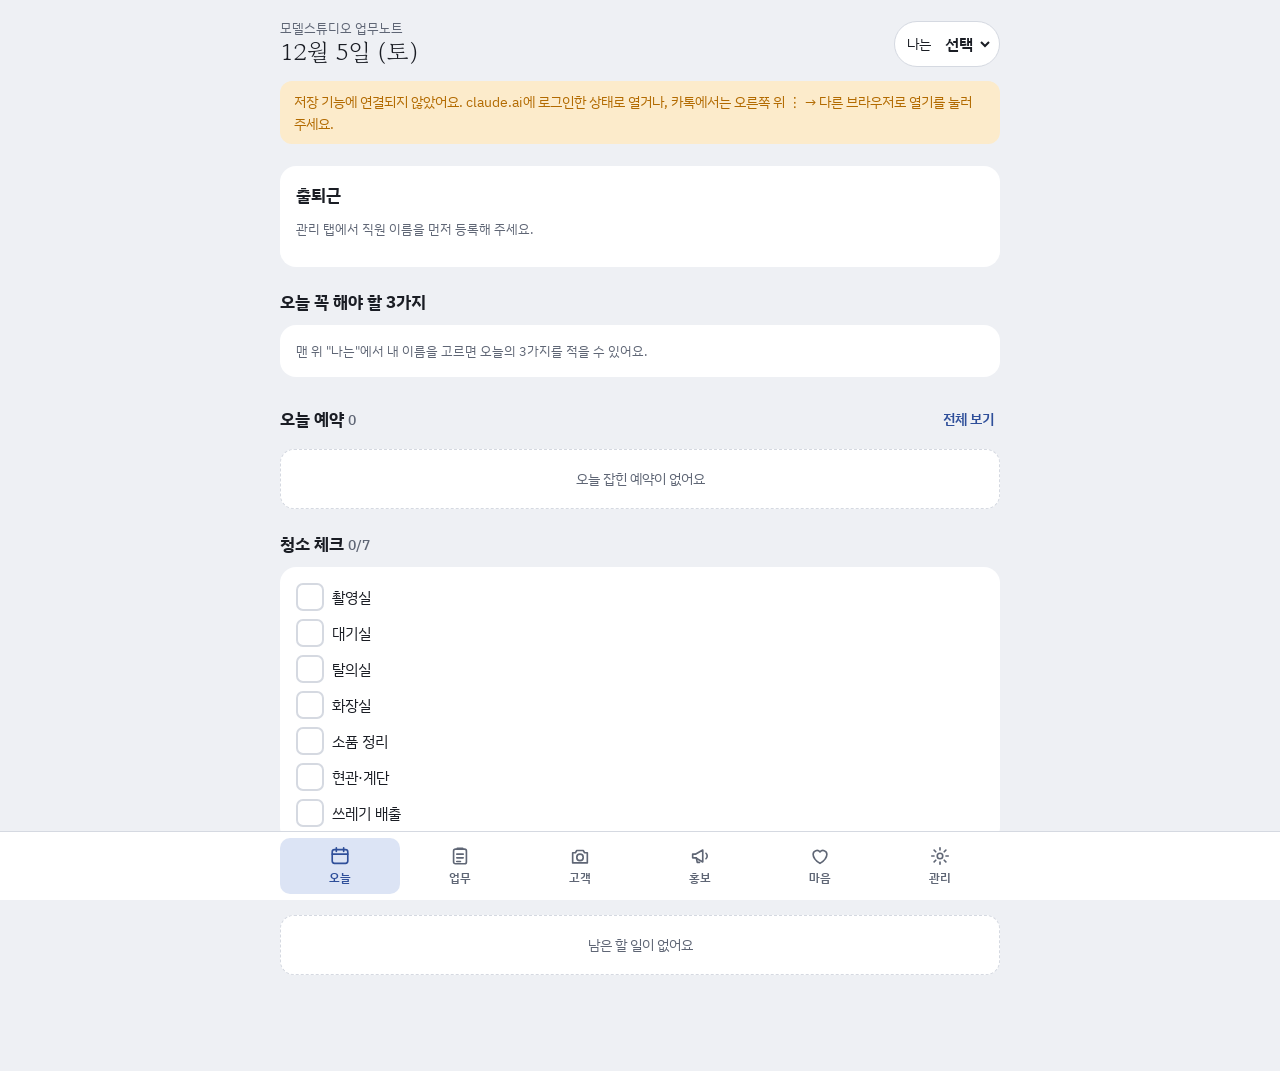
<file: designer/photo-editor.html>
<!doctype html><html><head><meta charset=utf8><meta name=viewport content="width=device-width,initial-scale=1,viewport-fit=cover"><style>:root{color-scheme:light;box-sizing:border-box;padding-top:env(safe-area-inset-top,0px);padding-bottom:env(safe-area-inset-bottom,0px)}html{scroll-padding-top:env(safe-area-inset-top,0px)}body{margin:0;padding:0;font:14px -apple-system,BlinkMacSystemFont,sans-serif;background:#fff;color:#000}img{max-width:100%}[hidden]:not([hidden=until-found i]){display:none!important}</style></head><body>
<title>모델스튜디오 업무노트</title>
<meta name="claude:viewport-fit-sides" content="cover">
<link rel="stylesheet" href="https://fonts.googleapis.com/css2?family=IBM+Plex+Sans+KR:wght@400;500;600;700&family=Gowun+Batang:wght@700&display=swap">
<style>
/* 레이아웃: 휴대폰 한 손 조작 — 상단 날짜·이름, 본문 카드 목록, 하단 고정 탭 5개 */
:root{
  --bg:#EEF0F4; --surface:#FFFFFF; --sunk:#E3E6EC; --ink:#1A1D24; --soft:#5F6675; --line:#D5D9E1;
  --accent:#2F4F9A; --accent-soft:#DCE4F5; --onaccent:#FFFFFF; --mark:#F3D46B;
  --ok:#2E7D57; --ok-soft:#DAEFE3; --warn:#B26A00; --warn-soft:#FCEBCB; --bad:#B4372F; --bad-soft:#F8DEDB;
  --f-body:"IBM Plex Sans KR",system-ui,-apple-system,sans-serif; --f-disp:"Gowun Batang",serif;
}
@media (prefers-color-scheme: dark){:root:not([data-theme="light"]){
  --bg:#13161C; --surface:#1D2129; --sunk:#262B35; --ink:#E9ECF2; --soft:#9AA2B2; --line:#2F3542;
  --accent:#8FAAE8; --accent-soft:#273556; --onaccent:#0F1420; --mark:#C9A73A;
  --ok:#6CC596; --ok-soft:#1E3A2B; --warn:#E5A84A; --warn-soft:#3D2E14; --bad:#EE8A80; --bad-soft:#43231F; color-scheme:dark}}
:root[data-theme="dark"]{
  --bg:#13161C; --surface:#1D2129; --sunk:#262B35; --ink:#E9ECF2; --soft:#9AA2B2; --line:#2F3542;
  --accent:#8FAAE8; --accent-soft:#273556; --onaccent:#0F1420; --mark:#C9A73A;
  --ok:#6CC596; --ok-soft:#1E3A2B; --warn:#E5A84A; --warn-soft:#3D2E14; --bad:#EE8A80; --bad-soft:#43231F; color-scheme:dark}
*{box-sizing:border-box}
body{background:var(--bg);color:var(--ink);font-family:var(--f-body);font-size:15px;line-height:1.55;font-variant-numeric:tabular-nums;
  padding-left:max(16px,env(safe-area-inset-left,0px));padding-right:max(16px,env(safe-area-inset-right,0px));padding-block:0 96px}
.page{max-width:720px;margin:0 auto}
button,input,select,textarea{font:inherit;color:inherit}
button{cursor:pointer}
:focus-visible{outline:2px solid var(--accent);outline-offset:2px}
h1,h2,h3{margin:0;text-wrap:balance}
p{margin:0}

/* 상단 */
.top{display:flex;justify-content:space-between;align-items:flex-end;gap:12px;padding:18px 0 14px;flex-wrap:wrap}
.top .date{font-family:var(--f-disp);font-size:24px;line-height:1.2}
.top .studio{color:var(--soft);font-size:13px}
.me{display:flex;align-items:center;gap:6px;background:var(--surface);border:1px solid var(--line);border-radius:999px;padding:4px 6px 4px 12px;font-size:14px}
.me select{border:0;background:transparent;font-weight:600;padding:4px}
.banner{background:var(--warn-soft);color:var(--warn);border-radius:12px;padding:10px 14px;font-size:14px;margin-bottom:12px}

/* 공통 */
.sec{margin-top:22px}
.sec-h{display:flex;justify-content:space-between;align-items:center;gap:8px;margin-bottom:10px}
.sec-h h2{font-size:17px;font-weight:700}
.sec-h .count{color:var(--soft);font-weight:500;font-size:14px;margin-left:4px}
.link{background:none;border:0;color:var(--accent);font-weight:600;font-size:14px;padding:4px}
.box{background:var(--surface);border-radius:16px;padding:16px}
.list{display:grid;gap:8px}
.item{background:var(--surface);border-radius:14px;padding:13px 14px;display:grid;gap:6px;min-width:0}
.item.done{opacity:.55}
.row{display:flex;align-items:center;gap:8px;flex-wrap:wrap;min-width:0}
.grow{flex:1;min-width:0}
.title{font-weight:600;overflow-wrap:anywhere}
.muted{color:var(--soft);font-size:13px}
.body{white-space:pre-wrap;overflow-wrap:anywhere;font-size:14px}
.chip{display:inline-flex;align-items:center;gap:4px;border-radius:999px;padding:2px 9px;font-size:12px;font-weight:600;background:var(--sunk);color:var(--soft);white-space:nowrap}
.chip.blue{background:var(--accent-soft);color:var(--accent)}
.chip.ok{background:var(--ok-soft);color:var(--ok)}
.chip.warn{background:var(--warn-soft);color:var(--warn)}
.chip.bad{background:var(--bad-soft);color:var(--bad)}
button.chip{border:0}
.edit{background:none;border:0;color:var(--soft);font-size:13px;padding:4px 2px}
.empty{color:var(--soft);font-size:14px;padding:18px 14px;text-align:center;background:var(--surface);border-radius:14px;border:1px dashed var(--line)}
.check{width:24px;height:24px;flex:none;border-radius:7px;border:2px solid var(--line);background:var(--surface);display:grid;place-items:center;padding:0}
.check.on{background:var(--accent);border-color:var(--accent)}
.check.on::after{content:"";width:10px;height:6px;border:2.5px solid var(--onaccent);border-top:0;border-right:0;transform:rotate(-45deg) translate(1px,-1px)}
.add{width:100%;border:1.5px dashed var(--line);background:transparent;border-radius:14px;padding:12px;color:var(--accent);font-weight:600}
.seg{display:flex;background:var(--sunk);border-radius:12px;padding:3px;gap:3px;overflow-x:auto}
.seg button{flex:1;border:0;background:transparent;border-radius:9px;padding:8px 10px;font-weight:600;color:var(--soft);white-space:nowrap}
.seg button.on{background:var(--surface);color:var(--ink);box-shadow:0 1px 3px rgba(0,0,0,.08)}

/* 출퇴근 */
.clock{display:grid;grid-template-columns:1fr 1fr;gap:10px}
.clock button{border:0;border-radius:14px;padding:16px 10px;font-weight:700;font-size:17px;display:grid;gap:2px}
.clock .in{background:var(--accent);color:var(--onaccent)}
.clock .out{background:var(--ink);color:var(--bg)}
.clock button small{font-weight:500;font-size:13px;opacity:.8}
.clock button[disabled]{background:var(--sunk);color:var(--soft);cursor:default}
/* 꼭 해야 할 3가지 */
.must{display:grid;gap:8px}
.must .slot{display:flex;align-items:center;gap:10px}
.must .num{width:24px;height:24px;flex:none;border-radius:50%;background:var(--mark);color:#1A1D24;display:grid;place-items:center;font-weight:700;font-size:13px}
.must input.mustin{flex:1;min-width:0;border:0;border-bottom:1px solid var(--line);background:transparent;padding:8px 2px}
.must .slot.on input.mustin,.must .slot.on .t{text-decoration:line-through;color:var(--soft)}
.others{display:grid;grid-template-columns:repeat(auto-fit,minmax(200px,1fr));gap:8px;margin-top:10px}
.others .item .t{font-size:14px}
.staffline{display:flex;flex-wrap:wrap;gap:6px;margin-top:12px}

/* 진행 단계 */
.steps{display:flex;gap:3px}
.steps i{flex:1;height:6px;border-radius:3px;background:var(--sunk)}
.steps i.on{background:var(--accent)}
.steps i.now{background:var(--mark)}
.spec{display:grid;grid-template-columns:repeat(auto-fit,minmax(88px,1fr));gap:6px}
.spec div{background:var(--sunk);border-radius:10px;padding:7px 10px}
.spec dt{font-size:11px;color:var(--soft)}
.spec dd{margin:0;font-weight:700;font-size:14px}
.next{border:0;background:var(--accent-soft);color:var(--accent);border-radius:10px;padding:6px 12px;font-weight:600;font-size:13px}
.sum{display:grid;grid-template-columns:repeat(3,1fr);gap:8px}
.sum div{background:var(--surface);border-radius:14px;padding:12px}
.sum b{display:block;font-size:19px}
.sum span{font-size:12px;color:var(--soft)}
.dategroup{font-size:13px;font-weight:700;color:var(--soft);margin:12px 2px 2px}
details>summary{cursor:pointer;color:var(--soft);font-size:14px;padding:8px 2px}

/* 출퇴근 기록표 */
.tablewrap{overflow-x:auto;background:var(--surface);border-radius:14px}
table{border-collapse:collapse;width:100%;font-size:13px}
th,td{padding:8px 10px;border-bottom:1px solid var(--line);text-align:left;white-space:nowrap}
th{color:var(--soft);font-weight:600;background:var(--sunk)}

/* 하단 탭 */
.nav{position:fixed;left:0;right:0;bottom:0;z-index:20;background:var(--surface);border-top:1px solid var(--line);
  padding:6px max(10px,env(safe-area-inset-right,0px)) calc(6px + env(safe-area-inset-bottom,0px)) max(10px,env(safe-area-inset-left,0px))}
.nav div{max-width:720px;margin:0 auto;display:grid;grid-template-columns:repeat(6,1fr)}
.nav button{border:0;background:none;padding:9px 0;font-weight:600;font-size:14px;color:var(--soft);border-radius:10px}
.nav button.on{color:var(--accent);background:var(--accent-soft)}

/* 입력 시트 */
.sheet-bg{position:fixed;inset:0;z-index:30;background:rgba(10,12,18,.45);display:flex;align-items:flex-end;justify-content:center}
.sheet{background:var(--bg);width:100%;max-width:640px;max-height:88%;overflow-y:auto;border-radius:20px 20px 0 0;
  padding:18px max(16px,env(safe-area-inset-right,0px)) calc(18px + env(safe-area-inset-bottom,0px)) max(16px,env(safe-area-inset-left,0px))}
.sheet h3{font-size:18px;margin-bottom:12px}
.fld{display:grid;gap:4px;margin-bottom:12px}
.fld label,.fld .lab{font-size:13px;font-weight:600;color:var(--soft)}
.fld input,.fld select,.fld textarea{width:100%;border:1px solid var(--line);background:var(--surface);border-radius:10px;padding:10px 12px}
.fld textarea{resize:vertical}
.two{display:grid;grid-template-columns:1fr 1fr;gap:10px}
.radios{display:flex;gap:6px;flex-wrap:wrap}
.radios label{display:block}
.radios input{position:absolute;width:1px;height:1px;padding:0;opacity:0;pointer-events:none}
.radios span{display:block;border:1px solid var(--line);background:var(--surface);border-radius:999px;padding:7px 14px;font-weight:600;font-size:14px;color:var(--soft)}
.radios input:checked+span{background:var(--accent);border-color:var(--accent);color:var(--onaccent)}
.radios input:focus-visible+span{outline:2px solid var(--accent);outline-offset:2px}
.acts{display:flex;gap:8px;margin-top:6px}
.btn{border:0;border-radius:12px;padding:12px 16px;font-weight:700}
.btn.pri{background:var(--accent);color:var(--onaccent);flex:1}
.btn.ghost{background:var(--sunk);color:var(--ink)}
.btn.del{background:var(--bad-soft);color:var(--bad)}
.ybstat{display:grid;grid-template-columns:repeat(auto-fit,minmax(92px,1fr));gap:8px}
.ybstat button{border:0;background:var(--surface);border-radius:14px;padding:10px 12px;text-align:left;display:grid;gap:2px;min-height:64px}
.ybstat b{font-size:20px}.ybstat span{font-size:12px;color:var(--soft)}
.ybstat button.on{box-shadow:inset 0 0 0 2px var(--accent)}
.ybstat button.alarm{background:var(--bad-soft)}.ybstat button.alarm b,.ybstat button.alarm span{color:var(--bad)}
.ybtools{display:grid;grid-template-columns:repeat(auto-fit,minmax(130px,1fr));gap:8px}
.ybtools input,.ybtools select{min-width:0;width:100%;border:1px solid var(--line);background:var(--surface);border-radius:10px;padding:10px 12px;min-height:44px}
.ybtools input{grid-column:1/-1}
.ybbar{height:8px;border-radius:4px;background:var(--sunk);overflow:hidden;min-width:60px}
.ybbar i{display:block;height:100%;background:var(--accent);border-radius:4px}
.ybwrap{overflow-x:auto;background:var(--surface);border-radius:14px}
.ybt{border-collapse:collapse;width:100%;min-width:960px;font-size:14px}
.ybt th{text-align:left;font-size:12px;font-weight:600;color:var(--soft);padding:10px;border-bottom:1px solid var(--line);white-space:nowrap}
.ybt td{padding:10px;border-bottom:1px solid var(--line);vertical-align:middle}
.ybt tbody tr{cursor:pointer}.ybt tbody tr:last-child td{border-bottom:0}
.yblink{border:0;background:none;padding:0;font-weight:700;text-align:left;color:var(--accent);min-height:32px}
.ybpgt{min-width:120px;border:1px solid transparent;background:var(--sunk);border-radius:8px;padding:7px 10px}
.ybno{white-space:nowrap}
.ybpg,.ybpg .ybros{grid-template-columns:minmax(0,1fr)}.ybver{grid-template-columns:minmax(0,1fr)}
.ybpg select{border:1px solid var(--line);background:var(--surface);border-radius:10px;padding:8px 10px;min-height:40px;max-width:100%;min-width:0}
.ybthumb{border:0;padding:0;background:none;width:44px;height:44px;border-radius:8px;overflow:hidden;flex:none}
.ybthumb img{width:100%;height:100%;object-fit:cover;display:block}
.ybthumb.big{width:100%;height:auto;aspect-ratio:4/5}
.ybcmp{display:grid;grid-template-columns:1fr 1fr;gap:8px}.ybcmp figure{margin:0;display:grid;gap:4px}.ybcmp figcaption{font-size:12px;color:var(--soft);text-align:center}
.ybver{display:grid;gap:4px;padding-bottom:8px;border-bottom:1px solid var(--line);min-width:0}
.ybpath{font-size:13px;background:var(--sunk);border-radius:8px;padding:6px 8px;overflow-wrap:anywhere;user-select:all}
.ybwarn{background:var(--warn-soft);color:var(--warn);border-radius:10px;padding:10px 12px;font-size:14px;font-weight:600}
.ybstat.ybm4{grid-template-columns:repeat(auto-fit,minmax(150px,1fr))}.ybm4>div{min-width:0}.ybm4 b{overflow-wrap:anywhere}.ybm4 span{font-size:12px;color:var(--soft)}.ybm4>div{background:var(--surface);border-radius:14px;padding:12px;display:grid;gap:2px}.ybm4>div.alarm{background:var(--bad-soft)}.ybm4 b{font-size:18px}
.ybm{padding:6px 0;border-bottom:1px solid var(--line)}.ybm:last-of-type{border-bottom:0}
.ybbulk .btn{min-height:44px}.ybtools.ybbulk input{grid-column:auto}
.ybtg{border:1px solid var(--line);background:var(--surface);border-radius:999px;padding:8px 13px;font-weight:600;font-size:14px;min-height:40px}
.ybtg.on{background:var(--accent-soft);color:var(--accent);border-color:transparent}
.ybros{display:grid;gap:8px;margin-top:6px;padding-top:8px;border-top:1px solid var(--line)}
.ybstu{display:grid;grid-template-columns:auto 1fr auto auto;gap:4px 8px;align-items:center}
.ybstu input{grid-column:1/-1;grid-row:2;min-width:0;width:100%;border:1px solid var(--line);background:var(--bg);border-radius:8px;padding:7px 10px;font-size:14px}
.ybckt{min-width:0;border:0;background:transparent;padding:6px 4px}
.ybres{display:grid;gap:8px;margin-top:12px;justify-items:start}
.ybres .fold{background:var(--sunk);width:100%;padding:0 12px}.ybchk summary{min-height:44px;padding:8px 0}.ybchk ul{margin:0;padding:0 0 10px 18px;font-size:14px}
@media (min-width:900px){.page.wide{max-width:1180px}}
@media (max-width:480px){.ybstat:not(.ybm4){grid-template-columns:repeat(4,1fr);gap:6px}.ybstat.ybm4{grid-template-columns:repeat(2,minmax(0,1fr))}.ybstat button{padding:8px;min-height:54px;align-content:start}.ybstat b{font-size:17px}.ybstat span{font-size:11px;line-height:1.3}}
.inline{display:flex;gap:8px}
.inline input{flex:1;min-width:0;border:1px solid var(--line);background:var(--surface);border-radius:10px;padding:10px 12px}
.toast{position:fixed;left:50%;bottom:calc(80px + env(safe-area-inset-bottom,0px));transform:translateX(-50%);z-index:40;background:var(--ink);color:var(--bg);padding:10px 16px;border-radius:12px;font-size:14px;max-width:calc(100% - 32px)}
/* 첨부 파일 */
.files{display:flex;flex-wrap:wrap;gap:6px}
.thumb{width:64px;height:64px;padding:0;border:1px solid var(--line);border-radius:10px;overflow:hidden;background:var(--sunk);display:grid;place-items:center;font-size:11px;color:var(--soft)}
.thumb img{width:100%;height:100%;object-fit:cover;display:block}
.fchip{display:inline-flex;align-items:center;gap:6px;max-width:100%;background:var(--sunk);color:var(--ink);text-decoration:none;border-radius:10px;padding:6px 10px;font-size:13px}
.fchip span{overflow:hidden;text-overflow:ellipsis;white-space:nowrap;max-width:200px}
.fchip b,.frow .pdf{font-size:10px;font-weight:700;background:var(--bad-soft);color:var(--bad);border-radius:5px;padding:1px 5px;flex:none}
.flist{display:grid;gap:6px;margin-bottom:8px}
.frow{display:flex;align-items:center;gap:10px;background:var(--surface);border-radius:10px;padding:8px 10px;font-size:14px;overflow-wrap:anywhere}
.frow img{width:44px;height:44px;object-fit:cover;border-radius:8px;flex:none}
.drop{display:block;position:relative;text-align:center;border:1.5px dashed var(--accent);color:var(--accent);background:var(--accent-soft);border-radius:12px;padding:14px;font-weight:600;cursor:pointer}
.fld .drop input{position:absolute;opacity:0;width:1px;height:1px;padding:0;border:0}
.drop:focus-within{outline:2px solid var(--accent);outline-offset:2px}
.lb{position:fixed;inset:0;z-index:50;background:rgba(0,0,0,.85);display:flex;flex-direction:column;align-items:center;justify-content:center;gap:12px;padding:16px}
.lb img{max-width:100%;max-height:80vh;object-fit:contain;border-radius:8px}
.lb a,.lb button{color:#fff;background:rgba(255,255,255,.15);border:0;border-radius:10px;padding:8px 14px;font-weight:600;text-decoration:none}
/* 촬영 컨셉 추천 */
.ccs{display:grid;gap:6px}
.cc{background:var(--sunk);border-radius:12px;padding:0 12px}
.cc>summary{padding:11px 0;color:var(--ink);font-size:15px;list-style-position:inside}
.cc[open]{padding-bottom:12px}
.ccd{display:grid;grid-template-columns:auto 1fr;gap:4px 10px;margin:0 0 10px;font-size:14px}
.ccd dt{color:var(--soft);font-weight:600}
.ccd dd{margin:0;overflow-wrap:anywhere}
.picked{background:var(--accent-soft);border-radius:12px;padding:10px 12px}
/* 홍보: 블로그 글·인스타 릴스 */
.acts2{display:flex;flex-wrap:wrap;gap:8px}
.acts2 .btn{flex:1 1 150px;padding:11px 12px;font-size:14px;min-height:46px}
/* 접었다 펴는 칸: 제목 줄 전체를 눌러 펼치기 */
details.smile>summary{display:flex;align-items:center;gap:8px;list-style:none;cursor:pointer}details.smile>summary::-webkit-details-marker{display:none}details.smile[open] summary .muted{visibility:hidden}details.smile .body{margin-top:8px;font-weight:700;color:var(--accent)}
.fold{background:var(--surface);border-radius:16px;padding:0 16px}
.fold>summary{display:flex;align-items:center;justify-content:space-between;gap:8px;padding:14px 0;min-height:52px;list-style:none;color:var(--ink)}
.fold>summary::-webkit-details-marker{display:none}
.fold>summary h2{font-size:17px;font-weight:700}
.fold>summary::after{content:"";width:9px;height:9px;flex:none;border-right:2px solid var(--soft);border-bottom:2px solid var(--soft);transform:rotate(45deg) translate(-2px,-2px);transition:transform .2s}
.fold[open]>summary::after{transform:rotate(-135deg) translate(-2px,-2px)}
.fold[open]>summary .muted{display:none}
.fold[open]{padding-bottom:14px}
.fold .count{margin-left:6px;color:var(--soft);font-weight:500;font-size:14px}
.fold .list .item{background:var(--sunk)}
.fold .igref{background:var(--surface)}
.refs{display:grid;grid-template-columns:1fr 1fr;gap:8px}
.igref{display:flex;align-items:center;gap:6px;min-width:0;min-height:44px;padding:8px 10px;border-radius:10px;background:var(--sunk);color:var(--accent);font-weight:600;text-decoration:none;overflow:hidden}
.igref .muted{overflow:hidden;text-overflow:ellipsis;white-space:nowrap;flex:1;min-width:0}
@media (max-width:380px){.refs{grid-template-columns:1fr}}
.thumb.cv{width:150px;height:200px}
.gen{background:var(--sunk);border-radius:12px;padding:12px;display:grid;gap:6px}
.copyrow{display:flex;gap:6px;flex-wrap:wrap}
.reel{display:grid;gap:10px;justify-items:center;background:var(--sunk);border-radius:12px;padding:12px}
.reel video{width:min(240px,100%);aspect-ratio:9/16;border-radius:10px;background:#000}
.bar{height:6px;border-radius:3px;background:var(--line);overflow:hidden}
.bar i{display:block;height:100%;background:var(--accent);transition:width .4s}
.box .drop input{position:absolute;opacity:0;width:1px;height:1px;padding:0;border:0}
/* 사진 편집실: 사진 색을 정확히 보도록 두 테마 모두 어두운 작업 화면 */
.ed{position:fixed;inset:0;z-index:60;background:#111317;color:#e8eaee;display:flex;flex-direction:column;padding:env(safe-area-inset-top,0px) env(safe-area-inset-right,0px) env(safe-area-inset-bottom,0px) env(safe-area-inset-left,0px)}
.ed button{color:inherit;font:inherit}
.ed button[disabled]{opacity:.4}
.ed-top{display:flex;align-items:center;gap:6px;padding:8px 12px}
.ed-top b{font-size:16px}
.ed-top button{background:#262a31;border:0;border-radius:10px;padding:9px 12px;font-weight:600;min-height:40px;user-select:none;-webkit-user-select:none}
.ed-stage{flex:1;min-height:0;position:relative;display:grid;place-items:center;padding:8px;touch-action:none;overflow:hidden}
.ed-stage canvas{position:absolute;inset:8px;margin:auto;max-width:calc(100% - 16px);max-height:calc(100% - 16px);display:block}
.ed-stage.heal canvas{cursor:crosshair}
.ed-crop{position:absolute;border:2px solid #fff;box-shadow:0 0 0 9999px rgba(0,0,0,.55);cursor:move;touch-action:none}
.ed-crop::before{content:"";position:absolute;inset:33.33% 0;border-block:1px solid rgba(255,255,255,.4);pointer-events:none}
.ed-crop::after{content:"";position:absolute;inset:0 33.33%;border-inline:1px solid rgba(255,255,255,.4);pointer-events:none}
.ed-crop i{position:absolute;width:30px;height:30px;border:4px solid #fff;touch-action:none;z-index:1}
.ed-crop i[data-h=nw]{left:-6px;top:-6px;border-right:0;border-bottom:0;cursor:nwse-resize}
.ed-crop i[data-h=ne]{right:-6px;top:-6px;border-left:0;border-bottom:0;cursor:nesw-resize}
.ed-crop i[data-h=sw]{left:-6px;bottom:-6px;border-right:0;border-top:0;cursor:nesw-resize}
.ed-crop i[data-h=se]{right:-6px;bottom:-6px;border-left:0;border-top:0;cursor:nwse-resize}
.ed-tabs{display:flex;gap:4px;padding:6px 10px;overflow-x:auto;scrollbar-width:none;border-top:1px solid #262a31}
.ed-tabs::-webkit-scrollbar{display:none}
.ed-tabs button{flex:1;border:0;background:transparent;border-radius:10px;padding:10px 8px;font-weight:700;white-space:nowrap;color:#9aa0ab;min-height:42px}
.ed-tabs button.on{background:#2f4f9a;color:#fff}
.ed-panel{max-height:38vh;overflow-y:auto;padding:6px max(16px,env(safe-area-inset-right,0px)) 14px max(16px,env(safe-area-inset-left,0px));display:grid;gap:10px;overscroll-behavior:contain;align-content:start}
.ed-sl{display:grid;gap:2px;font-size:13px}
.ed-sl span{display:flex;justify-content:space-between;color:#b8bdc7}
.ed-sl input{width:100%;accent-color:#8faae8;min-height:28px}
.ed-g{font-size:12px;font-weight:700;color:#8faae8;margin-top:4px;letter-spacing:.06em}
.ed-row{display:flex;flex-wrap:wrap;gap:6px;align-items:center}
.ed-row button,.ed-btn{background:#262a31;border:0;border-radius:999px;padding:9px 14px;font-weight:600;font-size:14px;min-height:40px}
.ed-row button.on{background:#2f4f9a;color:#fff}
.ed-btn{border-radius:12px;width:100%}
.ed-btn.pri{background:#2f4f9a;color:#fff}
.ed-note{font-size:13px;color:#9aa0ab;margin:0}
.zprev{display:grid;grid-template-columns:1fr 1fr;gap:8px}.zprev figure{margin:0;display:grid;gap:4px}.zprev canvas{width:100%;height:auto;border-radius:8px;background:#000}.zprev figcaption{font-size:12px;color:#9aa0ab;text-align:center}
.ed-busy{text-align:center;padding:20px 0;color:#b8bdc7}
.ed input[type=text]{background:#262a31;border:0;border-radius:10px;padding:10px 12px;color:#e8eaee;width:100%}
.bt-grid{flex:1;min-height:0;overflow-y:auto;display:grid;grid-template-columns:repeat(auto-fill,minmax(150px,1fr));gap:8px;padding:8px 12px;align-content:start}
.bt-grid figure{margin:0;display:grid;gap:4px}
.bt-grid canvas{width:100%;height:auto;border-radius:8px;background:#000}
.bt-grid figcaption{font-size:12px;color:#9aa0ab;overflow:hidden;text-overflow:ellipsis;white-space:nowrap}
@media (min-width:900px){#bt .bt-grid{grid-row:2/4}}
@media (min-width:900px){.ed{display:grid;grid-template-columns:1fr 360px;grid-template-rows:auto auto 1fr}.ed-top{grid-column:1/3}.ed-stage{grid-row:2/4}.ed-tabs{border-top:0}.ed-panel{max-height:none}}
.lb textarea{width:100%;max-width:560px;height:60vh;border:0;border-radius:10px;padding:12px;background:var(--surface);color:var(--ink)}
/* 휴대폰: 손가락으로 누르기 쉽게(40px 이상), 입력할 때 화면이 확대되지 않게(16px) */
html{-webkit-text-size-adjust:100%}
button,a,label,select,summary{touch-action:manipulation;-webkit-tap-highlight-color:transparent}
input,select,textarea{font-size:16px}
.me select{font-size:16px;padding:6px 4px}
.check{width:28px;height:28px;position:relative}
.check::before{content:"";position:absolute;inset:-8px}
.edit{padding:10px 8px;margin:-8px -6px -8px 0;font-size:14px}
.link{padding:8px 6px;min-height:40px}
.link[data-act=month]{min-width:40px;font-size:22px;line-height:1}
button.chip{padding:7px 12px;font-size:13px}
.item.lunchv{display:block;width:100%;text-align:left;font:inherit;color:inherit;cursor:pointer}.item.lunchv:disabled{cursor:default}.item.lunchv.on{outline:2px solid var(--accent);outline-offset:-2px}
.next{padding:9px 14px;font-size:14px}
.seg{scrollbar-width:none}.seg::-webkit-scrollbar{display:none}
.seg button{min-height:40px}
.clock button{min-height:76px;align-content:center}
.tel{color:var(--accent);font-weight:600;text-decoration:none;display:inline-block;padding:9px 0;margin:-9px 0}
.pick{display:flex;flex-wrap:wrap;gap:8px;margin-top:10px}
.pick button{border:1px solid var(--line);background:var(--surface);border-radius:999px;padding:10px 16px;font-weight:600}
.nav button{display:grid;justify-items:center;gap:2px;padding:7px 0 6px;font-size:12px}
.nav svg{width:22px;height:22px;fill:none;stroke:currentColor;stroke-width:1.8;stroke-linecap:round;stroke-linejoin:round}
.sheet{max-height:92dvh;overscroll-behavior:contain}
.sheet .acts{position:sticky;bottom:calc(-18px - env(safe-area-inset-bottom,0px));background:var(--bg);margin:6px -4px calc(-18px - env(safe-area-inset-bottom,0px));padding:10px 4px calc(12px + env(safe-area-inset-bottom,0px))}
.sheet .btn{min-height:48px}
.hr{font-size:16px}
.staffrow .grow{flex-basis:100%}
@media (min-width:480px){.staffrow .grow{flex-basis:auto}}
/* 다른 지점 글 가져오기: 화면 전체를 덮는 편집기 (페이지 테마 그대로) */
.imp{position:fixed;inset:0;z-index:55;background:var(--bg);color:var(--ink);overflow-y:auto;overscroll-behavior:contain;padding:0 max(16px,env(safe-area-inset-right,0px)) calc(28px + env(safe-area-inset-bottom,0px)) max(16px,env(safe-area-inset-left,0px))}
.imp-top{position:sticky;top:0;z-index:2;display:flex;align-items:center;gap:10px;max-width:720px;margin:0 auto;padding:calc(10px + env(safe-area-inset-top,0px)) 0 10px;background:var(--bg)}
.imp-top b{flex:1;font-size:17px}
.imp-top .btn{padding:9px 14px;min-height:42px}
.imp-in{max-width:720px;margin:0 auto}
.imp-steps{margin:0;padding-left:22px;display:grid;gap:18px}
.imp-steps li::marker{font-weight:700;color:var(--accent)}
.imp-steps label:not(.drop),.imp-steps .lab{display:block;font-size:14px;font-weight:700;margin-bottom:6px}
.imp-steps select,.imp-steps textarea{width:100%;border:1px solid var(--line);background:var(--surface);border-radius:10px;padding:10px 12px}
.imp-steps .inline .btn{display:flex;align-items:center;text-decoration:none}
.imp-steps .muted{margin-top:4px}
.imp-steps .drop input{position:absolute;opacity:0;width:1px;height:1px;padding:0;border:0}
.imp-grid{display:grid;grid-template-columns:repeat(auto-fill,minmax(132px,1fr));gap:8px;margin:10px 0}
.imp-tile{margin:0;position:relative;border-radius:12px;overflow:hidden;background:var(--sunk);display:grid}
.imp-tile img{width:100%;max-width:100%;aspect-ratio:4/5;object-fit:cover;display:block}
.imp-tile select{width:100%;border:0;border-top:1px solid var(--line);background:var(--surface);padding:8px}
.imp-num{position:absolute;left:8px;top:8px;min-width:26px;height:26px;padding:0 7px;border-radius:999px;background:var(--mark);color:#1A1D24;display:grid;place-items:center;font-weight:700;font-size:13px}
.imp-x{position:absolute;right:6px;top:6px;width:32px;height:32px;border-radius:50%;border:0;background:rgba(0,0,0,.55);color:#fff;font-size:18px;line-height:1}
.imp-busy{display:flex;align-items:center;gap:10px;margin-top:16px;background:var(--accent-soft);color:var(--accent);border-radius:12px;padding:10px 12px;font-weight:600}
.imp-spin{width:18px;height:18px;flex:none;border-radius:50%;border:2.5px solid currentColor;border-right-color:transparent}
@media (prefers-reduced-motion:no-preference){.imp-spin{animation:impsp .8s linear infinite}@keyframes impsp{to{transform:rotate(360deg)}}}
.imp-err{margin-top:10px;color:var(--bad);background:var(--bad-soft);border-radius:10px;padding:10px 12px;font-size:14px}
.imp-post{display:grid;gap:10px}
.imp-post input,.imp-post textarea{width:100%;border:1px solid transparent;background:var(--sunk);border-radius:10px;padding:10px 12px;line-height:1.6}
.imp-post input:focus,.imp-post textarea:focus{border-color:var(--accent);background:var(--surface)}
.imp-post .imp-title{font-family:var(--f-disp);font-size:20px;font-weight:700}
.imp-post .imp-head{font-weight:700}
.imp-sec{display:grid;gap:6px;padding-top:8px;border-top:1px solid var(--line)}
.imp-chg{margin:0;padding-left:18px;display:grid;gap:4px;font-size:14px}
.imp-chg li.warn{color:var(--warn);font-weight:600}
.imp-out{width:100%;border:1px solid var(--line);background:var(--surface);border-radius:12px;padding:12px;line-height:1.6}
@media (max-width:380px){.two{grid-template-columns:1fr}.sum{grid-template-columns:1fr 1fr}}
@media (prefers-reduced-motion:no-preference){.sheet{animation:up .2s ease-out}@keyframes up{from{transform:translateY(24px);opacity:.6}}}
</style>

<div class="page">
  <header class="top">
    <div><div class="studio">모델스튜디오 업무노트</div><div class="date" id="today"></div></div>
    <label class="me">나는 <select id="meSel" aria-label="내 이름"></select></label>
  </header>
  <div id="banner"></div>
  <main id="view"><div class="empty">불러오는 중…</div></main>
</div>

<nav class="nav" aria-label="메뉴"><div>
  <button data-act="tab" data-v="today"><svg viewBox="0 0 24 24" aria-hidden="true"><rect x="3.5" y="5" width="17" height="15" rx="2.5"/><path d="M3.5 10h17M8 3v4M16 3v4"/></svg>오늘</button>
  <button data-act="tab" data-v="work"><svg viewBox="0 0 24 24" aria-hidden="true"><rect x="5" y="4.5" width="14" height="16" rx="2"/><path d="M9 4.5V3.5h6v1M8.5 10h7M8.5 14h7M8.5 18h4"/></svg>업무</button>
  <button data-act="tab" data-v="cust"><svg viewBox="0 0 24 24" aria-hidden="true"><path d="M4 8.5h3l1.5-2.5h7L17 8.5h3v11H4z"/><circle cx="12" cy="13.5" r="3.5"/></svg>고객</button>
  <button data-act="tab" data-v="promo"><svg viewBox="0 0 24 24" aria-hidden="true"><path d="M4 10v4h3l8 4.5v-13L7 10H4z"/><path d="M18.5 9a4 4 0 0 1 0 6M8 14l1 5h2.5"/></svg>홍보</button>
  <button data-act="tab" data-v="heart"><svg viewBox="0 0 24 24" aria-hidden="true"><path d="M12 20s-7.5-4.6-7.5-10A4.2 4.2 0 0 1 12 7.6 4.2 4.2 0 0 1 19.5 10c0 5.4-7.5 10-7.5 10z"/></svg>마음</button>
  <button data-act="tab" data-v="set"><svg viewBox="0 0 24 24" aria-hidden="true"><circle cx="12" cy="12" r="3"/><path d="M12 3v2.5M12 18.5V21M3 12h2.5M18.5 12H21M5.6 5.6l1.8 1.8M16.6 16.6l1.8 1.8M5.6 18.4l1.8-1.8M16.6 7.4l1.8-1.8"/></svg>관리</button>
</div></nav>
<div id="sheet"></div>
<div id="toast"></div>
<div id="lb"></div>

<script>
const $=s=>document.querySelector(s);
const esc=s=>String(s??'').replace(/[&<>"']/g,c=>({'&':'&amp;','<':'&lt;','>':'&gt;','"':'&quot;',"'":'&#39;'}[c]));
const pad=n=>String(n).padStart(2,'0');
const ymd=d=>d.getFullYear()+'-'+pad(d.getMonth()+1)+'-'+pad(d.getDate());
const today=()=>ymd(new Date());
const nowHM=()=>{const d=new Date();return pad(d.getHours())+':'+pad(d.getMinutes())};
const WD='일월화수목금토';
const fmtD=s=>{if(!s)return'';const d=new Date(s+'T00:00');return isNaN(d)?s:(d.getMonth()+1)+'/'+d.getDate()+' ('+WD[d.getDay()]+')'};
const dday=s=>{if(!s)return null;return Math.round((new Date(s+'T00:00')-new Date(today()+'T00:00'))/864e5)};
const ddTxt=n=>n==null?'':n===0?'D-day':n>0?'D-'+n:'D+'+(-n);
const won=n=>(Number(n)||0).toLocaleString('ko-KR')+'원';
const ls=k=>{try{return localStorage.getItem(k)}catch(e){return null}};
const lss=(k,v)=>{try{localStorage.setItem(k,v)}catch(e){}};
const hm2m=t=>{if(!t)return null;const[a,b]=t.split(':').map(Number);return a*60+b};
const hrs=(i,o)=>{const a=hm2m(i),b=hm2m(o);if(a==null||b==null||b<a)return null;return (b-a)/60};

const DEFAULT_AREAS=['촬영실','대기실','탈의실','화장실','소품 정리','현관·계단','쓰레기 배출'];
const KINDS=['아기·성장','만삭','돌','가족','프로필','증명','웨딩','반려동물','상품','기타'];
const GRADES=['신규','단골','VIP'];
const DEFAULT_HOURS={'박진희':{start:'09:00',end:'17:30'},'강효심':{start:'09:00',end:'16:30'},'류미옥':{start:'16:00',end:'19:00'},'김진영':{start:'09:00',end:'18:00'}};
const DEFAULT_CONFIG={staff:['방상은','박진희','류미옥','강효심','김진영'],roles:{'방상은':'대표','박진희':'부장','류미옥':'매니저','강효심':'매니저','김진영':'디자이너'},hours:DEFAULT_HOURS,areas:DEFAULT_AREAS};
const DELIV=['사진 선택 대기','보정 중','인화·제작','출고 준비','출고 완료'];
const ALBUM=['계약','개인 촬영','단체·행사 촬영','편집','교정','인쇄','납품 완료'];
const RES=['예약','촬영 완료','취소'];
const DOCCAT=['계약서','견적서','스케줄표','명단','기타'];
// 촬영 컨셉 기본 모음: 촬영 종류마다 몇 가지. 날짜에 따라 3개씩 돌아가며 보여 줍니다
const C=(name,mood,bg,light,props,outfit,pose)=>({name,mood,bg,light,props,outfit,pose});
const CONCEPTS={
  '아기·성장':[C('햇살 침대','아침 햇살 같은 포근함','화이트 침구·커튼','창가 방향 큰 소프트박스','니트 인형, 작은 쿠션','아이보리 바디슈트','엎드려 고개 들기, 발가락 클로즈업'),C('꼬마 탐험가','호기심 가득 활동컷','우드 바닥, 텐트 세트','밝은 하이키','나무 블록, 지구본, 모자','멜빵바지·셔츠','기어가기·손 뻗기 연속 촬영'),C('클래식 흑백','시간이 지나도 질리지 않는','다크 그레이 배경지','측광 한 개 + 반사판','없음 (아이 표정에 집중)','민무늬 상의','엄마·아빠 손 위의 아이, 흑백 보정'),C('컬러 풍선','생기 있는 컬러 팝','파스텔 단색 배경지','정면 넓은 조명','풍선, 컨페티','단색 원피스·티셔츠','풍선 끈 잡기, 웃음 유도'),C('계절 피크닉','계절감 있는 야외 느낌','잔디 매트·피크닉 세트','따뜻한 톤 키라이트','바구니, 계절 과일','니트·린넨','바구니 옆 앉기, 과일 쥐기')],
  '만삭':[C('실루엣 라인','배 라인을 우아하게','블랙 배경','역광 림라이트','시폰 천','타이트 드레스 또는 상의 탈의','옆선 실루엣, 손 하트'),C('화이트 시폰','부드럽고 몽환적인','화이트 배경 + 바람','하이키 + 선풍기','긴 시폰 천','화이트 랩 드레스','천 날리기, 위로 바라보기'),C('부부 손잡기','함께 기다리는 설렘','뉴트럴 베이지','소프트박스 2개','초음파 사진, 아기 신발','톤 맞춘 니트','뒤에서 안기, 배 위 손 모으기'),C('꽃 왕관','자연스러운 보헤미안','드라이플라워 세트','따뜻한 측광','꽃 화관','린넨 원피스','화관 쓰고 눈 감기')],
  '돌':[C('한복 돌상','전통 돌잔치 느낌','돌상 세트·병풍','밝은 정면광','돌잡이 소품, 떡','색동 한복·복건','돌잡이 순간, 가족 정면'),C('모던 화이트 돌','깔끔한 미니멀','화이트 아치·풍선','하이키','숫자 1 풍선, 케이크','화이트 드레스·셔츠','케이크 앞 앉기'),C('스매시 케이크','장난스러운 순간','파스텔 배경','넓은 소프트','작은 케이크, 턱받이','편한 바디슈트','케이크 만지기 연속컷'),C('가족 피크닉 돌','따뜻한 가족 파티','피크닉 세트','따뜻한 톤','바구니, 가랜드','톤온톤 가족룩','가족이 아이 둘러싸기')],
  '가족':[C('톤온톤 니트','따뜻하고 단정한','베이지·그레이 배경','넓은 소프트박스 2개','없음','같은 계열 니트','계단식 배치, 아이 무릎 위'),C('화이트 셔츠 클래식','오래 걸어둘 액자용','그레이 배경','렘브란트 조명','의자 2개','화이트 셔츠·데님','가장 어른 중심 삼각 구도'),C('웃음 캔디드','자연스러운 웃음','밝은 단색','하이키','간지럼, 대화 유도','편한 캐주얼','서로 바라보기, 점프'),C('대가족 액자','명절·잔치 단체','넓은 배경지','고르게 넓은 조명','긴 의자, 계단 단상','드레스코드 1색 지정','앞줄 앉고 뒷줄 서기, 2~3컷')],
  '프로필':[C('비즈니스 신뢰','깔끔하고 믿음직한','그레이 그라데이션','버터플라이 조명','없음','네이비·차콜 정장','어깨 살짝 비틀고 정면 응시'),C('내추럴 라이프','편안한 일상 느낌','창가·소파 세트','창가 자연광 느낌','커피잔, 책','니트·셔츠','기대기, 웃으며 옆 보기'),C('흑백 인물','깊이 있는 인상','블랙 배경','측광 + 헤어라이트','없음','무채색 상의','턱 괴기, 클로즈업'),C('컬러 포인트','SNS용 생기','비비드 단색 배경','정면 강한 조명','없음','배경과 보색 상의','팔짱, 걸어오는 동작')],
  '증명':[C('여권·증명 규격','규격에 맞는 정면','화이트 배경','그림자 없는 양쪽 균등광','없음','어두운 단색 상의(흰옷 피하기)','정면, 귀 보이게, 무표정·입 다물기'),C('취업 증명','단정하고 밝은 인상','연한 블루·그레이','버터플라이 조명','없음','정장 재킷','살짝 미소, 턱 약간 당기기')],
  '웨딩':[C('클래식 스튜디오','정석 웨딩','화이트 아치','하이키 + 림라이트','부케, 베일','드레스·턱시도','베일 날리기, 이마 맞대기'),C('흑백 시네마','영화 같은 분위기','다크 배경','스포트 한 개','의자 하나','슬림 드레스','등 돌리고 손잡기'),C('내추럴 리허설','자연스러운 커플컷','라탄·드라이플라워','따뜻한 측광','들꽃 부케','가벼운 원피스·셔츠','걸으며 웃기')],
  '반려동물':[C('우리 집 막내','반려동물이 주인공','단색 배경','빠른 셔터용 밝은 조명','간식, 삑삑이 장난감','반다나','간식으로 시선 유도, 연속 촬영'),C('보호자와 함께','가족 같은 교감','뉴트럴 배경','소프트박스 2개','쿠션','톤 맞춘 상의','안고 얼굴 맞대기')],
  '상품':[C('화이트 누끼','쇼핑몰 기본컷','화이트 배경·아크릴판','상하 균등광','반사판','—','정면·45도·측면·디테일 4컷'),C('라이프스타일 연출','쓰임새가 보이는','우드 테이블·패브릭','창가 느낌 측광','계절 과일, 잎사귀','—','손에 든 컷, 사용 장면'),C('그림자 무드','감성 SNS용','단색 컬러 배경','하드라이트 + 그림자 패턴','블라인드, 식물 그림자','—','탑뷰·로우앵글')],
  '기타':[C('내추럴 스냅','편안한 기념사진','밝은 단색','하이키','없음','편한 옷','자연스러운 대화 중 캔디드'),C('클래식 인물','단정한 기념 인물','그레이 배경','렘브란트 조명','의자','단색 상의','정면·측면 2컷')],
};
const SEASON=m=>m>=3&&m<=5?'봄: 벚꽃·파스텔·밝은 하이키가 잘 어울려요':m>=6&&m<=8?'여름: 화이트·블루, 청량한 톤과 린넨 의상을 추천해요':m>=9&&m<=11?'가을: 니트·브라운·낙엽, 따뜻한 색온도를 추천해요':'겨울: 니트·화이트·트리, 포근한 조명을 추천해요';
const kindOf=r=>r.kind&&CONCEPTS[r.kind]?r.kind:/여권|증명|취업/.test((r.memo||'')+(r.customer||''))?'증명':/상품|제품/.test((r.memo||'')+(r.customer||''))?'상품':/만삭/.test(r.memo||'')?'만삭':/돌/.test(r.memo||'')?'돌':'기타';
function baseConcepts(r){const all=CONCEPTS[kindOf(r)],n=Math.min(3,all.length),day=Math.floor(Date.now()/864e5);return Array.from({length:n},(_,i)=>all[(day+i)%all.length])}
const conceptText=c=>`${c.name} — ${c.mood}\n배경: ${c.bg}\n조명: ${c.light}\n소품: ${c.props}\n의상: ${c.outfit}\n포즈: ${c.pose}`;
// 홍보(블로그·인스타 릴스): 같은 퀸즈가 지점들(시흥·포천·울산·대구) 계정처럼 "지역+촬영종류" 해시태그와 계절 행사를 앞세웁니다
const PROMO_DEF={name:'퀸즈가스튜디오 문경점',area:'문경',phone:'',tags:'#문경가족사진 #문경대가족사진 #문경사진관 #점촌사진관 #문경리마인드웨딩 #문경프로필사진 #문경증명사진 #퀸즈가스튜디오 #퀸즈가문경점'};
const KTAG={'아기·성장':'성장사진','만삭':'만삭사진','돌':'돌사진','가족':'가족사진','프로필':'프로필사진','증명':'증명사진','웨딩':'리마인드웨딩','반려동물':'반려동물사진','상품':'제품사진','기타':'사진관'};
const PROMO_SEASON=m=>({1:'설 명절 가족사진',2:'졸업·입학 기념사진',3:'입학·새 학기 프로필',4:'봄 가족사진',5:'가정의 달 가족사진·부모님 선물',6:'리마인드웨딩',7:'여름방학 형제·우정 사진',8:'추석 가족사진 미리 예약',9:'추석 명절 가족사진',10:'가을 리마인드웨딩·칠순 기념',11:'연말 가족사진·졸업앨범',12:'연말·새해 가족사진'})[m];
// 참고하는 퀸즈가 지점: [이름, 인스타 아이디, 네이버 블로그 아이디]
const REF_IG=[['퀸즈가 포천점','studio_allie','allie0526'],['퀸즈가 울산점','a_and_f_studio','ib-company'],['퀸즈가 시흥점','queens_ga_siheung','queens_ga'],['퀸즈가 대구점','daegu5850110','5850110'],['퀸즈가 광주점','eluda_studio','eludastudio'],['퀸즈가 순천점','youth_studio__','mom-photo'],['퀸즈가 익산점','studio239_family','ssoonpt'],['퀸즈가 진주점','studiotok','studiotok']];
const POST_PH=n=>Array.from({length:Math.min(n,6)},(_,i)=>`[사진${i+1}]`);

const S={db:null,me:ls('me')||'',tab:ls('tab')||'today',sub:{work:'plans',cust:'reservations',heart:'smile'},
  yb:{q:'',st:'all',year:'',owner:'',sort:'due',view:ls('ybView')||(window.innerWidth>=900?'table':'card')},ybView:'list',ybRp:{kind:'day',day:today(),month:today().slice(0,7)},ybOpen:'',ybTab:'over',ybRos:'',ybRev:{st:'open',who:''},ybPdfBusy:false,ybPg:{st:'',who:''},ybPgOpen:'',ybPend:{},ybUp:'',
  planKind:'일',delivDone:false,albumDone:false,month:today().slice(0,7),docCat:'전체',
  config:{staff:[],roles:{},hours:{},areas:DEFAULT_AREAS},must:{},configLoaded:false,data:{},att:{},clean:{},armed:null,readOnly:false,
  assets:null,formFiles:[],formTok:0,uploading:0,sample:null,ai:{},ccOpen:{},formM:'',promo:null,pp:{},dl:null};

const M={
  plans:{name:'계획',fields:[{k:'kind',l:'구분',t:'seg',o:['일','주','월','연'],def:()=>S.planKind},{k:'date',l:'시작 날짜',t:'date',def:today},{k:'owner',l:'담당',t:'staff',all:1,def:()=>S.me||'전체'},{k:'text',l:'계획 내용',t:'area',req:1},{k:'report',l:'결과 보고',t:'area',ph:'한 일, 결과, 남은 문제'}]},
  journal:{name:'업무일지',fields:[{k:'date',l:'날짜',t:'date',def:today},{k:'author',l:'작성자',t:'staff',def:()=>S.me},{k:'did',l:'오늘 한 일',t:'area',req:1},{k:'issue',l:'특이사항',t:'area'},{k:'next',l:'내일 할 일',t:'area'}]},
  todos:{name:'할 일',fields:[{k:'text',l:'할 일',t:'text',req:1},{k:'owner',l:'담당',t:'staff',all:1,def:()=>S.me||'전체'},{k:'due',l:'마감일',t:'date'}]},
  reservations:{name:'예약',fields:[{k:'date',l:'날짜',t:'date',def:today,half:1},{k:'time',l:'시간',t:'time',half:1},{k:'customer',l:'고객명',t:'text',req:1,half:1},{k:'phone',l:'연락처',t:'tel',half:1},{k:'kind',l:'촬영 종류',t:'select',o:KINDS},{k:'people',l:'인원',t:'text',half:1},{k:'status',l:'상태',t:'stage',o:RES,half:1},{k:'memo',l:'메모',t:'area'},{k:'concept',l:'촬영 컨셉',t:'area',ph:'오늘 화면의 컨셉 추천에서 고르거나 직접 적어요'},{k:'files',l:'첨부 파일 (계약서·촬영 안내 등)',t:'files'}]},
  deliveries:{name:'사진 출고',fields:[{k:'customer',l:'고객명',t:'text',req:1,half:1},{k:'phone',l:'연락처',t:'tel',half:1},{k:'kind',l:'촬영 종류',t:'select',o:KINDS},{k:'shot',l:'촬영일',t:'date',half:1},{k:'due',l:'출고 예정일',t:'date',half:1},{k:'stage',l:'진행 상황',t:'stage',o:DELIV},{k:'items',l:'출고 품목',t:'text',ph:'예: 액자 1, 앨범 1, 원본 파일'},{k:'memo',l:'메모',t:'area'},{k:'files',l:'첨부 파일',t:'files'}]},
  albums:{name:'학교 프로젝트',fields:[{k:'school',l:'학교·단체명',t:'text',req:1},{k:'year',l:'학년도',t:'number',half:1,def:()=>ybAcadYear(today())},{k:'stage',l:'진행 상황',t:'stage',o:ALBUM,half:1},{k:'teacher',l:'담당 교사',t:'text',half:1},{k:'teacherPhone',l:'교사 연락처',t:'tel',half:1},{k:'owner',l:'담당 직원',t:'staff',half:1},{k:'classes',l:'학급 수',t:'number',half:1},{k:'students',l:'학생 수',t:'number',half:1},{k:'copies',l:'제작 부수(권)',t:'number',half:1,boss:1},{k:'size',l:'앨범 규격',t:'text',half:1,ph:'예: 216×303mm'},{k:'pages',l:'총 페이지(면)',t:'number',half:1},{k:'contractDate',l:'계약일',t:'date',half:1},{k:'grad',l:'졸업 일자',t:'date',half:1},{k:'dueDate',l:'납품 예정일 (비우면 졸업 한 달 전)',t:'date',half:1},{k:'printDays',l:'인쇄 소요일',t:'number',half:1,ph:'비우면 14일'},{k:'proofDays',l:'교정 기간',t:'number',half:1,ph:'비우면 14일'},{k:'designDays',l:'디자인 작업 기간',t:'number',ph:'비우면 30일'},{k:'stand',l:'보강대',t:'yn'},{k:'personal',l:'개인화',t:'yn'},{k:'files',l:'계약서·서류 파일',t:'files'},{k:'memo',l:'메모',t:'area'}]},
  ybClasses:{name:'학급',fields:[{k:'grade',l:'학년',t:'number',half:1},{k:'cls',l:'반',t:'text',req:1,half:1,ph:'예: 2'},{k:'students',l:'학생 수',t:'number',half:1},{k:'teacher',l:'담임교사',t:'text',half:1},{k:'personalDate',l:'개인사진 촬영일',t:'date',half:1},{k:'groupDate',l:'단체사진 촬영일',t:'date',half:1},{k:'shooter',l:'촬영 담당자',t:'staff'},{k:'memo',l:'메모',t:'area'}]},
  ybPrint:{name:'인쇄·납품',fields:[{k:'vendor',l:'인쇄업체',t:'text',req:1},{k:'orderAt',l:'인쇄 발주일',t:'date',half:1,def:today},{k:'printDue',l:'인쇄 예정 완료일',t:'date',half:1},{k:'copies',l:'제작 부수(권)',t:'number',half:1,boss:1,def:()=>(D('albums').find(x=>x.id===S.ybOpen)||{}).copies??''},{k:'shipDue',l:'배송·납품 예정일',t:'date',half:1,def:()=>ybDue(D('albums').find(x=>x.id===S.ybOpen)||{})},{k:'deliverer',l:'납품 담당자',t:'staff',half:1,def:()=>(D('albums').find(x=>x.id===S.ybOpen)||{}).owner||''},{k:'printDone',l:'인쇄 완료일',t:'date',half:1},{k:'deliveredAt',l:'실제 납품일',t:'date',half:1},{k:'memo',l:'메모',t:'area'}]},
  ybMoney:{name:'계약·원가',fields:[{k:'copies',l:'앨범 계약 부수(권)',t:'number',half:1,def:()=>(D('albums').find(x=>x.id===S.ybOpen)||{}).copies??''},{k:'unitPrice',l:'앨범 판매 단가(원)',t:'number',half:1},{k:'contract',l:'계약금액(원)',t:'number',ph:'비우면 부수 × 단가',def:()=>(D('albums').find(x=>x.id===S.ybOpen)||{}).amount??''},{k:'vat',l:'계약금액의 부가세',t:'seg',o:['포함','별도'],req:1,def:()=>(D('albums').find(x=>x.id===S.ybOpen)||{}).vat||''},{k:'printUnit',l:'인쇄 단가(원)',t:'number',half:1},{k:'printCost',l:'총 인쇄비(원)',t:'number',half:1,ph:'비우면 부수 × 단가'},{k:'designOut',l:'디자인 외주비(원)',t:'number',half:1},{k:'shipCost',l:'배송비(원)',t:'number',half:1},{k:'etcCost',l:'기타 직접비(원)',t:'number'},{k:'memo',l:'메모',t:'area'}]},
  ybPages:{name:'앨범 페이지',fields:[]},
  ybRevisions:{name:'교정 요청',fields:[{k:'via',l:'받은 경로',t:'seg',o:['전화','메신저','방문','이메일','기타'],def:'전화'},{k:'cls',l:'학급',t:'select',half:1,o:()=>ybCls(S.ybOpen).map(clsNm)},{k:'page',l:'앨범 페이지',t:'select',half:1,o:()=>ybPgs(S.ybOpen).map(p=>p.no+'쪽'+(p.title?' · '+p.title:''))},{k:'requester',l:'요청자',t:'text',half:1,def:()=>(D('albums').find(x=>x.id===S.ybOpen)||{}).teacher||''},{k:'reqDate',l:'요청일',t:'date',half:1,def:today},{k:'content',l:'수정 요청 내용',t:'area',req:1,ph:'예: 3번 학생 이름 김가상 → 김가샹'},{k:'type',l:'수정 유형',t:'select',o:['이름·오탈자','사진 교체','사진 위치 변경','디자인 수정','페이지 구성 수정','기타'],req:1},{k:'beforeLink',l:'수정 전 파일 위치',t:'text',ph:'PC·NAS 경로'},{k:'designer',l:'담당 디자이너',t:'staff',half:1},{k:'reviewer',l:'검수 담당',t:'staff',half:1},{k:'priority',l:'우선순위',t:'seg',o:['보통','급함'],def:'보통'},{k:'due',l:'수정 마감일',t:'date',def:()=>addDays(today(),7)},{k:'files',l:'학교에서 받은 사진·자료',t:'files'}]},
  docs:{name:'서류',fields:[{k:'title',l:'서류 이름',t:'text',req:1,ph:'예: ○○초 졸업앨범 계약서'},{k:'cat',l:'구분',t:'seg',o:DOCCAT,def:'계약서'},{k:'date',l:'날짜',t:'date',def:today,half:1},{k:'owner',l:'담당',t:'staff',def:()=>S.me,half:1},{k:'related',l:'관련 학교·고객',t:'text'},{k:'files',l:'파일',t:'files'},{k:'memo',l:'메모',t:'area'}]},
  stock:{name:'입출고',fields:[{k:'type',l:'구분',t:'seg',o:['입고','출고'],def:'입고'},{k:'date',l:'날짜',t:'date',def:today,half:1},{k:'owner',l:'담당',t:'staff',def:()=>S.me,half:1},{k:'item',l:'품목',t:'text',req:1,ph:'예: 8x10 액자, 인화지, 졸업앨범'},{k:'qty',l:'수량',t:'number',half:1},{k:'partner',l:'거래처·고객',t:'text',half:1},{k:'memo',l:'메모',t:'area'}]},
  customers:{name:'고객',fields:[{k:'name',l:'고객명',t:'text',req:1,half:1},{k:'phone',l:'연락처',t:'tel',half:1},{k:'grade',l:'등급',t:'select',o:GRADES,half:1},{k:'source',l:'유입 경로',t:'text',ph:'예: 재방문, 소개, 인스타',half:1},{k:'memo',l:'상담·이력 메모',t:'area'}]},
  posts:{name:'홍보 글',fields:[{k:'title',l:'주제',t:'text',req:1,ph:'예: 3대 대가족사진, 가을 리마인드웨딩'},{k:'kind',l:'촬영 종류',t:'select',o:KINDS,half:1},{k:'date',l:'촬영일',t:'date',def:today,half:1},{k:'consent',l:'고객 사진 게시 동의',t:'seg',o:['받음','안 받음'],def:'안 받음'},{k:'memo',l:'촬영 이야기 (글감)',t:'area',ph:'어떤 손님, 어떤 촬영, 손님 반응, 자랑하고 싶은 점'},{k:'files',l:'올릴 사진·영상',t:'files'},{k:'blogTitle',l:'블로그 제목',t:'text'},{k:'blog',l:'블로그 본문',t:'area',rows:8},{k:'hook',l:'릴스 첫 화면 문구',t:'text',ph:'예: 3대가 한 장에 담기던 날'},{k:'reels',l:'릴스 장면 구성',t:'area',rows:5},{k:'caption',l:'인스타 게시 문구·해시태그',t:'area',rows:5}]},
  gratitude:{name:'감사일기',fields:[{k:'date',l:'날짜',t:'date',def:today,half:1},{k:'author',l:'작성자',t:'staff',def:()=>S.me,half:1},{k:'text',l:'오늘 감사한 일',t:'area',req:1,ph:'감사한 일 세 가지를 적어 보세요'}]},
  praise:{name:'동료 칭찬',fields:[{k:'date',l:'날짜',t:'date',def:today,half:1},{k:'from',l:'보내는 사람',t:'staff',def:()=>S.me,half:1},{k:'to',l:'칭찬 받는 사람',t:'staff',req:1},{k:'text',l:'칭찬 내용',t:'area',req:1,ph:'구체적으로 무엇이 고마웠는지 적어 주세요'}]},
};
const COLLS=Object.keys(M).filter(k=>k!=='ybMoney'); // 돈 기록은 저장소 규칙이 있어 따로 구독 · 출퇴근·꼭 할 3가지·청소는 날짜별 문서라 아래에서 따로 구독
const D=c=>S.data[c]||[];
const nm=n=>esc(n)+(S.config.roles&&S.config.roles[n]?` <span class="muted">${esc(S.config.roles[n])}</span>`:'');
const shiftOf=n=>(S.config.hours||{})[n]||{};
const isLate=(n,a)=>{const s=shiftOf(n).start;return !!(s&&a&&a.in&&hm2m(a.in)>hm2m(s))};
const isEarly=(n,a)=>{const e=shiftOf(n).end;return !!(e&&a&&a.out&&hm2m(a.out)<hm2m(e))};
const mustOf=(d,n)=>{const a=((S.must[d]||{})[n])||[];return [0,1,2].map(i=>Object.assign({text:'',done:false},a[i]||{}))};
// 첨부 파일: db 에는 asset id 만 저장하고 주소는 "/_blob/"+id 로 만듭니다
const blob=id=>/^[0-9a-f]{32}$/.test(id||'')?'/_blob/'+id:'';
const filesOf=x=>(x&&Array.isArray(x.files)?x.files:[]).filter(f=>f&&blob(f.id));
const telA=p=>p?`<a class="tel" href="tel:${esc(String(p).replace(/[^\d+]/g,''))}">${esc(p)}</a>`:''; // 휴대폰에서 누르면 바로 전화
const isImg=f=>/^image\//.test(f.type||'');
const isVid=f=>/^video\//.test(f.type||'');
const fsize=n=>!n?'':n>=1048576?(n/1048576).toFixed(1)+'MB':Math.max(1,Math.round(n/1024))+'KB';
function fileList(x){const a=filesOf(x);if(!a.length)return'';
  return `<div class="files">${a.map(f=>isImg(f)?`<button type="button" class="thumb" data-act="viewimg" data-id="${f.id}" data-n="${esc(f.name)}" title="${esc(f.name)}"><img src="${blob(f.id)}" alt="${esc(f.name)}" loading="lazy" onerror="this.replaceWith('열 수 없음')"></button>`
    :`<a class="fchip" href="${blob(f.id)}" target="_blank" rel="noopener"><b>${isVid(f)?'영상':'PDF'}</b><span>${esc(f.name)}</span></a>`).join('')}</div>`}

/* ---------- 화면 ---------- */
function render(){
  $('#today').textContent=fmtD(today()).replace(/^(\d+)\/(\d+)/,'$1월 $2일');
  const ms=$('#meSel');const opts=['<option value="">선택</option>'].concat(S.config.staff.map(n=>`<option ${n===S.me?'selected':''}>${esc(n)}</option>`));
  ms.innerHTML=opts.join('');
  document.querySelectorAll('.nav button').forEach(b=>b.classList.toggle('on',b.dataset.v===S.tab));
  const v={today:vToday,work:vWork,cust:vCust,promo:vPromo,heart:vHeart,set:vSet}[S.tab]||vToday;
  const keep={};document.querySelectorAll('#view input[id],#view textarea[id]').forEach(el=>{if(el.id.startsWith('new')||el===document.activeElement)keep[el.id]=el.value});
  const fid=document.activeElement&&$('#view').contains(document.activeElement)?document.activeElement.id:null;
  const opened=[...document.querySelectorAll('#view details[data-k][open]')].map(d=>d.dataset.k); // 펼쳐 둔 컨셉은 새로 그려도 펼친 채로
  $('#view').innerHTML=v();
  const pg=document.querySelector('.page');if(pg)pg.classList.toggle('wide',S.tab==='cust'&&S.sub.cust==='albums'&&!S.ybOpen&&S.ybView!=='report'&&S.yb.view==='table');
  opened.forEach(k=>{const d=document.querySelector(`#view details[data-k="${k}"]`);if(d)d.open=true});
  for(const k in keep){const el=document.getElementById(k);if(el)el.value=keep[k]}
  if(fid){const el=document.getElementById(fid);if(el)el.focus()}
}
const secH=(t,n,act)=>`<div class="sec-h"><h2>${t}${n!=null?`<span class="count">${n}</span>`:''}</h2>${act||''}</div>`;
const empty=t=>`<div class="empty">${t}</div>`;
const addBtn=(m,t)=>S.readOnly?'':`<button class="add" data-act="add" data-m="${m}">+ ${t||M[m].name+' 추가'}</button>`;
const editBtn=(m,id)=>S.readOnly?'':`<button class="edit" data-act="edit" data-m="${m}" data-id="${id}">수정</button>`;
const subs=(g,list)=>`<div class="seg" role="tablist">${list.map(([k,t])=>`<button class="${S.sub[g]===k?'on':''}" data-act="sub" data-g="${g}" data-v="${k}">${t}</button>`).join('')}</div>`;
const steps=(arr,i)=>`<div class="steps" aria-label="${esc(arr[i]||'')}">${arr.map((_,k)=>`<i class="${k<i?'on':k===i?(i===arr.length-1?'on':'now'):''}"></i>`).join('')}</div>`;

function vToday(){
  const t=today(), att=S.att[t]||{}, mine=att[S.me]||{};
  let h=`<section class="sec"><div class="box">${secH('출퇴근')}`;
  if(!S.config.staff.length) h+=`<p class="muted">관리 탭에서 직원 이름을 먼저 등록해 주세요.</p>`;
  else if(!S.me) h+=`<p class="muted">내 이름을 누르면 출퇴근을 찍을 수 있어요. 이 휴대폰에 기억돼요.</p><div class="pick">${S.config.staff.map(n=>`<button data-act="pickme" data-v="${esc(n)}">${esc(n)}</button>`).join('')}</div>`;
  else h+=`<div class="clock">
    <button class="in" data-act="stamp" data-v="in" ${mine.in||S.readOnly?'disabled':''}>${mine.in?'출근 완료':'출근하기'}<small>${mine.in||nowHM()}</small></button>
    <button class="out" data-act="stamp" data-v="out" ${!mine.in||mine.out||S.readOnly?'disabled':''}>${mine.out?'퇴근 완료':'퇴근하기'}<small>${mine.out||(mine.in?nowHM():'출근 후 가능')}</small></button></div>`;
  if(S.me&&shiftOf(S.me).start)h+=`<p class="muted" style="margin-top:8px">내 근무시간 ${shiftOf(S.me).start} ~ ${shiftOf(S.me).end||''}${isLate(S.me,mine)?' · <b style="color:var(--warn)">지각</b>':''}${isEarly(S.me,mine)?' · <b style="color:var(--warn)">조퇴</b>':''}</p>`;
  h+=`<div class="staffline">${S.config.staff.map(n=>{const a=att[n]||{};const r=(S.config.roles||{})[n]?' '+esc(S.config.roles[n]):'';const sh=shiftOf(n);
    const tag=(isLate(n,a)?' · 지각':'')+(isEarly(n,a)?' · 조퇴':'');
    return a.out?`<span class="chip ${tag?'warn':''}">${esc(n)}${r} 퇴근 ${a.out}${tag}</span>`:a.in?`<span class="chip ${tag?'warn':'ok'}">${esc(n)}${r} 출근 ${a.in}${tag}</span>`:`<span class="chip">${esc(n)}${r} 미출근${sh.start?' ('+sh.start+')':''}</span>`}).join('')}</div></div></section>`;

  h+=vMust(t);
  const res=D('reservations').filter(r=>r.date===t&&r.status!==2).sort((a,b)=>(a.time||'').localeCompare(b.time||''));
  h+=`<section class="sec">${secH('오늘 예약',res.length,`<button class="link" data-act="go" data-v="cust" data-g="reservations">전체 보기</button>`)}<div class="list">${res.length?res.map(cardRes).join(''):empty('오늘 잡힌 예약이 없어요')}</div></section>`;
  if(res.length)h+=vConcept(res);

  const alerts=[];
  D('deliveries').forEach(d=>{const n=dday(d.due);if((d.stage||0)<DELIV.length-1&&n!=null&&n<=3)alerts.push({n,html:`<span class="chip ${n<0?'bad':'warn'}">${ddTxt(n)}</span><span class="grow title">${esc(d.customer)} 사진 출고</span><span class="muted">${esc(DELIV[d.stage||0])}</span>`})});
  D('albums').forEach(a=>{if(ybDue(a)){const r=ybRisk(a),dn=dday(ybDue(a));if(r&&(r.lv==='over'||dn<=14))alerts.push({n:dn,html:`<span class="chip ${r.cls}">${r.lv==='over'?'기한 초과':'납품 '+ddTxt(dn)}</span><span class="grow title">${esc(a.school)} 졸업앨범</span><span class="muted">${esc(r.txt)}</span>`});return}const n=dday(a.grad);if((a.stage||0)<ALBUM.length-1&&n!=null&&n<=30)alerts.push({n,html:`<span class="chip ${n<7?'bad':'warn'}">${ddTxt(n)}</span><span class="grow title">${esc(a.school)} 졸업앨범</span><span class="muted">${esc(ALBUM[a.stage||0])}</span>`})});
  D('ybPrint').filter(p=>!p.printDone&&p.printDue&&dday(p.printDue)<0).forEach(p=>{const s=D('albums').find(x=>x.id===p.id)||{},n=dday(p.printDue);alerts.push({n,html:`<span class="chip bad">${ddTxt(n)}</span><span class="grow title">${esc(s.school||'')} 인쇄 예정일 지남</span><span class="muted">${esc(p.vendor||'')}</span>`})});
  D('ybRevisions').filter(revLate).forEach(r=>{const p=D('albums').find(x=>x.id===r.projectId)||{},n=dday(r.due);alerts.push({n,html:`<span class="chip bad">${ddTxt(n)}</span><span class="grow title">${esc(p.school||'')} 교정 #${esc(r.no)} 마감 지남</span><span class="muted">${esc(r.designer||'담당 없음')} · ${esc(r.status)}</span>`})});
  D('todos').forEach(d=>{const n=dday(d.due);if(!d.done&&!String(d.id).startsWith('rev_')&&n!=null&&n<0)alerts.push({n,html:`<span class="chip bad">${ddTxt(n)}</span><span class="grow title">${esc(d.text)}</span><span class="muted">${esc(d.owner||'')}</span>`})});
  if(S.mcp&&!S.readOnly){const bk=S.backup,ago=bk&&bk.at?Math.floor((Date.now()-bk.at)/864e5):null;if(ago==null||ago>=7)alerts.push({n:-999,html:`<span class="chip warn">백업</span><span class="grow title">${ago==null?'구글 드라이브에 아직 백업하지 않았어요':ago+'일째 백업을 안 했어요'}</span><button class="next" data-act="go" data-v="set" data-g="">백업하러 가기</button>`})}
  alerts.sort((a,b)=>a.n-b.n);
  if(alerts.length) h+=`<section class="sec">${secH('놓치면 안 되는 일',alerts.length)}<div class="list">${alerts.map(a=>`<div class="item"><div class="row">${a.html}</div></div>`).join('')}</div></section>`;

  const cl=S.clean[t]||{};const done=S.config.areas.filter(a=>cl[a]).length;
  h+=`<section class="sec">${secH('청소 체크',`${done}/${S.config.areas.length}`)}<div class="box"><div class="list">${S.config.areas.map(a=>{const c=cl[a];return `<div class="row"><button class="check ${c?'on':''}" data-act="clean" data-v="${esc(a)}" aria-label="${esc(a)} 청소 ${c?'취소':'완료'}" ${S.readOnly?'disabled':''}></button><span class="grow">${esc(a)}</span>${c?`<span class="muted">${esc(c.by)} ${c.at}</span>`:''}</div>`}).join('')}</div></div></section>`;

  const myT=D('todos').filter(d=>!d.done&&(d.owner===S.me||d.owner==='전체'||!d.owner));
  const dayP=D('plans').filter(p=>p.kind==='일'&&p.date===t);
  h+=`<section class="sec">${secH('오늘 할 일',myT.length+dayP.filter(p=>!p.done).length,`<button class="link" data-act="go" data-v="work" data-g="todos">전체 보기</button>`)}<div class="list">${dayP.map(p=>cardCheck('plans',p)).join('')}${myT.map(d=>cardCheck('todos',d)).join('')}${!myT.length&&!dayP.length?empty('남은 할 일이 없어요'):''}${addBtn('todos')}</div></section>`;

  const pr=D('praise').slice().sort(byDateDesc)[0];
  if(pr) h+=`<section class="sec">${secH('최근 동료 칭찬')}${cardPraise(pr)}</section>`;
  return h;
}
/* 오늘 촬영 컨셉 추천: 기본 모음 3개 + (claude.ai에서) AI 맞춤 추천. 정한 컨셉은 예약의 concept 칸에 저장 */
function ccCard(c,id,src,i){
  return `<details class="cc" data-k="${id}-${src}-${i}"><summary><b>${esc(c.name)}</b> <span class="muted">${esc(c.mood)}</span></summary>
  <dl class="ccd"><dt>배경</dt><dd>${esc(c.bg)}</dd><dt>조명</dt><dd>${esc(c.light)}</dd><dt>소품</dt><dd>${esc(c.props)}</dd><dt>의상</dt><dd>${esc(c.outfit)}</dd><dt>포즈</dt><dd>${esc(c.pose)}</dd></dl>
  ${S.readOnly?'':`<button class="next" data-act="cpick" data-id="${id}" data-src="${src}" data-i="${i}">이 컨셉으로 정하기</button>`}</details>`;
}
function vConcept(res){
  const m=new Date().getMonth()+1;
  return `<section class="sec">${secH('오늘 촬영 컨셉 추천',res.length)}<p class="muted" style="margin:-4px 0 10px">${SEASON(m)}</p><div class="list">${res.map(r=>{
    const ai=S.ai[r.id]||{},open=S.ccOpen[r.id]||!r.concept;
    let b=`<div class="item"><div class="row"><b>${esc(r.time||'--:--')}</b><span class="grow title">${esc(r.customer)}</span><span class="chip blue">${esc(kindOf(r))}</span></div>`;
    if(r.concept)b+=`<div class="picked"><div class="muted">정한 컨셉</div><p class="body">${esc(r.concept)}</p>${S.readOnly?'':`<button class="link" data-act="ccopen" data-id="${r.id}">${open?'추천 접기':'다른 컨셉 보기'}</button>`}</div>`;
    if(open){
      b+=`<div class="ccs">${baseConcepts(r).map((c,i)=>ccCard(c,r.id,'base',i)).join('')}</div>`;
      if(ai.items)b+=`<div class="muted" style="margin-top:4px">✦ AI 맞춤 추천</div><div class="ccs">${ai.items.map((c,i)=>ccCard(c,r.id,'ai',i)).join('')}</div>`;
      if(ai.err)b+=`<p class="muted" style="color:var(--bad)">${esc(ai.err)}</p>`;
      if(S.sample&&!S.readOnly)b+=`<button class="btn ghost" data-act="aiconcept" data-id="${r.id}" ${ai.loading?'disabled':''}>${ai.loading?'AI가 컨셉을 만드는 중… (10~30초)':ai.items?'✦ AI 추천 다시 받기':'✦ AI 맞춤 추천 받기'}</button>`;
    }
    return b+`</div>`}).join('')}</div></section>`;
}
async function aiConcept(id){
  const r=D('reservations').find(x=>x.id===id);if(!r||!S.sample)return;
  S.ai[id]={loading:true,items:(S.ai[id]||{}).items};render();
  const d=new Date(),again=!!(S.ai[id].items);
  const prompt=`너는 한국 동네 사진관(모델스튜디오)의 촬영 실장이다. 아래 예약 손님을 위한 스튜디오 촬영 컨셉 3가지를 추천해.
오늘: ${d.getFullYear()}년 ${d.getMonth()+1}월 ${d.getDate()}일 (${SEASON(d.getMonth()+1).split(':')[0]})
촬영 종류: ${kindOf(r)}${r.kind&&r.kind!==kindOf(r)?' ('+r.kind+')':''}
인원: ${r.people||'모름'}
예약 메모: ${(r.memo||'없음').slice(0,500)}
조건: 일반 사진관 장비(배경지, 소프트박스, 반사판)로 바로 할 수 있을 것. 서로 다른 느낌 3가지. 각 칸은 짧게(25자 이내). 메모에 요청이 있으면 꼭 반영.${again?' 흔한 컨셉 말고 새로운 아이디어로.':''}
JSON 배열만 답해: [{"name":"컨셉 이름","mood":"분위기 한 줄","bg":"배경·세트","light":"조명","props":"소품","outfit":"의상","pose":"포즈·연출"}]`;
  try{
    const out=await S.sample.json(prompt,again?{cache:false}:{});
    const items=(Array.isArray(out)?out:[]).filter(c=>c&&c.name).slice(0,3).map(c=>C(...['name','mood','bg','light','props','outfit','pose'].map(k=>String(c[k]||'-').slice(0,80))));
    S.ai[id]=items.length?{items}:{err:'추천을 받지 못했어요. 다시 눌러 주세요'};
  }catch(e){
    const c=e&&e.code;
    if(['not_granted','sampling_disabled','not_declared','capability_disabled','capability_removed'].includes(c)){S.sample=null;S.ai[id]={};toast('이 화면에서는 AI 추천을 쓸 수 없어요. 기본 추천을 골라 주세요')}
    else S.ai[id]={items:(S.ai[id]||{}).items,err:c==='rate_limited'?'AI 사용이 많아요. 잠시 뒤 다시 눌러 주세요':c==='session_expired'?'claude.ai에 다시 로그인해 주세요':'추천을 받지 못했어요. 다시 눌러 주세요'};
  }
  render();
}
function vMust(t){
  const mine=mustOf(t,S.me),doneN=mine.filter(x=>x.text&&x.done).length;
  let h=`<section class="sec">${secH('오늘 꼭 해야 할 3가지',S.me?`${doneN}/3`:null)}<div class="box">`;
  if(!S.me)h+=`<p class="muted">맨 위 "나는"에서 내 이름을 고르면 오늘의 3가지를 적을 수 있어요.</p>`;
  else h+=`<div class="must">${mine.map((x,i)=>`<div class="slot ${x.done?'on':''}"><span class="num">${i+1}</span><input class="mustin" id="must${i}" data-i="${i}" value="${esc(x.text)}" placeholder="${['가장 중요한 일','두 번째로 중요한 일','세 번째로 중요한 일'][i]}" maxlength="80" aria-label="꼭 해야 할 일 ${i+1}" ${S.readOnly?'readonly':''}><button class="check ${x.done?'on':''}" data-act="must" data-i="${i}" aria-label="${i+1}번 완료 표시" ${!x.text||S.readOnly?'disabled':''}></button></div>`).join('')}</div>`;
  const others=S.config.staff.filter(n=>n!==S.me);
  if(others.length)h+=`<div class="others">${others.map(n=>{const l=mustOf(t,n).filter(x=>x.text);return `<div class="item" style="background:var(--sunk)"><div class="row"><span class="grow title">${nm(n)}</span><span class="muted">${l.filter(x=>x.done).length}/${l.length||3}</span></div>${l.length?l.map(x=>`<div class="t" style="${x.done?'text-decoration:line-through;color:var(--soft)':''}">${x.done?'✓':'·'} ${esc(x.text)}</div>`).join(''):'<div class="muted">아직 안 적었어요</div>'}</div>`}).join('')}</div>`;
  return h+`</div></section>`;
}
const byDateDesc=(a,b)=>(b.date||'').localeCompare(a.date||'')||(b.createdAt||0)-(a.createdAt||0);

function cardCheck(m,d){
  const n=dday(m==='todos'?d.due:null);
  const when=m==='plans'?planWhen(d):d.due?fmtD(d.due)+' 까지':'';
  return `<div class="item ${d.done?'done':''}"><div class="row"><button class="check ${d.done?'on':''}" data-act="done" data-m="${m}" data-id="${d.id}" aria-label="완료 표시" ${S.readOnly?'disabled':''}></button><span class="grow title">${esc(d.text)}</span>${editBtn(m,d.id)}</div>
  <div class="row">${m==='plans'?`<span class="chip blue">${esc(d.kind)}</span>`:''}${when?`<span class="chip ${!d.done&&n!=null&&n<0?'bad':''}">${when}</span>`:''}${d.owner?`<span class="chip">${esc(d.owner)}</span>`:''}${m==='plans'&&!d.report?`<span class="muted">보고 미작성</span>`:''}</div>${d.report?`<div class="muted">결과 보고</div><p class="body">${esc(d.report)}</p>`:''}</div>`;
}
function planWhen(p){if(!p.date)return'';const d=new Date(p.date+'T00:00');if(p.kind==='연')return d.getFullYear()+'년';if(p.kind==='월')return (d.getMonth()+1)+'월';if(p.kind==='주'){const e=new Date(d);e.setDate(e.getDate()+6);return fmtD(p.date)+' ~ '+fmtD(ymd(e))}return fmtD(p.date)}

function vWork(){
  let h=`<div class="sec">${subs('work',[['plans','계획·보고'],['journal','업무일지'],['todos','할 일'],['stock','입출고'],['docs','서류함']])}</div>`;
  const g=S.sub.work;
  if(g==='docs'){
    const cat=S.docCat,all=D('docs').slice().sort(byDateDesc),list=cat==='전체'?all:all.filter(x=>(x.cat||'기타')===cat);
    const att=[['albums','졸업앨범',x=>x.school],['reservations','예약',x=>(x.customer||'')+(x.date?' · '+fmtD(x.date):'')],['deliveries','사진 출고',x=>x.customer]]
      .flatMap(([m,lab,t])=>D(m).filter(x=>filesOf(x).length).map(x=>({m,lab,t:t(x),x})));
    h+=`<section class="sec"><div class="row" style="margin-bottom:10px">${['전체'].concat(DOCCAT).map(c=>`<button class="chip ${cat===c?'blue':''}" data-act="doccat" data-v="${c}">${c} ${c==='전체'?all.length:all.filter(x=>(x.cat||'기타')===c).length}</button>`).join('')}</div>
    <div class="list">${addBtn('docs','서류 올리기')}${list.length?list.map(cardDoc).join(''):empty(cat==='전체'?'올린 서류가 없어요. 계약서·견적서·스케줄표를 사진이나 PDF로 올려 보세요':cat+' 서류가 없어요')}</div></section>`;
    if(cat==='전체'&&att.length)h+=`<section class="sec">${secH('다른 기록에 붙은 파일',att.length)}<div class="list">${att.map(a=>`<div class="item"><div class="row"><span class="chip">${a.lab}</span><span class="grow title">${esc(a.t)}</span>${editBtn(a.m,a.x.id)}</div>${fileList(a.x)}</div>`).join('')}</div></section>`;
  }else if(g==='plans'){
    const list=D('plans').filter(p=>p.kind===S.planKind).sort((a,b)=>(a.done-b.done)||(b.date||'').localeCompare(a.date||''));
    h+=`<section class="sec"><div class="seg" style="margin-bottom:12px">${['일','주','월','연'].map(k=>`<button class="${S.planKind===k?'on':''}" data-act="plankind" data-v="${k}">${k}간 계획</button>`).join('')}</div><div class="list">${addBtn('plans',S.planKind+'간 계획 추가')}${list.length?list.map(p=>cardCheck('plans',p)).join(''):empty(S.planKind+'간 계획이 아직 없어요')}</div></section>`;
  }else if(g==='journal'){
    const list=D('journal').slice().sort(byDateDesc);
    h+=`<section class="sec"><div class="list">${addBtn('journal','오늘 업무일지 쓰기')}${list.length?list.map(j=>`<div class="item"><div class="row"><span class="grow title">${fmtD(j.date)} · ${esc(j.author||'')}</span>${editBtn('journal',j.id)}</div>
      <div class="muted">한 일</div><p class="body">${esc(j.did)}</p>${j.issue?`<div class="muted">특이사항</div><p class="body">${esc(j.issue)}</p>`:''}${j.next?`<div class="muted">내일 할 일</div><p class="body">${esc(j.next)}</p>`:''}</div>`).join(''):empty('작성된 업무일지가 없어요')}</div></section>`;
  }else if(g==='stock'){
    const list=D('stock').slice().sort(byDateDesc),mo=today().slice(0,7);
    const inN=list.filter(x=>x.type==='입고'&&(x.date||'').startsWith(mo)).length,outN=list.filter(x=>x.type==='출고'&&(x.date||'').startsWith(mo)).length;
    let groups='',last='';list.slice(0,150).forEach(x=>{if(x.date!==last){last=x.date;groups+=`<div class="dategroup">${fmtD(x.date)}</div>`}groups+=cardStock(x)});
    h+=`<section class="sec"><div class="sum" style="grid-template-columns:1fr 1fr;margin-bottom:10px"><div><b>${inN}건</b><span>이번 달 입고</span></div><div><b>${outN}건</b><span>이번 달 출고</span></div></div><div class="list">${addBtn('stock','입고·출고 기록')}${list.length?groups:empty('입고·출고 기록이 없어요')}</div></section>`;
  }else{
    const list=D('todos').slice().sort((a,b)=>(a.done-b.done)||((a.due||'9')).localeCompare(b.due||'9'));
    h+=`<section class="sec"><div class="list">${addBtn('todos')}${list.length?list.map(d=>cardCheck('todos',d)).join(''):empty('할 일이 없어요')}</div></section>`;
  }
  return h;
}

function cardDoc(x){
  return `<div class="item"><div class="row"><span class="chip blue">${esc(x.cat||'기타')}</span><span class="grow title">${esc(x.title)}</span>${editBtn('docs',x.id)}</div>
  <div class="row muted">${[x.date?fmtD(x.date):'',esc(x.related||''),esc(x.owner||'')].filter(Boolean).join(' · ')}</div>${fileList(x)||'<span class="muted">첨부 파일 없음</span>'}${x.memo?`<p class="body muted">${esc(x.memo)}</p>`:''}</div>`;
}
function cardStock(x){
  return `<div class="item"><div class="row"><span class="chip ${x.type==='출고'?'ok':'blue'}">${esc(x.type||'입고')}</span><span class="grow title">${esc(x.item)}${x.qty!==''&&x.qty!=null?` <span class="muted">× ${esc(x.qty)}</span>`:''}</span>${editBtn('stock',x.id)}</div>
  <div class="row muted">${x.partner?esc(x.partner)+' · ':''}${esc(x.owner||'')}</div>${x.memo?`<p class="body muted">${esc(x.memo)}</p>`:''}</div>`;
}
function cardCust(c){
  const k=(c.name||'').trim(),res=D('reservations').filter(r=>(r.customer||'').trim()===k),dl=D('deliveries').filter(d=>(d.customer||'').trim()===k);
  const lastR=res.map(r=>r.date||'').sort().pop();
  return `<div class="item"><div class="row"><span class="grow title">${esc(c.name)}</span>${c.grade?`<span class="chip ${c.grade==='VIP'?'warn':c.grade==='단골'?'blue':''}">${esc(c.grade)}</span>`:''}${editBtn('customers',c.id)}</div>
  <div class="row muted">${c.phone?telA(c.phone)+' · ':''}예약 ${res.length}건 · 출고 ${dl.length}건${lastR?' · 최근 '+fmtD(lastR):''}${c.source?' · '+esc(c.source):''}</div>${c.memo?`<details><summary>상담·이력 메모</summary><p class="body">${esc(c.memo)}</p></details>`:''}</div>`;
}
function cardRes(r){
  const st=r.status||0;
  return `<div class="item ${st===2?'done':''}"><div class="row"><b style="font-size:17px">${esc(r.time||'--:--')}</b><span class="grow title">${esc(r.customer)}${r.people?` <span class="muted">${esc(r.people)}</span>`:''}</span>${editBtn('reservations',r.id)}</div>
  <div class="row">${r.kind?`<span class="chip blue">${esc(r.kind)}</span>`:''}<button class="chip ${st===1?'ok':st===2?'bad':'warn'}" data-act="cycle" data-id="${r.id}" ${S.readOnly?'disabled':''} title="눌러서 상태 바꾸기">${RES[st]}</button>${telA(r.phone)}</div>${r.memo?`<p class="body muted">${esc(r.memo)}</p>`:''}${r.concept?`<p class="body"><span class="chip">컨셉</span> ${esc(r.concept.split('\n')[0])}</p>`:''}${fileList(r)}</div>`;
}
function cardDeliv(d){
  const i=d.stage||0,last=i>=DELIV.length-1,n=dday(d.due);
  return `<div class="item ${last?'done':''}"><div class="row"><span class="grow title">${esc(d.customer)}</span>${d.due?`<span class="chip ${last?'ok':n<0?'bad':n<=3?'warn':''}">${last?'출고 완료':ddTxt(n)+' · '+fmtD(d.due)}</span>`:''}${editBtn('deliveries',d.id)}</div>
  ${steps(DELIV,i)}<div class="row"><span class="grow"><b>${esc(DELIV[i])}</b> <span class="muted">${d.kind?esc(d.kind):''}${d.shot?' · 촬영 '+fmtD(d.shot):''}</span></span>${!last&&!S.readOnly?`<button class="next" data-act="next" data-m="deliveries" data-id="${d.id}">${esc(DELIV[i+1])}로</button>`:''}</div>
  ${d.items?`<p class="body">${esc(d.items)}</p>`:''}${telA(d.phone)}${d.memo?`<p class="body muted">${esc(d.memo)}</p>`:''}${fileList(d)}</div>`;
}
// 졸업앨범 프로젝트: 기존 albums 기록을 그대로 쓰고 항목만 더합니다. 납품일에서 거꾸로 내부 마감일을 계산 (달력 날짜 기준)
const YB_LEAD={print:14,proof:14,design:30};
const addDays=(s,n)=>{const d=new Date(s+'T00:00');d.setDate(d.getDate()+n);return ymd(d)};
const ybDays=(a,k,f)=>a[k]===''||a[k]==null?f:Number(a[k]);
const ybAcadYear=s=>{const[y,m]=String(s||'').split('-').map(Number);return y?(m<=2?y-1:y):''}; // 학년도: 1~2월은 앞 해
const ybYear=a=>String(a.year||ybAcadYear(a.grad||a.dueDate)||'');
const ybAmount=a=>ybCalc(a).contract; // 금액·권수·단가는 직원도 봅니다. 입력과 수정만 대표 계정에서 합니다
const ybUnitOf=(a,m)=>{const c=ybCalc(a,m);return c.unitPrice||(c.contract&&c.copies?Math.round(c.contract/c.copies):0)};
const ybUnit=a=>ybUnitOf(a)||Number(a.unitShown)||0;
const ybPct=a=>{const pr=ybPr(a.id),s=Math.max((a.stage||0)/(ALBUM.length-1)*100,pr&&pr.printDone?92:0),p=ybShotPct(a),d=ybDesignPct(a);return Math.round(p==null&&d==null?s:Math.max(s,(p||0)/2+(d||0)/3))}; // 실제 기록 기준: 촬영이 앞쪽 절반, 디자인이 그다음 1/3. 진행 단계가 더 앞서 있으면 그 값
function ybPlan(a){if(!ybDue(a))return [];const s=a.stage||0,p=addDays(ybDue(a),-ybDays(a,'printDays',YB_LEAD.print)),c=addDays(p,-ybDays(a,'proofDays',YB_LEAD.proof)),d=addDays(c,-ybDays(a,'designDays',YB_LEAD.design));
  return [{t:'촬영 끝 · 디자인 시작',d,done:s>=3||ybShot(a)},{t:'디자인 끝 · 학교 교정 전달',d:c,done:s>=4||ybAllAt(a,3)},{t:'교정 끝 · 인쇄 발주',d:p,done:s>=5||ybAllAt(a,6)},{t:'납품',d:ybDue(a),done:s>=6}]}
// 아직 안 끝난 첫 내부 마감일로 위험 판단. 납품일이 지났으면 기한 초과
function ybRisk(a){const nx=ybPlan(a).find(x=>!x.done);if(!nx)return null;const n=dday(nx.d),dn=dday(ybDue(a));
  if(dn<0)return {lv:'over',n:dn,cls:'bad',txt:`납품 기한 ${-dn}일 초과`};
  if(n<0)return {lv:'late',n,cls:'bad',txt:`지연 위험 · ${nx.t} ${-n}일 지남`};
  if(n<=7)return {lv:'soon',n,cls:'warn',txt:`${nx.t} ${ddTxt(n)}`};
  return {lv:'ok',n,cls:'ok',txt:`일정 여유 · 다음 ${fmtD(nx.d)}`}}
const YB_ST=[['all','전체 학교'],['open','제작 진행 중'],['shot','촬영 완료'],['proof','교정 대기'],['print','인쇄 진행 중'],['done','납품 완료'],['over','납품 기한 초과'],['risk','지연 위험']];
function ybIs(a,k){const s=a.stage||0,r=ybRisk(a);return k==='all'||(k==='open'&&s<6)||(k==='shot'&&(s>=3||ybShot(a)))||(k==='proof'&&(s===4||(s<5&&(ybPgs(a.id).some(p=>p.st===3||p.st===5)||ybRevStat(a).open>0))))||(k==='print'&&s===5&&!(ybPr(a.id)||{}).deliveredAt)||(k==='done'&&s>=6)||(k==='over'&&!!r&&r.lv==='over')||(k==='risk'&&!!r&&(r.lv==='over'||r.lv==='late'))}
const ybSt=(a,lo,hi)=>{const s=a.stage||0;return s>hi?'완료':s>=lo?'진행 중':'대기'};
const ybChip=t=>`<span class="chip ${t==='완료'?'ok':t==='진행 중'?'blue':''}">${t}</span>`;
const ybBar=a=>`<div class="ybbar" role="img" aria-label="전체 ${ybPct(a)}%"><i style="width:${ybPct(a)}%"></i></div>`;
const ybNum=(v,u)=>v===''||v==null?'-':Number(v).toLocaleString('ko-KR')+u;
function cardAlbum(a){
  const i=a.stage||0,last=i>=ALBUM.length-1,r=ybRisk(a);
  return `<div class="item ${last?'done':''}" data-act="ybopen" data-id="${a.id}" style="cursor:pointer"><div class="row"><span class="grow title">${esc(a.school)}</span>${ybYear(a)?`<span class="muted">${esc(ybYear(a))}학년도</span>`:''}${editBtn('albums',a.id)}</div>
  ${ybBar(a)}<div class="row"><span class="grow"><b>${esc(ALBUM[i])}</b> <span class="muted">${ybPct(a)}%${a.owner?' · 담당 '+esc(a.owner):''}</span></span>${!last&&!S.readOnly?`<button class="next" data-act="next" data-m="albums" data-id="${a.id}">${esc(ALBUM[i+1])}로</button>`:''}</div>
  <div class="row">${r?`<span class="chip ${r.cls}">${esc(r.txt)}</span>`:last?'':'<span class="chip">납품일 미정</span>'}${ybDue(a)?`<span class="muted">납품 ${fmtD(ybDue(a))}</span>`:a.grad?`<span class="muted">졸업 ${fmtD(a.grad)}</span>`:''}</div>
  <div class="row"><b>${ybNum(a.copies,'권')}</b><b>${ybAmount(a)?won(ybAmount(a)):'금액 없음'}</b><b>${ybUnit(a)?'권당 '+won(ybUnit(a)):'단가 없음'}</b></div>
  <div class="row"><span class="muted">${[ybCount(a).classes?ybNum(ybCount(a).classes,'학급'):'',ybCount(a).students?ybNum(ybCount(a).students,'명'):''].filter(Boolean).join(' · ')}${ybShotPct(a)!=null?' · 촬영 '+ybShotPct(a)+'%':''}${ybDesignPct(a)!=null?' · 디자인 '+ybDesignPct(a)+'%':''}${ybRevStat(a).all?` · 교정 ${ybRevStat(a).done}/${ybRevStat(a).all}`:''}</span></div></div>`;
}
function ybList(){const y=S.yb,q=y.q.trim(),l=D('albums').filter(a=>ybIs(a,y.st)&&(!y.year||ybYear(a)===y.year)&&(!y.owner||a.owner===y.owner)&&(!q||[a.school,a.owner,a.teacher,a.memo].some(v=>String(v||'').includes(q))));
  const cmp={due:(a,b)=>((a.stage||0)>=6)-((b.stage||0)>=6)||(ybDue(a)||'9').localeCompare(ybDue(b)||'9'),school:(a,b)=>(a.school||'').localeCompare(b.school||'','ko'),year:(a,b)=>ybYear(b).localeCompare(ybYear(a)),owner:(a,b)=>(a.owner||'힣').localeCompare(b.owner||'힣','ko'),pct:(a,b)=>ybPct(a)-ybPct(b),recent:(a,b)=>(b.createdAt||0)-(a.createdAt||0)}[y.sort];
  return l.sort(cmp)}
function ybTable(l){return `<div class="ybwrap"><table class="ybt"><thead><tr><th>학교명</th><th>학년도</th><th>학급</th><th>학생</th><th>권수</th><th>금액</th><th>권당 단가</th><th>담당</th><th>촬영</th><th>디자인</th><th>교정</th><th>인쇄·납품</th><th>납품 예정</th><th>전체</th></tr></thead><tbody>${l.map(a=>{const r=ybRisk(a);return `<tr data-act="ybopen" data-id="${a.id}"><td><button class="yblink" data-act="ybopen" data-id="${a.id}">${esc(a.school)}</button></td><td>${esc(ybYear(a)||'-')}</td><td>${ybNum(ybCount(a).classes,'')}</td><td>${ybNum(ybCount(a).students,'')}</td><td>${ybNum(a.copies,"")}</td><td style="white-space:nowrap">${ybAmount(a)?won(ybAmount(a)):"-"}</td><td style="white-space:nowrap">${ybUnit(a)?won(ybUnit(a)):"-"}</td><td>${esc(a.owner||'-')}</td><td>${ybShotPct(a)!=null?ybChip(ybShotPct(a)===100?'완료':ybShotPct(a)+'%'):ybChip(ybSt(a,1,2))}</td><td>${ybDesignPct(a)!=null?ybChip(ybDesignPct(a)===100?'완료':ybDesignPct(a)+'%'):ybChip(ybSt(a,3,3))}</td><td>${ybRevStat(a).all?ybChip(ybRevStat(a).open?`${ybRevStat(a).done}/${ybRevStat(a).all}`:'완료'):ybChip(ybSt(a,4,4))}</td><td>${ybPrChip(a)}</td><td>${ybDue(a)?fmtD(ybDue(a)):'미정'}${r&&r.cls!=='ok'?`<br><span class="chip ${r.cls}">${r.lv==='over'?'기한 초과':r.lv==='late'?'지연 위험':'임박'}</span>`:''}</td><td>${ybBar(a)}<span class="muted">${ybPct(a)}%</span></td></tr>`}).join('')}</tbody></table></div>`}
function vAlbums(){const y=S.yb,all=D('albums'),open=S.ybOpen&&all.find(a=>a.id===S.ybOpen);if(open)return ybDetail(open);
  const top=`<section class="sec"><div class="seg">${[['list','프로젝트 목록'],['report','보고서']].map(([k,t])=>`<button class="${S.ybView===k?'on':''}" data-act="ybviewm" data-v="${k}">${t}</button>`).join('')}</div></section>`;if(S.ybView==='report')return top+ybReport();
  const yrs=[...new Set(all.map(ybYear).filter(Boolean))].sort().reverse(),own=[...new Set(all.map(a=>a.owner).filter(Boolean))],l=ybList(),sel=(k,lab,opts)=>`<select data-yb="${k}" aria-label="${lab}">${opts.map(([v,t])=>`<option value="${esc(v)}" ${y[k]===v?'selected':''}>${esc(t)}</option>`).join('')}</select>`;
  const toMove=S.isBoss?all.filter(a=>!ybEmptyN(a.amount)||a.vat).length:0;
  let h=`${top}${toMove?`<section class="sec"><div class="box"><p class="ybwarn">예전에 넣은 계약금액 ${toMove}건을 매출·원가 기록으로 옮겨 주세요.</p><button class="btn pri" style="width:100%;margin-top:8px" data-act="ybmove" ${S.ybMove?'disabled':''}>${S.ybMove?'옮기는 중…':'계약금액 매출·원가로 옮기기'}</button></div></section>`:''}<section class="sec"><div class="ybstat">${YB_ST.slice(0,7).map(([k,t])=>{const n=all.filter(a=>ybIs(a,k)).length;return `<button class="${y.st===k?'on':''} ${k==='over'&&n?'alarm':''}" data-act="ybf" data-v="${k}"><b>${n}</b><span>${t}</span></button>`}).join('')}</div></section>
  <section class="sec"><div class="ybtools"><input id="ybQ" type="search" placeholder="학교명·담당·교사 검색" value="${esc(y.q)}" aria-label="졸업앨범 검색">${sel('st','상태',YB_ST.map(([k,t])=>[k,k==='all'?'모든 상태':t]))}${sel('year','학년도',[['','모든 학년도']].concat(yrs.map(v=>[v,v+'학년도'])))}${sel('owner','담당',[['','모든 담당']].concat(own.map(v=>[v,v])))}${sel('sort','정렬',[['due','납품일 빠른 순'],['school','학교명 순'],['year','학년도 최근 순'],['owner','담당자 순'],['pct','진행 느린 순'],['recent','최근 등록 순']])}</div>
  <div class="sum" style="margin-top:10px"><div><b>${l.length}개</b><span>지금 보이는 학교</span></div><div><b>${l.reduce((t,a)=>t+(Number(a.copies)||0),0).toLocaleString('ko-KR')}권</b><span>총 권수</span></div><div><b>${won(l.reduce((t,a)=>t+ybAmount(a),0))}</b><span>총 금액</span></div></div>
  <div class="seg" style="margin:10px 0">${[['card','카드로 보기'],['table','표로 보기']].map(([k,t])=>`<button class="${y.view===k?'on':''}" data-act="ybview" data-v="${k}">${t}</button>`).join('')}</div>
  <div class="list">${addBtn('albums','학교 프로젝트 등록')}`;
  if(!l.length)h+=empty(all.length?'조건에 맞는 프로젝트가 없어요':'등록된 학교 프로젝트가 없어요');
  else if(y.view==='table')h+=ybTable(l);
  else{const fold=y.st==='all'?l.filter(a=>(a.stage||0)>=6):[],main=fold.length?l.filter(a=>(a.stage||0)<6):l;h+=main.map(cardAlbum).join('');if(fold.length)h+=`<details class="sec" data-k="ybdone"><summary>납품 완료 ${fold.length}건</summary><div class="list">${fold.map(cardAlbum).join('')}</div></details>`}
  return h+`</div></section>`}
function ybDetail(a){const i=a.stage||0,last=i>=ALBUM.length-1,r=ybRisk(a),pl=ybPlan(a),dt=(t,v)=>`<div><dt>${t}</dt><dd>${v}</dd></div>`,plain=v=>esc(v==null||v===''?'-':v);
  return `<section class="sec"><div class="row" style="margin-bottom:10px"><button class="link" data-act="ybback">‹ 프로젝트 목록</button><span class="grow"></span>${editBtn('albums',a.id)}</div>
  <div class="item"><div class="row"><h2 class="grow">${esc(a.school)}</h2>${ybYear(a)?`<span class="chip">${esc(ybYear(a))}학년도</span>`:''}</div>
  ${ybBar(a)}<div class="row"><span class="grow"><b>${esc(ALBUM[i])}</b> <span class="muted">전체 ${ybPct(a)}%</span></span>${!last&&!S.readOnly?`<button class="next" data-act="next" data-m="albums" data-id="${a.id}">${esc(ALBUM[i+1])}로</button>`:''}</div>${r?`<div><span class="chip ${r.cls}">${esc(r.txt)}</span></div>`:''}</div>
  <div class="seg" style="margin-top:10px">${[['over','프로젝트 개요'],['cls','학급관리'],['shoot','촬영관리'],['pick','사진선별'],['design','앨범디자인'],['rev','학교교정'],['print','인쇄·납품']].concat(S.isBoss||S.ybSee?[['money','매출·원가']]:[]).map(([k,t])=>`<button class="${S.ybTab===k?'on':''}" data-act="ybtab" data-v="${k}">${t}</button>`).join('')}</div></section>
  ${S.ybTab==='cls'?ybClsTab(a):S.ybTab==='shoot'?ybShootTab(a):S.ybTab==='pick'?ybPickTab(a):S.ybTab==='design'?ybDesignTab(a):S.ybTab==='rev'?ybRevTab(a):S.ybTab==='print'?ybPrintTab(a):S.ybTab==='money'&&(S.isBoss||S.ybSee)?ybMoneyTab(a):`<section class="sec"><div class="item"><dl class="spec">${dt('담당 교사',plain(a.teacher))}${dt('교사 연락처',a.teacherPhone?telA(a.teacherPhone):'-')}${dt('담당 직원',plain(a.owner))}${dt('학급 수',ybNum(ybCount(a).classes,'학급'))}${dt('학생 수',ybNum(ybCount(a).students,'명'))}${dt('제작 부수',ybNum(a.copies,'권'))}${dt('앨범 규격',plain(a.size))}${dt('총 페이지',ybNum(a.pages,'면'))}${dt('계약금액',ybAmount(a)?won(ybAmount(a)):'-')+dt('부가세',plain(ybCalc(a).vat))}${dt('권당 단가',ybUnit(a)?won(ybUnit(a)):'-')}${dt('계약일',a.contractDate?fmtD(a.contractDate):'-')}${dt('졸업 일자',a.grad?fmtD(a.grad):'-')}${dt('납품 예정일',ybDue(a)?fmtD(ybDue(a)):'-')}${dt('보강대',plain(a.stand))}${dt('개인화',plain(a.personal))}</dl>
  ${fileList(a)}${a.memo?`<p class="body muted">${esc(a.memo)}</p>`:''}</div></section>
  <section class="sec">${secH('납품일에서 거꾸로 계산한 내부 마감')}<div class="box">${pl.length?`<div class="list">${pl.map(p=>{const n=dday(p.d);return `<div class="row"><span class="chip ${p.done?'ok':n<0?'bad':n<=7?'warn':''}">${p.done?'완료':ddTxt(n)}</span><span class="grow">${esc(p.t)}</span><b>${fmtD(p.d)}</b></div>`}).join('')}</div><p class="muted" style="margin-top:8px">인쇄 ${ybDays(a,'printDays',YB_LEAD.print)}일 · 교정 ${ybDays(a,'proofDays',YB_LEAD.proof)}일 · 디자인 ${ybDays(a,'designDays',YB_LEAD.design)}일 기준 (주말 포함). 수정에서 이 프로젝트만 바꿀 수 있어요.</p>`:'<p class="muted">수정에서 납품 예정일을 넣으면 내부 마감일을 계산해 드려요.</p>'}</div></section>`}`}
// 학급·촬영·명단: 학급 문서 하나에 명단(roster)을 함께 둡니다. 사진 원본은 PC·NAS에 두고 여기에는 파일 이름만 연결
const YB_CHK=['개인사진','단체사진','학급 단체사진','교직원사진','특별활동사진','재촬영'];
const ybCls=id=>D('ybClasses').filter(c=>c.projectId===id).sort((x,y)=>(Number(x.grade)||0)-(Number(y.grade)||0)||String(x.cls).localeCompare(String(y.cls),'ko',{numeric:true}));
const clsNm=c=>(c.grade?c.grade+'학년 ':'')+c.cls+'반';
const rosOf=c=>Array.isArray(c.roster)?c.roster:[];
const clsN=c=>rosOf(c).length||Number(c.students)||0;
const clsMiss=c=>rosOf(c).filter(s=>!(s.files||[]).length).length;
const stuId=(c,s)=>[c.grade,c.cls,String(s.no||'').padStart(2,'0')].filter(v=>v!==''&&v!=null).join('-');
const ybCount=a=>{const l=ybCls(a.id);return l.length?{classes:l.length,students:l.reduce((t,c)=>t+clsN(c),0)}:{classes:a.classes,students:a.students}};
const ybShotPct=a=>{const l=ybCls(a.id);return l.length?Math.round(l.reduce((t,c)=>t+(c.personalDone?1:0)+(c.groupDone?1:0),0)/(l.length*2)*100):null};
const ybShot=a=>ybShotPct(a)===100;
const ybPickPct=a=>{const l=ybCls(a.id);return l.length?Math.round(l.filter(c=>c.picked).length/l.length*100):null};
const ybChecks=a=>Array.isArray(a.checks)?a.checks:YB_CHK.map(t=>({t,done:false}));
// 누락·중복 검사: 얼굴을 보지 않고 명단과 파일 이름만 비교합니다
function ybCheck(a){const r={missing:[],dupFile:[],multi:[],dupNo:[],dupName:[],count:[],noRos:[],reshoot:[],loose:a.looseFiles||[]},byF={};
  for(const c of ybCls(a.id)){const ro=rosOf(c);if(!ro.length){r.noRos.push(clsNm(c));continue}
    if(c.students!==''&&c.students!=null&&Number(c.students)!==ro.length)r.count.push(`${clsNm(c)}: 학생 수 ${c.students}명, 명단 ${ro.length}명`);
    const nos={},names={};
    for(const s of ro){const who=`${clsNm(c)} ${s.no||'-'}번 ${s.name}`,fs=s.files||[];if(!fs.length)r.missing.push(who);if(fs.length>1)r.multi.push(`${who}: ${fs.join(', ')}`);if(s.reshoot)r.reshoot.push(who);
      fs.forEach(f=>{const k=f.toLowerCase();(byF[k]=byF[k]||{f,who:[]}).who.push(who)});if(s.no)(nos[s.no]=nos[s.no]||[]).push(s.name);(names[s.name]=names[s.name]||[]).push(s.no||'-')}
    for(const n in nos)if(nos[n].length>1)r.dupNo.push(`${clsNm(c)} ${n}번: ${nos[n].join(', ')}`);
    for(const n in names)if(names[n].length>1)r.dupName.push(`${clsNm(c)} ${n}: ${names[n].join('번, ')}번`)}
  for(const k in byF)if(byF[k].who.length>1)r.dupFile.push(`${byF[k].f}: ${byF[k].who.join(' / ')}`);
  return r}
// 명단 붙여 넣기: 엑셀에서 복사한 줄도 됩니다. 숫자만 있는 칸의 마지막이 번호, 숫자만 있거나 전화번호·날짜 모양이 아닌 칸이 이름 (연락처는 저장하지 않음)
function parseRoster(txt,old){const out=old.slice();let add=0,skip=0,next=old.reduce((m,s)=>Math.max(m,Number(s.no)||0),0)+1;
  txt.split(/\r?\n/).forEach((ln,li)=>{const tk=ln.split(/[\t,]+|\s+/).map(x=>x.trim()).filter(Boolean);if(!tk.length||tk.some(x=>/^(번호|이름|성명)$/.test(x)))return;
    const nums=tk.filter(x=>/^\d+$/.test(x)),name=tk.filter(x=>!/^\d+$/.test(x)&&!/^[\d.\-]{7,}$/.test(x)).join(' ');if(!name)return;const no=nums.length?Number(nums[nums.length-1]):next;
    if(out.some(s=>s.name===name&&Number(s.no)===no)){skip++;return}if(no>=next)next=no+1;
    out.push({sid:'s'+Date.now().toString(36)+'_'+li+'_'+out.length,no,name,files:[],reshoot:false});add++});
  return {list:out.sort((x,y)=>(Number(x.no)||0)-(Number(y.no)||0)),add,skip}}
// 파일 이름 → 학생: 학년-반-번호(3-2-07, 3_2_7), 숫자만인 이름(30207), 안 되면 프로젝트 안에서 하나뿐인 이름. IMG_3207 같은 카메라 번호는 맞추지 않습니다
function ybIdHit(c,s,stem){const N=Number(s.no),G=Number(c.grade)||0,C=Number(c.cls);if(!N||!C)return false;const nums=(stem.match(/\d+/g)||[]).map(Number),p2=v=>String(v).padStart(2,'0');
  if(/^\d+$/.test(stem))return G?stem===''+G+p2(C)+p2(N)||stem===''+G+C+p2(N):stem===''+C+p2(N);
  const seq=G?[G,C,N]:[C,N];return nums.some((_,i)=>seq.every((v,k)=>nums[i+k]===v))}
function ybMatch(a,txt){const cl=ybCls(a.id),all=[],nameN={},seen=new Set(),rost={},loose=[];let ok=0,same=0;
  cl.forEach(c=>{rost[c.id]=rosOf(c).map(s=>Object.assign({},s,{files:(s.files||[]).slice()}));rost[c.id].forEach(s=>{all.push({c,s});nameN[s.name]=(nameN[s.name]||0)+1})});
  txt.split(/\r?\n/).forEach(raw=>{const base=raw.trim().replace(/^.*[\\/]/,'');if(!base||seen.has(base.toLowerCase()))return;seen.add(base.toLowerCase());const stem=base.replace(/\.[^.]+$/,'');
    let hit=all.filter(x=>ybIdHit(x.c,x.s,stem));if(hit.length>1)hit=hit.filter(x=>stem.includes(x.s.name));else if(!hit.length)hit=all.filter(x=>x.s.name&&nameN[x.s.name]===1&&stem.includes(x.s.name));
    if(hit.length!==1){loose.push(base);return}if(hit[0].s.files.some(f=>f.toLowerCase()===base.toLowerCase())){same++;return}hit[0].s.files.push(base);ok++});
  return {rost,loose,ok,same}}
const ybInp=(id,ph,v,extra)=>`<input id="${id}" placeholder="${esc(ph)}" value="${esc(v==null?'':v)}" ${extra||''}>`;
function ybClsTab(a){const l=ybCls(a.id),n=ybCount(a);
  let h=`<section class="sec">${secH('학급',l.length,l.length?`<span class="muted">학생 ${(n.students||0).toLocaleString('ko-KR')}명</span>`:'')}`;
  if(!S.readOnly)h+=`<div class="box" style="margin-bottom:10px"><div class="muted" style="margin-bottom:6px">여러 반을 한 번에 만들기</div><div class="ybtools ybbulk">${ybInp('newYbG','학년 (예: 6)','','type="number" min="0" inputmode="numeric" aria-label="학년"')}${ybInp('newYbN','반 수 (예: 6)','','type="number" min="1" max="30" inputmode="numeric" aria-label="반 수"')}${ybInp('newYbS','반별 학생 수 (예: 25)','','type="number" min="0" inputmode="numeric" aria-label="반별 학생 수"')}<button class="btn ghost" data-act="ybbulk">만들기</button></div></div>`;
  h+=`<div class="list">${addBtn('ybClasses','학급 하나 추가')}${l.length?l.map(c=>{const ro=rosOf(c),op=S.ybRos===c.id,ms=clsMiss(c);return `<div class="item"><div class="row"><span class="grow title">${esc(clsNm(c))}</span><span class="muted">${clsN(c)}명</span>${editBtn('ybClasses',c.id)}</div>
    <div class="row"><span class="muted grow">${c.teacher?'담임 '+esc(c.teacher)+' · ':''}명단 ${ro.length}명${ro.length?' · 사진 없음 '+ms+'명':''}</span><button class="next" data-act="ybrosopen" data-id="${c.id}">${op?'명단 닫기':'명단 열기'}</button></div>${op?ybRoster(c):''}</div>`}).join(''):empty('학급을 등록하면 촬영 진행률을 실제 기록으로 계산해요')}</div></section>`;
  return h}
function ybRoster(c){const ro=rosOf(c);return `<div class="ybros">${ro.length?ro.map(s=>`<div class="ybstu"><span class="muted">${esc(stuId(c,s))}</span><b>${esc(s.name)}</b><input id="ybf_${esc(s.sid)}" class="ybfile" data-c="${c.id}" data-s="${esc(s.sid)}" value="${esc((s.files||[]).join(', '))}" placeholder="사진 파일 이름" aria-label="${esc(s.name)} 사진 파일 이름" ${S.readOnly?'disabled':''}>${S.readOnly?'':`<button class="chip ${s.reshoot?'warn':''}" data-act="ybstu" data-c="${c.id}" data-s="${esc(s.sid)}">${s.reshoot?'재촬영':'재촬영?'}</button><button class="chip ${S.armed==='st:'+s.sid?'bad':''}" data-act="ybstudel" data-c="${c.id}" data-s="${esc(s.sid)}">${S.armed==='st:'+s.sid?'한 번 더':'빼기'}</button>`}</div>`).join(''):'<p class="muted">아직 명단이 없어요</p>'}
  ${S.readOnly?'':`<div class="fld"><label for="newRos_${c.id}">명단 붙여 넣기 (한 줄에 한 명)</label><textarea id="newRos_${c.id}" rows="4" placeholder="1 김가상&#10;2 이가상&#10;엑셀에서 복사해도 돼요"></textarea></div><button class="btn ghost" data-act="ybrosadd" data-id="${c.id}">명단에 더하기</button>`}</div>`}
function ybShootTab(a){const l=ybCls(a.id),p=ybShotPct(a),ck=ybChecks(a),tg=(c,k,t)=>`<button class="ybtg ${c[k]?'on':''}" data-act="ybdone" data-id="${c.id}" data-k="${k}" ${S.readOnly?'disabled':''}>${c[k]?'✓ ':''}${t}</button>`;
  let h=`<section class="sec">${secH('학급별 촬영',p==null?null:p+'%')}<div class="list">${l.length?l.map(c=>`<div class="item"><div class="row"><span class="grow title">${esc(clsNm(c))}</span>${c.reshoot?'<span class="chip warn">재촬영 필요</span>':''}${c.personalDone&&c.groupDone?'<span class="chip ok">촬영 완료</span>':''}${editBtn('ybClasses',c.id)}</div>
    <div class="muted">${c.shooter?'담당 '+esc(c.shooter)+' · ':''}개인 ${c.personalDate?fmtD(c.personalDate):'날짜 미정'} · 단체 ${c.groupDate?fmtD(c.groupDate):'날짜 미정'}${rosOf(c).length?' · 사진 없음 '+clsMiss(c)+'명':''}</div>
    <div class="row">${tg(c,'personalDone','개인사진')}${tg(c,'groupDone','단체사진')}${tg(c,'reshoot','재촬영 필요')}</div></div>`).join(''):empty('학급관리에서 학급을 먼저 등록해 주세요')}</div>
    ${ybShot(a)&&(a.stage||0)<3&&!S.readOnly?`<button class="btn pri" style="width:100%;margin-top:10px" data-act="ybstage" data-id="${a.id}" data-v="3">모든 학급 촬영 완료 · 편집 단계로</button>`:''}</section>`;
  h+=`<section class="sec">${secH('촬영 체크리스트',`${ck.filter(x=>x.done).length}/${ck.length}`)}<div class="box"><div class="list">${ck.map((x,i)=>`<div class="row"><button class="check ${x.done?'on':''}" data-act="ybchk" data-id="${a.id}" data-i="${i}" aria-label="${esc(x.t)} ${x.done?'취소':'완료'}" ${S.readOnly?'disabled':''}></button><input id="ybck_${i}" class="ybckt grow" data-id="${a.id}" data-i="${i}" value="${esc(x.t)}" aria-label="체크리스트 항목 이름" ${S.readOnly?'disabled':''}>${x.done&&x.by?`<span class="muted">${esc(x.by)}</span>`:''}${S.readOnly?'':`<button class="chip ${S.armed==='ck:'+i?'bad':''}" data-act="ybchkdel" data-id="${a.id}" data-i="${i}">${S.armed==='ck:'+i?'한 번 더':'빼기'}</button>`}</div>`).join('')}</div>
    ${S.readOnly?'':`<div class="inline" style="margin-top:10px"><input id="newYbChk" placeholder="항목 추가 (예: 졸업식 스냅)" maxlength="30" aria-label="체크리스트 항목 추가"><button class="btn ghost" data-act="ybchkadd" data-id="${a.id}">추가</button></div>`}</div></section>`;
  return h}
function ybPickTab(a){const l=ybCls(a.id),r=ybCheck(a),hasRos=l.some(c=>rosOf(c).length),grp=(t,arr,cls)=>arr.length?`<details class="fold ybchk" data-k="chk_${t}"><summary><span class="chip ${cls}">${t} ${arr.length}</span><span class="muted">펼치기</span></summary><ul>${arr.map(x=>`<li>${esc(x)}</li>`).join('')}</ul></details>`:'',bad=r.missing.length+r.dupFile.length+r.multi.length+r.dupNo.length;
  let h=`<section class="sec">${secH('학급별 사진 선별',ybPickPct(a)==null?null:ybPickPct(a)+'%')}<div class="list">${l.length?l.map(c=>{const ms=clsMiss(c);return `<div class="row item"><span class="grow title">${esc(clsNm(c))}</span>${rosOf(c).length?`<span class="chip ${ms?'warn':'ok'}">${ms?'사진 없음 '+ms+'명':'사진 모두 있음'}</span>`:'<span class="chip">명단 없음</span>'}<button class="ybtg ${c.picked?'on':''}" data-act="ybdone" data-id="${c.id}" data-k="picked" ${S.readOnly?'disabled':''}>${c.picked?'✓ ':''}선별 완료</button></div>`}).join(''):empty('학급관리에서 학급을 먼저 등록해 주세요')}</div></section>`;
  h+=`<section class="sec">${secH('누락·중복 검사')}<div class="box"><p class="muted">명단과 파일 이름만 비교해요. 얼굴을 보는 검사가 아니라서, 파일에 다른 학생 사진이 들어 있는 경우는 찾지 못해요.</p>
    ${S.readOnly||!hasRos?'':`<div class="fld" style="margin-top:10px"><label for="newYbFiles">사진 파일 이름 붙여 넣기 (한 줄에 하나)</label><textarea id="newYbFiles" rows="5" placeholder="3-2-07_김가상.jpg&#10;30208.jpg&#10;이가상.jpg"></textarea><p class="muted" style="margin-top:4px">PC 폴더에서 파일을 모두 골라 Shift+오른쪽 클릭 → 경로로 복사한 뒤 붙여 넣으면 돼요. 학년-반-번호나 이름이 들어간 파일을 학생에게 연결해요.</p></div><button class="btn ghost" data-act="ybmatch" data-id="${a.id}">학생에게 연결하기</button>`}
    ${!hasRos?'<p class="muted" style="margin-top:10px">학급관리에서 명단을 넣으면 검사할 수 있어요.</p>':`<div class="ybres">${bad||r.loose.length||r.count.length||r.dupName.length?'':'<span class="chip ok">누락·중복 없음</span>'}${grp('사진 누락',r.missing,'bad')}${grp('같은 파일을 여러 학생에게 배정',r.dupFile,'bad')}${grp('한 학생에 파일 여러 개',r.multi,'warn')}${grp('같은 반 번호 중복',r.dupNo,'bad')}${grp('같은 반 같은 이름',r.dupName,'warn')}${grp('학생 수와 명단 수가 다름',r.count,'warn')}${grp('명단 없는 반',r.noRos,'')}${grp('재촬영 표시',r.reshoot,'warn')}${grp('연결 못 한 파일',r.loose,'warn')}${r.loose.length&&!S.readOnly?`<button class="chip" data-act="ybloose" data-id="${a.id}">연결 못 한 파일 목록 비우기</button>`:''}</div>`}</div></section>`;
  return h}
// 앨범 페이지: 프로젝트마다 문서 하나(ybPages/프로젝트id)에 페이지 목록을 둡니다. 많은 페이지도 한 번에 저장돼요. 저장 직전에 최신본을 다시 읽어서 고칩니다
// 디자인 원본은 PC·NAS에 두고 여기에는 파일 위치와 버전, 작은 미리보기만 둡니다 (경로는 글자로만 보여 주고 링크로 만들지 않아요)
const YB_DS=['디자인 미시작','디자인 작업 중','내부 검수 중','학교 교정 요청','수정 작업 중','학교 승인 대기','최종 승인','인쇄 준비 완료'];
const ybPgs=pid=>{const d=D('ybPages').find(x=>x.id===pid);return d&&Array.isArray(d.pages)?d.pages:[]};
const ybDesignPct=a=>{const l=ybPgs(a.id);return l.length?Math.round(l.reduce((t,p)=>t+(p.st||0),0)/(l.length*(YB_DS.length-1))*100):null};
const ybAllAt=(a,st)=>{const l=ybPgs(a.id);return !!l.length&&l.every(p=>(p.st||0)>=st)};
const pgStamp=p=>{p.lastAt=today();p.lastBy=S.me||''};
function pgSetSt(p,st,pj){const from=p.st||0;if(from===st)return true;if(st===7&&from<6)return false; // 최종 승인 전에는 인쇄 준비 완료로 갈 수 없어요
  if(pj&&st>=6&&from<6&&revOf(pj).some(r=>revOpen(r)&&revPageNo(r)===Number(p.no)))return false; // 끝나지 않은 교정 요청이 있는 페이지는 최종 승인 불가
  if(st===4)p.rev=(p.rev||0)+1;if(from<2&&st>=2&&!p.doneAt)p.doneAt=today();if(from<6&&st>=6){p.okAt=today();p.okBy=S.me||''} // 보고서용 날짜는 상태 기록(최근 5건)과 따로 보관
  p.st=st;pgStamp(p);p.log=(p.log||[]).concat({at:today(),by:S.me||'',from,to:st}).slice(-5);return true}
function pgMut(pid,fn){let saved=false;return safe(async()=>{const s=await S.db.doc('ybPages/'+pid).get(),cur=(s.exists&&s.data().pages)||[],next=fn(cur.map(x=>Object.assign({},x)));if(!next)return;
  next.sort((x,y)=>(Number(x.no)||0)-(Number(y.no)||0));const body={pages:next,updatedAt:Date.now(),by:S.me||''};if(JSON.stringify(body).length>240000)return toast('페이지 기록이 너무 커졌어요. 오래된 버전을 지워 주세요');await S.db.doc('ybPages/'+pid).set(body);saved=true}).then(()=>saved)}
function ybPgMake(pid,n,who,titles){const tl={};let extra=0;titles.split(/\r?\n/).forEach(ln=>{const m=ln.trim().match(/^(\d+)[\s.,)\t-]*(.*)$/);if(m&&m[2])tl[Number(m[1])]=m[2].trim().slice(0,60);else if(ln.trim())extra++});
  let add=0,named=0;return pgMut(pid,cur=>{const nos=new Set(Object.keys(tl).map(Number));for(let i=1;i<=n;i++)nos.add(i);
    nos.forEach(no=>{let p=cur.find(x=>Number(x.no)===no);if(!p){p={pid:'p'+Date.now().toString(36)+'_'+no,no,title:'',who:who||'',st:0,rev:0,lastAt:'',lastBy:'',versions:[],log:[]};cur.push(p);add++}if(tl[no]){p.title=tl[no];named++}});
    return add||named?cur:null}).then(ok=>{if(ok)toast(`페이지 ${add}개 추가${named?` · 제목 ${named}개 적용`:''}${extra?` · 번호 없는 줄 ${extra}개 제외`:''}`);else if(!add&&!named)toast('새로 만들 페이지가 없어요')})}
function ybPgRow(a,p){const v=(p.versions||[]).slice(-1)[0],op=S.ybPgOpen===p.pid,st=p.st||0,dis=S.readOnly?'disabled':'';
  return `<div class="item ybpg"><div class="row">${v&&v.img?`<button class="ybthumb" data-act="viewimg" data-id="${esc(v.img.id)}" data-n="${esc(v.img.name)}"><img src="${blob(v.img.id)}" alt="${p.no}쪽 미리보기"></button>`:''}<b class="ybno">${esc(p.no)}쪽</b><input id="ybpt_${esc(p.pid)}" class="ybpgt grow" data-pj="${a.id}" data-p="${esc(p.pid)}" value="${esc(p.title||'')}" placeholder="페이지 제목" aria-label="${esc(p.no)}쪽 제목" maxlength="60" ${dis}></div>
    <div class="row"><select class="ybpgs" data-pj="${a.id}" data-p="${esc(p.pid)}" aria-label="${esc(p.no)}쪽 작업 상태" ${dis}>${YB_DS.map((t,i)=>`<option value="${i}" ${i===st?'selected':''}>${t}</option>`).join('')}</select><select class="ybpgw" data-pj="${a.id}" data-p="${esc(p.pid)}" aria-label="${esc(p.no)}쪽 디자인 담당" ${dis}><option value="">담당 없음</option>${S.config.staff.map(n=>`<option ${n===p.who?'selected':''}>${esc(n)}</option>`).join('')}</select>${st>=6?'<span class="chip ok">최종 승인</span>':''}</div>
    <div class="row"><span class="muted grow">수정 ${p.rev||0}회${p.lastAt?` · 마지막 ${fmtD(p.lastAt)}${p.lastBy?' '+esc(p.lastBy):''}`:''} · 버전 ${(p.versions||[]).length}개</span><button class="next" data-act="ybpgopen" data-p="${esc(p.pid)}">${op?'닫기':'파일·버전'}</button></div>${op?ybPgFiles(a,p):''}</div>`}
function ybPgFiles(a,p){const vs=(p.versions||[]).slice().reverse(),imgs=vs.filter(v=>v.img).slice(0,2),busy=S.ybUp===p.pid;
  return `<div class="ybros">${imgs.length===2?`<div class="ybcmp">${imgs.slice().reverse().map(v=>`<figure><button class="ybthumb big" data-act="viewimg" data-id="${esc(v.img.id)}" data-n="${esc(v.img.name)}"><img src="${blob(v.img.id)}" alt="버전 ${v.v} 미리보기"></button><figcaption>버전 ${v.v}</figcaption></figure>`).join('')}</div>`:''}
    ${vs.length?vs.map(v=>`<div class="ybver"><div class="row"><b>버전 ${esc(v.v)}</b><span class="muted grow">${fmtD(v.at)}${v.by?' '+esc(v.by):''}</span>${v.path?`<button class="chip" data-act="ybcopy" data-t="${esc(v.path)}">경로 복사</button>`:''}${v.img&&imgs.length<2?`<button class="chip" data-act="viewimg" data-id="${esc(v.img.id)}" data-n="${esc(v.img.name)}">미리보기</button>`:''}</div>${v.path?`<code class="ybpath">${esc(v.path)}</code>`:''}${v.note?`<p class="body muted">${esc(v.note)}</p>`:''}</div>`).join(''):'<p class="muted">아직 등록한 버전이 없어요</p>'}
    ${S.readOnly?'':`<div class="fld"><label for="newYbVP_${esc(p.pid)}">파일 위치 (PC·NAS 경로)</label><input id="newYbVP_${esc(p.pid)}" placeholder="예: \\\\NAS\\앨범\\가상초\\012_v3.indd"></div><div class="fld"><label for="newYbVN_${esc(p.pid)}">바뀐 내용 (선택)</label><input id="newYbVN_${esc(p.pid)}" placeholder="예: 3번 학생 사진 교체"></div>
    ${S.assets?`<label class="drop"><input type="file" class="ybpgimg" data-p="${esc(p.pid)}" accept="image/*">${S.ybPend&&S.ybPend[p.pid]?esc(S.ybPend[p.pid].name):'+ 미리보기 사진 고르기 (선택)'}</label>`:'<p class="muted">미리보기 사진은 claude.ai 링크로 열었을 때 올릴 수 있어요.</p>'}
    <button class="btn ghost" data-act="ybveradd" data-pj="${a.id}" data-p="${esc(p.pid)}" ${busy?'disabled':''}>${busy?'올리는 중…':'새 버전 등록'}</button>
    <button class="chip ${S.armed==='pg:'+p.pid?'bad':''}" data-act="ybpgdel" data-pj="${a.id}" data-p="${esc(p.pid)}">${S.armed==='pg:'+p.pid?'한 번 더 누르면 페이지 삭제':'페이지 삭제'}</button>`}
    ${(p.log||[]).length?`<div class="muted">상태 기록: ${p.log.slice().reverse().map(l=>`${fmtD(l.at)} ${esc(l.by||'')} ${YB_DS[l.from]}→${YB_DS[l.to]}`).join(' / ')}</div>`:''}</div>`}
function ybDesignTab(a){const all=ybPgs(a.id),f=S.ybPg,l=all.filter(p=>(f.st===''||(p.st||0)===Number(f.st))&&(!f.who||p.who===f.who)),pct=ybDesignPct(a),opt=S.config.staff.map(n=>`<option>${esc(n)}</option>`).join(''),s=a.stage||0;
  let h=`<section class="sec">${secH('앨범 디자인',pct==null?null:pct+'%',all.length?`<span class="muted">${all.length}쪽 · 최종 승인 ${all.filter(p=>(p.st||0)>=6).length}쪽</span>`:'')}`;
  if(all.length)h+=`<div class="row" style="margin-bottom:10px">${YB_DS.map((t,i)=>{const n=all.filter(p=>(p.st||0)===i).length;return n?`<button class="chip ${String(f.st)===String(i)?'blue':''}" data-act="ybpgf" data-v="${i}">${t} ${n}</button>`:''}).join('')}${f.st!==''?'<button class="chip" data-act="ybpgf" data-v="">모두 보기</button>':''}</div>`;
  if(ybAllAt(a,6)&&s<5&&!S.readOnly)h+=`<button class="btn pri" style="width:100%;margin-bottom:10px" data-act="ybstage" data-id="${a.id}" data-v="5">모든 페이지 최종 승인 · 인쇄 단계로</button>`;
  else if(ybAllAt(a,3)&&s<4&&!S.readOnly)h+=`<button class="btn pri" style="width:100%;margin-bottom:10px" data-act="ybstage" data-id="${a.id}" data-v="4">모든 페이지 학교 교정으로 넘어감 · 교정 단계로</button>`;
  if(!S.readOnly)h+=`<details class="fold" data-k="pgmake" ${all.length?'':'open'}><summary><b>페이지 만들기 · 제목 넣기</b><span class="muted">펼치기</span></summary><div class="list" style="padding-bottom:14px"><div class="ybtools ybbulk"><input id="newYbPgN" type="number" min="0" max="400" inputmode="numeric" placeholder="총 페이지 수${a.pages?' ('+a.pages+')':''}" aria-label="총 페이지 수"><select id="ybPgWho" aria-label="디자인 담당"><option value="">담당 없음</option>${opt}</select></div>
    <div class="fld"><label for="newYbPgT">페이지 제목 붙여 넣기 (선택, 한 줄에 "번호 제목")</label><textarea id="newYbPgT" rows="4" placeholder="1 표지&#10;2 교가&#10;12 6학년 1반"></textarea></div><button class="btn ghost" data-act="ybpgmake" data-id="${a.id}">만들기</button></div></details>`;
  if(all.length&&!S.readOnly)h+=`<details class="fold" data-k="pgrange" style="margin-top:8px"><summary><b>여러 페이지 한 번에 바꾸기</b><span class="muted">펼치기</span></summary><div class="list" style="padding-bottom:14px"><div class="ybtools ybbulk"><input id="newYbRA" type="number" min="1" inputmode="numeric" placeholder="시작 쪽" aria-label="시작 쪽"><input id="newYbRB" type="number" min="1" inputmode="numeric" placeholder="끝 쪽" aria-label="끝 쪽"><select id="ybRSt" aria-label="바꿀 상태"><option value="">상태 그대로</option>${YB_DS.map((t,i)=>`<option value="${i}">${t}</option>`).join('')}</select><select id="ybRWho" aria-label="바꿀 담당"><option value="">담당 그대로</option>${opt}</select></div><button class="btn ghost" data-act="ybpgrange" data-id="${a.id}">바꾸기</button></div></details>`;
  if(all.length)h+=`<div class="ybtools" style="margin:10px 0"><select data-ybpg="who" aria-label="담당으로 거르기"><option value="">모든 담당</option>${S.config.staff.map(n=>`<option ${n===f.who?'selected':''}>${esc(n)}</option>`).join('')}</select></div>`;
  h+=`<div class="list">${l.length?l.map(p=>ybPgRow(a,p)).join(''):all.length?empty('조건에 맞는 페이지가 없어요'):''}</div></section>`;
  return h}
// 학교 교정: 전화·메신저로 받은 요청도 직원이 등록. 상태가 바뀔 때마다 날짜·사람·내용을 history 에 남기고, 할 일은 고정 id(rev_요청id_d/r)로 만들어 중복되지 않게 합니다
const REV_ST=['접수','담당자 배정','수정 중','재수정','내부 검수','학교 승인 대기','승인 완료','취소'];
const REV_END=['승인 완료','취소'];
const revOf=pid=>D('ybRevisions').filter(r=>r.projectId===pid).sort((x,y)=>(y.no||0)-(x.no||0));
const revOpen=r=>!REV_END.includes(r.status);
const revPageNo=r=>parseInt(r.page,10)||0;
const revChip=s=>({'승인 완료':'ok','학교 승인 대기':'blue','재수정':'bad','취소':''}[s]??'warn');
const revPlace=r=>[r.cls,r.page].filter(Boolean).join(' · ')||'앨범 전체';
const revLate=r=>revOpen(r)&&r.status!=='학교 승인 대기'&&r.due&&dday(r.due)<0;
const ybRevStat=a=>{const l=revOf(a.id).filter(r=>r.status!=='취소');return {all:l.length,done:l.filter(r=>r.status==='승인 완료').length,open:l.filter(revOpen).length}};
async function revTodos(r){const a=D('albums').find(x=>x.id===r.projectId)||{},s=r.status,head=`[${a.school||'졸업앨범'} 교정 #${r.no}] ${revPlace(r)} ${r.type||''}: ${String(r.content||'').slice(0,40)}`;
  const want=[{id:`rev_${r.id}_d`,owner:r.designer,open:['담당자 배정','수정 중','재수정'].includes(s),text:head},{id:`rev_${r.id}_r`,owner:r.reviewer||a.owner||'전체',open:s==='내부 검수',text:'검수 '+head}];
  for(const w of want){if(!w.owner)continue;const old=D('todos').find(t=>t.id===w.id);if(!old&&!w.open)continue;
    if(old&&old.owner===w.owner&&(old.due||'')===(r.due||'')&&!!old.done===!w.open&&old.text===w.text)continue;
    await S.db.doc('todos/'+w.id).set({text:w.text,owner:w.owner,due:r.due||'',done:!w.open,link:w.id,createdAt:(old&&old.createdAt)||Date.now(),by:'교정 자동 배정'})}}
// 페이지 상태도 함께: 요청이 오면 학교 교정 요청, 고치는 동안 수정 작업 중, 학교로 넘기면 승인 대기. 최종 승인은 직원이 따로 합니다
function revPage(r,to){const no=revPageNo(r);if(!no)return;const others=revOf(r.projectId).filter(x=>x.id!==r.id&&revOpen(x)&&revPageNo(x)===no),t={'접수':3,'담당자 배정':3,'수정 중':4,'재수정':4,'학교 승인 대기':5}[to];if(t==null)return;if(t===5&&others.some(x=>x.status!=='학교 승인 대기'))return;
  return pgMut(r.projectId,cur=>{const p=cur.find(x=>Number(x.no)===no);if(!p)return null;const f=p.st||0;if(t===3&&f>=3&&f<6)return null;if(f===t)return null;pgSetSt(p,t);return cur})}
function revGo(r,to,note,patch){if(!S.me)return toast('위쪽 "나는" 칸에서 이름을 먼저 골라 주세요. 누가 바꿨는지 기록해요');
  const at=today()+' '+nowHM(),next=Object.assign({},r,patch||{},{status:to,history:(r.history||[]).concat({at,by:S.me,from:r.status,to,note:note||''}),updatedAt:Date.now()});if(REV_END.includes(to))next.closedAt=today();const{id,...body}=next;
  return safe(async()=>{await S.db.doc('ybRevisions/'+r.id).set(body);await revTodos(next);await revPage(next,to)},`교정 #${r.no}: ${to}`)}
function revSave(vals,id){const old=id&&D('ybRevisions').find(x=>x.id===id);
  if(old){const next=Object.assign({},old,vals);if(old.status==='접수'&&next.designer)return revGo(next,'담당자 배정','담당자 지정');const{id:_,...body}=next;body.updatedAt=Date.now();return safe(async()=>{await S.db.doc('ybRevisions/'+id).set(body);await revTodos(next)},'저장했어요')}
  if(!S.me)return toast('위쪽 "나는" 칸에서 이름을 먼저 골라 주세요. 누가 접수했는지 기록해요');
  const pid=S.ybOpen,no=revOf(pid).reduce((m,x)=>Math.max(m,x.no||0),0)+1,a=D('albums').find(x=>x.id===pid)||{},pg=ybPgs(pid).find(p=>Number(p.no)===parseInt(vals.page,10));
  const body=Object.assign({},vals,{projectId:pid,no,designer:vals.designer||(pg&&pg.who)||'',reviewer:vals.reviewer||a.owner||'',status:'접수',history:[{at:today()+' '+nowHM(),by:S.me,from:'',to:'접수',note:(vals.via?vals.via+'로 접수':'접수')}],createdAt:Date.now(),by:S.me});
  return safe(async()=>{const ref=await S.db.collection('ybRevisions').add(body),r=Object.assign({},body,{id:ref.id});if(r.designer){await revGo(r,'담당자 배정','등록과 함께 자동 배정');return}await revPage(r,'접수');toast(`교정 #${no} 접수. 담당자를 정해 주세요`)})}
function revCard(a,r){const id=r.id,late=revLate(r),act=[];const b=(t,to,extra,cls)=>`<button class="${cls||'next'}" data-act="revgo" data-id="${id}" data-to="${to}" ${extra||''}>${t}</button>`;
  if(!S.readOnly&&revOpen(r)){const s=r.status;
    if(s==='접수')act.push(r.designer?b('담당자 배정','담당자 배정'):'<span class="muted">수정을 눌러 담당 디자이너를 정해 주세요</span>');
    if(s==='담당자 배정')act.push(b('수정 시작','수정 중'));
    if(s==='수정 중'||s==='재수정')act.push(b('수정 완료 · 내부 검수로','내부 검수'));
    if(s==='내부 검수')act.push(b('검수 통과 · 학교로','학교 승인 대기'),b('다시 수정','수정 중','data-need="1"','chip warn'));
    if(s==='학교 승인 대기')act.push(b('학교 승인 완료','승인 완료'),b('학교 반려','재수정','data-need="1"','chip bad'))}
  const fix=!S.readOnly&&(r.status==='수정 중'||r.status==='재수정'),need=!S.readOnly&&['내부 검수','학교 승인 대기','수정 중','재수정'].includes(r.status),pv=ybPgs(a.id).find(p=>Number(p.no)===revPageNo(r)),imgs=pv?(pv.versions||[]).filter(v=>v.img).slice(-2):[];
  return `<div class="item ybpg ${REV_END.includes(r.status)?'done':''}"><div class="row"><b>#${esc(r.no)}</b><span class="chip ${revChip(r.status)}">${esc(r.status)}</span>${r.priority==='급함'?'<span class="chip bad">급함</span>':''}<span class="muted grow">${esc(r.type||'')}</span>${editBtn('ybRevisions',id)}</div>
    <div class="title">${esc(revPlace(r))}</div><p class="body">${esc(r.content)}</p>
    <div class="row"><span class="muted grow">${r.requester?esc(r.requester)+' · ':''}${r.reqDate?fmtD(r.reqDate):''}${r.via?' · '+esc(r.via):''}${r.designer?' · 담당 '+esc(r.designer):''}</span>${revOpen(r)&&r.due?`<span class="chip ${late?'bad':dday(r.due)<=2?'warn':''}">마감 ${fmtD(r.due)}${late?' 지남':''}</span>`:''}</div>
    ${fix?`<div class="fld"><label for="newRevA_${id}">수정 후 파일 위치 (선택)</label><input id="newRevA_${id}" placeholder="예: \\\\NAS\\앨범\\012_v4.indd"></div>`:''}${need?`<div class="fld"><label for="newRevNote_${id}">처리 내용 · 반려 사유</label><input id="newRevNote_${id}" placeholder="${fix?'예: 이름을 김가상으로 고침':'반려할 때는 꼭 적어 주세요'}"></div>`:''}
    ${act.length?`<div class="row">${act.join('')}</div>`:''}
    <details data-k="rev_${id}"><summary class="muted">파일 · 처리 기록 ${(r.history||[]).length}건</summary><div class="ybros">
      ${r.beforeLink?`<div class="row"><span class="muted">수정 전</span><code class="ybpath grow">${esc(r.beforeLink)}</code><button class="chip" data-act="ybcopy" data-t="${esc(r.beforeLink)}">복사</button></div>`:''}${r.afterLink?`<div class="row"><span class="muted">수정 후</span><code class="ybpath grow">${esc(r.afterLink)}</code><button class="chip" data-act="ybcopy" data-t="${esc(r.afterLink)}">복사</button></div>`:''}
      ${imgs.length===2?`<div class="ybcmp">${imgs.map(v=>`<figure><button class="ybthumb big" data-act="viewimg" data-id="${esc(v.img.id)}" data-n="${esc(v.img.name)}"><img src="${blob(v.img.id)}" alt="버전 ${v.v}"></button><figcaption>${esc(r.page)} 버전 ${v.v}</figcaption></figure>`).join('')}</div>`:''}${fileList(r)}
      ${(r.history||[]).slice().reverse().map(h=>`<div class="muted">${esc(h.at)} ${esc(h.by)}: ${esc(h.from?h.from+' → ':'')}${esc(h.to)}${h.note?' ('+esc(h.note)+')':''}</div>`).join('')}
      ${!S.readOnly&&revOpen(r)?`<button class="chip ${S.armed==='rev:'+id?'bad':''}" data-act="revcancel" data-id="${id}">${S.armed==='rev:'+id?'한 번 더 누르면 요청 취소':'요청 취소'}</button>`:''}</div></details></div>`}
function ybRevTab(a){const all=revOf(a.id),st=ybRevStat(a),f=S.ybRev,l=all.filter(r=>(f.st==='open'?revOpen(r):f.st==='all'||r.status===f.st)&&(!f.who||r.designer===f.who)).sort((x,y)=>revOpen(x)&&revOpen(y)?(x.priority==='급함'?0:1)-(y.priority==='급함'?0:1)||(x.due||'9').localeCompare(y.due||'9'):(y.no||0)-(x.no||0)),late=all.filter(revLate).length,sel=(k,lab,opts)=>`<select data-yrev="${k}" aria-label="${lab}">${opts.map(([v,t])=>`<option value="${esc(v)}" ${f[k]===v?'selected':''}>${esc(t)}</option>`).join('')}</select>`;
  return `<section class="sec">${secH('학교 교정 요청',st.all?`${st.done}/${st.all}`:null,all.length?`<span class="muted">진행 ${st.open}건${late?` · 마감 지남 ${late}건`:''}</span>`:'')}
    <div class="list">${addBtn('ybRevisions','교정 요청 등록 (전화·메신저로 받은 것도)')}
    ${S.dl&&all.length?`<div class="row"><button class="btn ghost" data-act="revpdf" data-id="${a.id}" data-v="req" ${S.ybPdfBusy?'disabled':''}>교정 요청서 PDF</button><button class="btn ghost" data-act="revpdf" data-id="${a.id}" data-v="done" ${S.ybPdfBusy?'disabled':''}>수정 완료 보고서 PDF</button></div>`:all.length?'<p class="muted">PDF는 claude.ai 링크로 열었을 때 저장할 수 있어요.</p>':''}
    ${all.length?`<div class="ybtools">${sel('st','상태',[['open','진행 중만'],['all','모두 보기']].concat(REV_ST.map(s=>[s,s])))}${sel('who','담당',[['','모든 담당']].concat(S.config.staff.map(n=>[n,n])))}</div>`:''}
    ${l.length?l.map(r=>revCard(a,r)).join(''):empty(all.length?'조건에 맞는 요청이 없어요':'아직 교정 요청이 없어요')}</div></section>`}
// PDF: 한글을 그대로 쓰려고 캔버스에 그린 A4 그림을 PDF로 묶습니다. PC·NAS 경로는 학교로 나가는 문서에 넣지 않아요
function ybDocPages(o){const W=1240,H=1754,M=90,F='"IBM Plex Sans KR",system-ui,sans-serif',pages=[];let c,g,y;
  const tw=W-2*M,cw=o.cols.map(x=>Math.round(x[1]*tw)),wrap=(t,w)=>{const out=[];String(t==null?'':t).split('\n').forEach(ln=>{let cur='';for(const ch of ln){if(g.measureText(cur+ch).width>w&&cur){out.push(cur);cur=ch}else cur+=ch}out.push(cur)});return out};
  const head=()=>{let x=M;g.fillStyle='#E3E6EC';g.fillRect(M,y,tw,48);g.fillStyle='#1A1D24';g.font=`700 22px ${F}`;g.textBaseline='middle';o.cols.forEach((k,i)=>{g.fillText(k[0],x+10,y+24);x+=cw[i]});y+=48};
  const page=()=>{c=document.createElement('canvas');c.width=W;c.height=H;g=c.getContext('2d');g.fillStyle='#fff';g.fillRect(0,0,W,H);pages.push(c);y=M;
    if(pages.length===1){g.fillStyle='#1A1D24';g.textBaseline='top';g.font=`700 46px ${F}`;g.fillText(o.title,M,y);y+=76;g.font=`24px ${F}`;o.lines.forEach(t=>{g.fillText(t,M,y);y+=36});y+=14}head()};
  page();
  for(const r of o.rows){g.font=`22px ${F}`;const ls=r.map((t,i)=>wrap(t,cw[i]-20)),h=Math.max(...ls.map(l=>l.length))*30+18;if(y+h>H-M-(o.foot?120:40))page();
    let x=M;g.font=`22px ${F}`;g.fillStyle='#1A1D24';g.textBaseline='top';ls.forEach((l,i)=>{l.forEach((t,k)=>g.fillText(t,x+10,y+10+k*30));x+=cw[i]});y+=h;g.strokeStyle='#D5D9E1';g.lineWidth=1;g.beginPath();g.moveTo(M,y);g.lineTo(W-M,y);g.stroke()}
  if(o.foot){g.fillStyle='#1A1D24';g.textBaseline='top';g.font=`24px ${F}`;g.fillText(o.foot,M,H-M-60)}
  pages.forEach((p,i)=>{const q=p.getContext('2d');q.fillStyle='#5F6675';q.font=`20px ${F}`;q.textBaseline='top';q.fillText(`${o.studio} · ${i+1}/${pages.length}쪽`,M,H-60)});return pages}
function ybRevDoc(a,kind){const req=kind==='req',l=revOf(a.id).filter(r=>r.status!=='취소'&&(req||['학교 승인 대기','승인 완료'].includes(r.status))).sort((x,y)=>(x.no||0)-(y.no||0));if(!l.length)return null;
  const doneAt=r=>{const h=(r.history||[]).filter(x=>x.to==='내부 검수').pop();return h?h.at.slice(0,10):''};
  return ybDocPages({title:req?'졸업앨범 교정 요청서':'졸업앨범 수정 완료 보고서',studio:P().name,lines:[`학교: ${a.school}${ybYear(a)?` (${ybYear(a)}학년도)`:''}`,`담당 교사: ${a.teacher||'-'}    담당 직원: ${a.owner||'-'}`,`작성일: ${today()}    총 ${l.length}건`],
    cols:req?[['번호',.07],['학급·페이지',.2],['유형',.13],['수정 요청 내용',.33],['요청자·요청일',.15],['상태',.12]]:[['번호',.07],['학급·페이지',.19],['수정 요청 내용',.28],['처리 내용',.22],['수정일',.14],['상태',.1]],
    rows:l.map(r=>req?['#'+r.no,revPlace(r),r.type||'',r.content||'',[r.requester,r.reqDate].filter(Boolean).join('\n'),r.status]:['#'+r.no,revPlace(r),r.content||'',r.doneNote||'',doneAt(r),r.status==='승인 완료'?'승인':'승인 대기']),
    foot:req?'위 내용을 확인했습니다.      학교 담당 교사: ____________________ (서명)':'위 수정 내용을 확인했습니다.      학교 담당 교사: ____________________ (서명)'})}
async function ybRevPdf(a,kind){if(!S.dl)return;const pages=ybRevDoc(a,kind);if(!pages)return toast('보고서에 넣을 완료 건이 없어요');S.ybPdfBusy=true;render();
  try{const{jsPDF}=await loadJsPDF(),pdf=new jsPDF({unit:'mm',format:'a4'});pages.forEach((c,i)=>{if(i)pdf.addPage();pdf.addImage(c.toDataURL('image/jpeg',.92),'JPEG',0,0,210,297)});
    await S.dl.save({filename:`${a.school}_${kind==='req'?'교정요청서':'수정완료보고서'}_${today()}.pdf`,data:pdf.output('blob')});toast('저장했어요')}catch(e){if(e&&e.code)dlErr(e);else toast('PDF를 만들지 못했어요')}S.ybPdfBusy=false;render()}
// 인쇄·납품: 프로젝트마다 문서 하나(ybPrint/프로젝트id). 인쇄 단계로는 최종 승인을 통과한 뒤 발주를 등록해야만 넘어갑니다
const ybPr=pid=>D('ybPrint').find(x=>x.id===pid)||null;
const ybGradDue=g=>{if(!g)return '';const[y,m,d]=g.split('-').map(Number),last=new Date(y,m-1,0).getDate();return ymd(new Date(y,m-2,Math.min(d,last)))}; // 납품 기본값: 졸업일 한 달 전 (3/31 → 2/28)
const ybDue=a=>a.dueDate||ybGradDue(a.grad)||(ybPr(a.id)||{}).shipDue||'';

const ybPrSt=a=>{const p=ybPr(a.id);return !p?((a.stage||0)>=6?'납품 완료':(a.stage||0)===5?'인쇄 중':'대기'):p.deliveredAt?'납품 완료':p.printDone?'인쇄 완료':'인쇄 중'};
const ybPrChip=a=>{const t=ybPrSt(a);return `<span class="chip ${t==='납품 완료'?'ok':t==='대기'?'':'blue'}">${t}</span>`};
// 발주를 막는 이유. 빈 글자면 최종 승인 통과
function ybBlock(a){const pg=ybPgs(a.id),n=pg.filter(p=>(p.st||0)<6).length,o=ybRevStat(a).open;if(o)return `끝나지 않은 교정 요청이 ${o}건 있어요`;if(pg.length)return n?`아직 최종 승인 안 된 페이지가 ${n}쪽 있어요`:'';return a.finalOk?'':'최종 승인 기록이 없어요'}
const ybApprovedAt=a=>{const ds=ybPgs(a.id).flatMap(p=>(p.log||[]).filter(l=>l.to===6).map(l=>l.at));return ds.sort().pop()||(a.finalOk&&a.finalOk.at)||today()};
const ybPrLog=(p,t)=>(p.log||[]).concat({at:today()+' '+nowHM(),by:S.me||'',t}).slice(-20);
function ybPrintSave(vals){if(!S.me){toast('위쪽 "나는" 칸에서 이름을 먼저 골라 주세요. 누가 발주했는지 기록해요');return false}
  const pid=S.ybOpen,a=D('albums').find(x=>x.id===pid),old=ybPr(pid);if(!a)return false;
  if(!old){const why=ybBlock(a);if(why){toast('인쇄 발주를 할 수 없어요. '+why);return false}}
  if(vals.deliveredAt&&!vals.printDone){toast('인쇄 완료일을 먼저 넣어 주세요');return false}
  if(vals.printDone&&vals.orderAt&&vals.printDone<vals.orderAt){toast('인쇄 완료일이 발주일보다 빨라요');return false}
  if(vals.deliveredAt&&vals.deliveredAt<vals.printDone){toast('납품일이 인쇄 완료일보다 빨라요');return false}
  if(!old&&!('copies' in vals))vals.copies=a.copies??'';const{id:_,...rest}=old||{},body=Object.assign({},rest,vals,{projectId:pid,approvedAt:(old&&old.approvedAt)||ybApprovedAt(a),delivered:!!vals.deliveredAt,log:ybPrLog(old||{},old?'내용 수정':'인쇄 발주 등록'),updatedAt:Date.now()});if(!old){body.createdAt=Date.now();body.by=S.me}
  const stage=vals.deliveredAt?6:Math.max(5,Math.min(a.stage||0,5));
  safe(async()=>{await S.db.doc('ybPrint/'+pid).set(body);if((a.stage||0)!==stage)await S.db.doc('albums/'+pid).update({stage});if(!old&&ybPgs(pid).length)await pgMut(pid,cur=>{cur.forEach(p=>pgSetSt(p,7));return cur})},old?'저장했어요':'인쇄 발주를 등록했어요')}
function ybPrintTab(a){const p=ybPr(a.id),why=ybBlock(a),pg=ybPgs(a.id),ok=pg.filter(x=>(x.st||0)>=6).length,rs=ybRevStat(a),dt=(t,v)=>`<div><dt>${t}</dt><dd>${v}</dd></div>`,dv=d=>d?fmtD(d):'-';
  let h=`<section class="sec">${secH('최종 승인 확인')}<div class="box"><div class="list"><div class="row"><span class="chip ${why?'bad':'ok'}">${why?(p?'확인 필요':'발주 불가'):(p?'승인 통과':'발주 가능')}</span><span class="grow">${esc(why||'최종 승인을 통과했어요')}</span></div>
    ${pg.length?`<div class="muted">페이지 최종 승인 ${ok}/${pg.length}쪽 · 끝나지 않은 교정 ${rs.open}건</div>`:''}
    ${!pg.length&&a.finalOk?`<div class="row"><span class="muted grow">${fmtD(a.finalOk.at)} ${esc(a.finalOk.by||'')} 기록: ${esc(a.finalOk.note||'')}</span>${!p&&!S.readOnly?`<button class="chip" data-act="ybfinal" data-id="${a.id}" data-v="off">승인 기록 취소</button>`:''}</div>`:''}
    ${!pg.length&&!a.finalOk&&!S.readOnly?`<p class="muted">페이지를 앱에서 관리하지 않은 앨범은 학교 승인 내용을 직접 남겨 주세요.</p><div class="inline"><input id="newYbFO" placeholder="예: 11/4 가상 선생님 전화로 최종 승인" aria-label="최종 승인 내용"><button class="btn ghost" data-act="ybfinal" data-id="${a.id}" data-v="on">승인 기록</button></div>`:''}</div></div></section>`;
  h+=`<section class="sec">${secH('인쇄·납품',null,p?editBtn('ybPrint',a.id):'')}<div class="list">`;
  if(!p){h+=why?empty('최종 승인을 통과하면 인쇄 발주를 등록할 수 있어요'):addBtn('ybPrint','인쇄 발주 등록');return h+'</div></section>'}
  const lateP=!p.printDone&&p.printDue&&dday(p.printDue)<0,lateD=!p.deliveredAt&&ybDue(a)&&dday(ybDue(a))<0;
  h+=`<div class="item ybpg"><div class="row"><b class="grow">${esc(p.vendor||'인쇄업체 미정')}</b>${ybPrChip(a)}${lateP?'<span class="chip bad">인쇄 예정일 지남</span>':''}${lateD?'<span class="chip bad">납품 기한 초과</span>':''}</div>${!p.deliveredAt&&rs.open?`<div><span class="chip bad">발주 뒤에 들어온 교정 요청 ${rs.open}건</span></div>`:''}
    <dl class="spec">${dt('최종 승인일',dv(p.approvedAt))}${dt('인쇄 발주일',dv(p.orderAt))}${dt('인쇄 예정 완료',dv(p.printDue))}${dt('인쇄 완료',dv(p.printDone))}${dt('제작 부수',ybNum(p.copies,'권'))}${dt('총 인쇄비',won(ybCalc(a).printCost))}${dt('납품 예정',dv(p.shipDue))}${dt('실제 납품',dv(p.deliveredAt))}${dt('납품 담당',esc(p.deliverer||'-'))}${dt('납품 완료',p.deliveredAt?'완료':'아직')}</dl>
    ${p.memo?`<p class="body muted">${esc(p.memo)}</p>`:''}
    ${S.readOnly?'':`<div class="row">${!p.printDone?`<button class="next" data-act="ybprgo" data-id="${a.id}" data-v="print">오늘 인쇄 완료</button>`:''}${p.printDone&&!p.deliveredAt?`<button class="next" data-act="ybprgo" data-id="${a.id}" data-v="deliver">오늘 납품 완료</button>`:''}</div>`}
    ${(p.log||[]).length?`<details data-k="prlog"><summary class="muted">처리 기록 ${p.log.length}건</summary><div class="ybros">${p.log.slice().reverse().map(l=>`<div class="muted">${esc(l.at)} ${esc(l.by)}: ${esc(l.t)}</div>`).join('')}</div></details>`:''}</div></div></section>`;
  return h}
// 매출·원가: ybMoney/프로젝트id. 직원도 읽지만 쓰기는 대표(이 앱의 소유자 계정)만 하도록 저장소 규칙으로 막습니다
// 매출은 공급가액(부가세 제외), 수금은 실제 입금액(부가세 포함), 원가는 부가세 제외로 입력. 인건비·공통비를 나누지 않았으니 순이익이 아니라 기여이익입니다
const ybMoneyOf=pid=>D('ybMoney').find(x=>x.id===pid)||null;
const ybSum=l=>(Array.isArray(l)?l:[]).reduce((t,x)=>t+(Number(x.amount)||0),0);
const ybEmptyN=v=>v===''||v==null;
function ybCalc(a,mm){const m=mm||ybMoneyOf(a.id)||{},pr=ybPr(a.id)||{},copies=ybEmptyN(m.copies)?(Number(a.copies)||0):Number(m.copies),unitPrice=Number(m.unitPrice)||0,base=!ybEmptyN(m.contract)?Number(m.contract):!ybEmptyN(a.amount)?Number(a.amount):copies*unitPrice,change=ybSum(m.changes),contract=base+change,vat=m.vat||a.vat||'',
    supply=vat==='포함'?Math.round(contract/1.1):vat==='별도'?contract:null,bill=vat==='포함'?contract:vat==='별도'?Math.round(contract*1.1):null,paid=ybSum(m.receipts),
    printCost=!ybEmptyN(m.printCost)?Number(m.printCost):(Number(pr.copies)||copies)*(Number(m.printUnit)||0),design=Number(m.designOut)||0,ship=Number(m.shipCost)||0,etc=Number(m.etcCost)||0,cost=printCost+design+ship+etc,profit=supply==null?null:supply-cost;
  return {m,copies,unitPrice,base,change,contract,vat,supply,bill,vatAmt:supply==null?null:bill-supply,paid,unpaid:bill==null?null:bill-paid,printCost,design,ship,etc,cost,profit,rate:supply?Math.round(profit/supply*1000)/10:null}}
function moneyMut(pid,fn,ok){let saved=false;return safe(async()=>{const s=await S.db.doc('ybMoney/'+pid).get(),cur=s.exists?s.data():{},next=fn(Object.assign({},cur));if(!next)return;next.projectId=pid;next.updatedAt=Date.now();next.by=S.me||'';await S.db.doc('ybMoney/'+pid).set(next);const al=D('albums').find(x=>x.id===pid);if(al){const v=ybUnitOf(al,next);if((Number(al.unitShown)||0)!==v)await S.db.doc('albums/'+pid).update({unitShown:v})}saved=true},ok).then(()=>saved)}
function moneySave(vals){const pid=S.ybOpen,a=D('albums').find(x=>x.id===pid);if(!a||!S.isBoss)return;moneyMut(pid,cur=>Object.assign(cur,vals),'저장했어요').then(ok=>{if(ok&&(!ybEmptyN(a.amount)||a.vat))return safe(()=>S.db.doc('albums/'+pid).update({amount:'',vat:''}))})}
// 예전에 프로젝트 기록에 있던 계약금액을 매출·원가 기록으로 옮깁니다. 옮긴 뒤에 지우니 중간에 끊겨도 다시 누르면 이어져요
async function ybMoveAll(){if(!S.isBoss||S.ybMove)return;const l=D('albums').filter(a=>!ybEmptyN(a.amount)||a.vat);let n=0;S.ybMove=true;render();
  try{for(const a of l){const s=await S.db.doc('ybMoney/'+a.id).get(),cur=s.exists?s.data():{};if(ybEmptyN(cur.contract)||!cur.vat)await S.db.doc('ybMoney/'+a.id).set(Object.assign(cur,{projectId:a.id,copies:ybEmptyN(cur.copies)?(a.copies??''):cur.copies,contract:ybEmptyN(cur.contract)?(a.amount??''):cur.contract,vat:cur.vat||a.vat||'',updatedAt:Date.now(),by:S.me||''}));await S.db.doc('albums/'+a.id).update({amount:'',vat:''});n++}toast(`${n}건을 매출·원가 기록으로 옮겼어요`)}
  catch(e){toast(`${n}건까지 옮겼어요. 다시 누르면 이어서 옮겨요`)}S.ybMove=false;render()}
function ybMoneyTab(a){const boss=S.isBoss,c=ybCalc(a),m=c.m,has=!!ybMoneyOf(a.id),dl=!!(ybPr(a.id)||{}).deliveredAt||(a.stage||0)>=6,w=v=>v==null?'-':won(v),row=(t,v,b)=>`<div class="row ybm"><span class="grow ${b?'title':'muted'}">${t}</span>${b?`<b>${v}</b>`:`<span>${v}</span>`}</div>`,noV=!c.vat,
    list=(k,arr,fn)=>(arr||[]).length?arr.map(x=>`<div class="row ybm"><span class="grow">${fn(x)}</span>${boss?`<button class="chip ${S.armed==='m:'+x.rid?'bad':''}" data-act="ybmdel" data-id="${a.id}" data-k="${k}" data-r="${esc(x.rid)}">${S.armed==='m:'+x.rid?'한 번 더':'빼기'}</button>`:''}</div>`).join(''):'<p class="muted">아직 없어요</p>';
  return `<section class="sec">${secH('매출·수금·기여이익',null,boss&&has?editBtn('ybMoney',a.id):'')}<p class="muted" style="margin-bottom:8px">직원도 볼 수 있어요. 입력과 수정은 대표 계정에서만 해요.</p>${boss&&!has?`<div class="list" style="margin-bottom:10px">${addBtn('ybMoney','계약·원가 입력')}</div>`:''}
    ${noV?`<p class="ybwarn">부가세 포함·별도를 정해야 매출과 기여이익을 계산해요.${boss?' 수정에서 골라 주세요.':''}</p>`:''}
    <div class="ybstat ybm4"><div><b>${w(c.supply)}</b><span>매출 (공급가액) · ${dl?'납품 완료':'납품 전 예정'}</span></div><div><b>${won(c.paid)}</b><span>수금 (입금액)</span></div><div class="${c.unpaid>0?'alarm':''}"><b>${c.unpaid==null?'-':c.unpaid<0?'과입금 '+won(-c.unpaid):won(c.unpaid)}</b><span>미수금</span></div><div><b>${w(c.profit)}</b><span>프로젝트 기여이익${c.rate==null?'':' · '+c.rate+'%'}</span></div></div></section>
  <section class="sec">${secH('계약')}<div class="box">${row('계약 부수',ybNum(c.copies,'권'))}${row('판매 단가',c.unitPrice?won(c.unitPrice):'-')}${row(`계약금액 (부가세 ${esc(c.vat||'미정')})`,won(c.base))}${c.change?row('계약 변경 합계',(c.change>0?'+':'')+won(c.change)):''}${row('변경 후 계약금액',won(c.contract))}${row('공급가액',w(c.supply))}${row('부가세',w(c.vatAmt))}${row('청구 총액',w(c.bill),1)}</div></section>
  <section class="sec">${secH('수금',(m.receipts||[]).length)}<div class="box">${list('receipts',m.receipts,x=>`${fmtD(x.at)} <b>${won(x.amount)}</b>${x.note?' · '+esc(x.note):''}`)}
    ${boss?`<div class="ybtools ybbulk" style="margin-top:10px"><input id="newYbRcD" type="date" value="${today()}" aria-label="입금일"><input id="newYbRcA" type="number" inputmode="numeric" placeholder="입금액(원)" aria-label="입금액"><input id="newYbRcN" placeholder="메모 (예: 계약금)" aria-label="입금 메모"><button class="btn ghost" data-act="ybmadd" data-id="${a.id}" data-k="receipts">수금 추가</button></div>`:''}</div></section>
  <section class="sec">${secH('계약 변경',(m.changes||[]).length)}<div class="box">${list('changes',m.changes,x=>`${fmtD(x.at)} <b>${x.amount>0?'+':''}${won(x.amount)}</b>${x.note?' · '+esc(x.note):''}`)}
    ${boss?`<div class="ybtools ybbulk" style="margin-top:10px"><input id="newYbChD" type="date" value="${today()}" aria-label="변경일"><input id="newYbChA" type="number" inputmode="numeric" placeholder="늘면 +, 줄면 - (원)" aria-label="변경 금액"><input id="newYbChN" placeholder="이유 (예: 10권 추가)" aria-label="변경 이유"><button class="btn ghost" data-act="ybmadd" data-id="${a.id}" data-k="changes">변경 추가</button></div>`:''}</div></section>
  <section class="sec">${secH('직접원가 (부가세 제외)')}<div class="box">${row('인쇄비',won(c.printCost))}${row('디자인 외주비',won(c.design))}${row('배송비',won(c.ship))}${row('기타 직접비',won(c.etc))}${row('프로젝트 직접원가',won(c.cost),1)}${row('프로젝트 기여이익',w(c.profit),1)}<p class="muted" style="margin-top:8px">기여이익 = 공급가액 − 직접원가. 인건비와 공통 운영비를 나누지 않았으니 최종 순이익이 아니에요.${m.memo?'<br>'+esc(m.memo):''}</p></div></section>`}
// 보고서: 저장된 기록의 날짜만 모아서 계산합니다 (따로 입력하는 값 없음). 돈 항목은 돈 기록을 읽을 수 있을 때만 만들어요
const ybIn=(d,a,b)=>{const x=String(d||'').slice(0,10);return !!x&&x>=a&&x<=b};
const ybSchool=pid=>(D('albums').find(x=>x.id===pid)||{}).school||'학교 미상';
function ybEvents(a,b){const ev={shot:[],page:[],ok:[],revNew:[],revFix:[],revDone:[]};
  D('ybClasses').forEach(c=>{const s=ybSchool(c.projectId);if(c.personalDone&&ybIn(c.personalDoneAt,a,b))ev.shot.push({s,t:clsNm(c)+' 개인사진',by:c.shooter||c.personalDoneBy});if(c.groupDone&&ybIn(c.groupDoneAt,a,b))ev.shot.push({s,t:clsNm(c)+' 단체사진',by:c.shooter||c.groupDoneBy})}); // 담당자가 정해져 있으면 누른 사람 대신 담당자 실적으로
  D('ybPages').forEach(d=>{const s=ybSchool(d.id);(d.pages||[]).forEach(p=>{const lg=p.log||[],done=p.doneAt||(lg.find(l=>(l.from||0)<2&&l.to>=2)||{}).at,ok=p.okAt||(lg.slice().reverse().find(l=>(l.from||0)<6&&l.to>=6)||{}).at;if(ybIn(done,a,b))ev.page.push({s,t:p.no+'쪽',by:p.who||p.lastBy});if(ybIn(ok,a,b))ev.ok.push({s,t:p.no+'쪽',by:p.okBy||p.lastBy})})});
  D('ybRevisions').forEach(r=>{const s=ybSchool(r.projectId),h=r.history||[];if(h[0]&&ybIn(h[0].at,a,b))ev.revNew.push({s,t:'#'+r.no+' '+revPlace(r),by:h[0].by});h.forEach(x=>{if(!ybIn(x.at,a,b))return;if(x.to==='내부 검수')ev.revFix.push({s,t:'#'+r.no,by:r.designer||x.by});if(x.to==='승인 완료')ev.revDone.push({s,t:'#'+r.no+' '+revPlace(r),by:x.by})})});
  return ev}
const ybGroup=l=>{const m={};l.forEach(x=>(m[x.s]=m[x.s]||[]).push(x.t));return Object.entries(m).map(([s,t])=>[s,t.length>6?`${t.slice(0,6).join(', ')} 외 ${t.length-6}건`:t.join(', ')])};
const ybNear=(n)=>D('albums').filter(a=>(a.stage||0)<6&&ybDue(a)&&dday(ybDue(a))<=n).sort((x,y)=>ybDue(x).localeCompare(ybDue(y))).map(a=>{const k=dday(ybDue(a));return [a.school,`${fmtD(ybDue(a))} ${ddTxt(k)}${k<0?' 기한 초과':''} · ${ALBUM[a.stage||0]}`]});
function ybRpDay(day){const e=ybEvents(day,day);return [{t:'촬영 완료 학급',n:e.shot.length,rows:ybGroup(e.shot)},{t:'디자인 완료 페이지',n:e.page.length,rows:ybGroup(e.page)},{t:'등록된 교정 요청',n:e.revNew.length,rows:ybGroup(e.revNew)},{t:'완료된 교정 요청',n:e.revDone.length,rows:ybGroup(e.revDone)},{t:'납품 임박 (7일 이내·기한 초과)',rows:ybNear(7)}]}
function ybRpWeek(a,b){const e=ybEvents(a,b),who={},add=(l,k)=>l.forEach(x=>{const n=x.by||'이름 없음';(who[n]=who[n]||{촬영:0,'디자인':0,'교정 수정':0,'교정 승인':0})[k]++});add(e.shot,'촬영');add(e.page,'디자인');add(e.revFix,'교정 수정');add(e.revDone,'교정 승인');
  const open=D('albums').filter(x=>(x.stage||0)<6&&(ybCls(x.id).length||ybPgs(x.id).length||revOf(x.id).length||(x.stage||0)>0)).sort((x,y)=>ybPct(x)-ybPct(y)),late=D('ybRevisions').filter(revLate),near=addDays(today(),7),plan=[];
  D('ybPrint').forEach(p=>{if(!p.printDone&&p.printDue&&p.printDue<=near)plan.push([ybSchool(p.id),`인쇄 완료 ${fmtD(p.printDue)} ${ddTxt(dday(p.printDue))}`,p.printDue]);if(!p.deliveredAt&&p.shipDue&&p.shipDue<=near)plan.push([ybSchool(p.id),`납품 ${fmtD(p.shipDue)} ${ddTxt(dday(p.shipDue))}`,p.shipDue])});
  return [{t:'학교별 제작 진행률',n:open.length,rows:open.map(x=>[x.school,`${ybPct(x)}% · ${ALBUM[x.stage||0]}`])},{t:'담당자별 완료 작업',rows:Object.entries(who).map(([n,c])=>[n,Object.entries(c).filter(([,v])=>v).map(([k,v])=>`${k} ${v}`).join(' · ')])},{t:'교정 지연',n:late.length,rows:late.map(r=>[ybSchool(r.projectId),`#${r.no} 마감 ${fmtD(r.due)} · ${r.designer||'담당 없음'}`])},{t:'앞으로 7일 인쇄·납품 예정 (지난 것 포함)',n:plan.length,rows:plan.sort((x,y)=>x[2].localeCompare(y[2])).map(x=>x.slice(0,2))}]}
function ybRpMonth(mo){const a=mo+'-01',b=mo+'-31',del=D('ybPrint').filter(p=>ybIn(p.deliveredAt,a,b)),sec=[{t:'납품 완료 학교',n:del.length,rows:del.map(p=>[ybSchool(p.id),fmtD(p.deliveredAt)])}],noDate=D('albums').filter(x=>(x.stage||0)>=6&&!(ybPr(x.id)||{}).deliveredAt).length;if(noDate)sec[0].note=`납품일 기록이 없는 예전 납품 완료 ${noDate}건은 넣지 않았어요.`;if(!S.isBoss&&!S.ybSee)return sec;
  const cs=del.map(p=>{const s=D('albums').find(x=>x.id===p.id);return s?{s,c:ybCalc(s)}:null}).filter(Boolean),ok=cs.filter(x=>x.c.supply!=null),no=cs.length-ok.length,sum=k=>ok.reduce((t,x)=>t+x.c[k],0),nv=no?`부가세 기준이 없는 ${no}건은 합계에서 뺐어요.`:'',rc=[];
  D('ybMoney').forEach(m=>(m.receipts||[]).forEach(r=>{if(ybIn(r.at,a,b))rc.push({s:ybSchool(m.id),at:r.at,amount:Number(r.amount)||0})}));const un=D('albums').map(s=>({s,c:ybCalc(s)})).filter(x=>x.c.unpaid>0&&(x.c.paid>0||(ybPr(x.s.id)||{}).deliveredAt)),noRc=D('ybMoney').filter(m=>!(m.receipts||[]).length&&!(ybPr(m.id)||{}).deliveredAt).length;
  sec.push({t:'학교별 매출 (납품 완료, 공급가액)',total:won(sum('supply')),rows:ok.map(x=>[x.s.school,won(x.c.supply)]),note:nv},{t:'수금 현황 (이번 달 입금)',total:won(rc.reduce((t,x)=>t+x.amount,0)),rows:rc.map(x=>[x.s,`${fmtD(x.at)} ${won(x.amount)}`])},{t:'미수금 (입금이 있거나 납품한 학교)',total:won(un.reduce((t,x)=>t+x.c.unpaid,0)),rows:un.map(x=>[x.s.school,won(x.c.unpaid)]),note:noRc?`입금과 납품 기록이 모두 없는 ${noRc}건은 넣지 않았어요.`:''},{t:'제작 원가 (납품 완료, 직접원가)',total:won(sum('cost')),rows:ok.map(x=>[x.s.school,won(x.c.cost)])},{t:'프로젝트별 기여이익',total:won(sum('profit')),rows:ok.map(x=>[x.s.school,`${won(x.c.profit)} (${x.c.rate}%)`]),note:'인건비·공통 운영비를 나누지 않은 금액이라 최종 순이익이 아니에요.'});
  return sec}
function ybRpData(){const r=S.ybRp,day=r.day;if(r.kind==='month'){const[y,m]=r.month.split('-');return {title:`졸업앨범 월간 보고서 ${y}년 ${Number(m)}월`,label:`${y}년 ${Number(m)}월`,sec:ybRpMonth(r.month)}}
  if(r.kind==='week'){const d=new Date(day+'T00:00'),a=addDays(day,-((d.getDay()+6)%7)),b=addDays(a,6);return {title:`졸업앨범 주간 보고서 ${a} ~ ${b}`,label:`${fmtD(a)} ~ ${fmtD(b)}`,sec:ybRpWeek(a,b)}}
  return {title:`졸업앨범 일간 보고서 ${day}`,label:fmtD(day),sec:ybRpDay(day)}}
function ybRpText(){const d=ybRpData();return d.title+'\n\n'+d.sec.map(s=>`■ ${s.t}${s.n!=null?` ${s.n}건`:''}${s.total?` · 합계 ${s.total}`:''}\n`+(s.rows.length?s.rows.map(x=>`- ${x[0]}: ${x[1]}`).join('\n'):'- 없음')+(s.note?`\n(${s.note})`:'')).join('\n\n')}
function ybReport(){const r=S.ybRp,d=ybRpData();
  return `<section class="sec"><div class="seg">${[['day','일간'],['week','주간'],['month','월간']].map(([k,t])=>`<button class="${r.kind===k?'on':''}" data-act="ybrpk" data-v="${k}">${t}</button>`).join('')}</div>
    <div class="row" style="margin-top:10px"><button class="link" data-act="ybrpnav" data-v="-1" aria-label="이전">‹</button><b class="grow" style="text-align:center">${esc(d.label)}</b><button class="link" data-act="ybrpnav" data-v="1" aria-label="다음">›</button><button class="chip" data-act="ybrpnav" data-v="0">오늘</button><button class="chip" data-act="ybrpcopy">글로 복사</button></div></section>
  ${d.sec.map(s=>`<section class="sec">${secH(esc(s.t),s.n,s.total?`<b>${esc(s.total)}</b>`:'')}<div class="box">${s.rows.length?s.rows.map(x=>`<div class="row ybm"><span class="grow title">${esc(x[0])}</span><span class="muted">${esc(x[1])}</span></div>`).join(''):'<p class="muted">기록이 없어요</p>'}${s.note?`<p class="muted" style="margin-top:6px">${esc(s.note)}</p>`:''}</div></section>`).join('')}`}
// 졸업앨범 디자이너2: 인쇄·파일 저장이 필요해 새 탭으로 엽니다. 웹사이트 버전은 같은 사이트의 designer 폴더, claude.ai 버전은 스튜디오 PC의 프로그램
const YB_DESIGNER_URL=window.FIREBASE_CONFIG?'designer/index.html':'http://localhost:8775/';
function ybDesignerLink(){return `<section class="sec"><div class="box"><div class="row"><span class="grow"><b class="title">졸업앨범 디자이너2</b><br><span class="muted">${window.FIREBASE_CONFIG?'앨범 편집기를 새 탭에서 엽니다. 사진은 이 컴퓨터에만 저장되니 작업 후 앨범 파일로 저장해 주세요.':'앨범 편집기를 새 탭에서 엽니다. 스튜디오 PC에서 시작 파일을 먼저 실행해 주세요.'}</span></span><a class="btn" href="${YB_DESIGNER_URL}" target="_blank" rel="noopener" style="text-decoration:none;display:inline-block;flex:none">열기</a></div></div></section>`}
function vCust(){
  let h=`<div class="sec">${subs('cust',[['reservations','예약'],['deliveries','사진 출고'],['albums','졸업앨범'],['customers','고객']])}</div>`;
  const g=S.sub.cust,t=today();
  if(g==='albums')h+=ybDesignerLink();
  if(g==='reservations'){
    const all=D('reservations').slice().sort((a,b)=>(a.date||'').localeCompare(b.date||'')||(a.time||'').localeCompare(b.time||''));
    const up=all.filter(r=>(r.date||'')>=t),past=all.filter(r=>(r.date||'')<t).reverse();
    let groups='',last='';up.forEach(r=>{if(r.date!==last){last=r.date;const n=dday(r.date);groups+=`<div class="dategroup">${fmtD(r.date)} ${n===0?'· 오늘':n===1?'· 내일':''}</div>`}groups+=cardRes(r)});
    h+=`<section class="sec"><div class="list">${addBtn('reservations','예약 등록')}${up.length?groups:empty('다가오는 예약이 없어요')}</div>${past.length?`<details class="sec"><summary>지난 예약 ${past.length}건</summary><div class="list">${past.slice(0,60).map(r=>`<div class="dategroup">${fmtD(r.date)}</div>`+cardRes(r)).join('')}</div></details>`:''}</section>`;
  }else if(g==='deliveries'){
    const all=D('deliveries'),open=all.filter(d=>(d.stage||0)<DELIV.length-1).sort((a,b)=>(a.due||'9').localeCompare(b.due||'9')),done=all.filter(d=>(d.stage||0)>=DELIV.length-1).sort((a,b)=>(b.due||'').localeCompare(a.due||''));
    const cnt=DELIV.slice(0,-1).map((s,i)=>[s,open.filter(d=>(d.stage||0)===i).length]);
    h+=`<section class="sec"><div class="row" style="margin-bottom:10px">${cnt.map(([s,c])=>`<span class="chip ${c?'blue':''}">${esc(s)} ${c}</span>`).join('')}</div><div class="list">${addBtn('deliveries','출고 건 등록')}${open.length?open.map(cardDeliv).join(''):empty('진행 중인 출고가 없어요')}</div>${done.length?`<details class="sec"><summary>출고 완료 ${done.length}건</summary><div class="list">${done.slice(0,80).map(cardDeliv).join('')}</div></details>`:''}</section>`;
  }else if(g==='customers'){
    const q=(S.q||'').trim(),all=D('customers').slice().sort((a,b)=>(a.name||'').localeCompare(b.name||'','ko'));
    const list=q?all.filter(c=>(c.name||'').includes(q)||(c.phone||'').replace(/\D/g,'').includes(q.replace(/\D/g,'')||'\u0000')||(c.memo||'').includes(q)):all;
    h+=`<section class="sec"><div class="inline" style="margin-bottom:10px"><input id="custQ" type="search" placeholder="이름·연락처·메모 검색" value="${esc(q)}" aria-label="고객 검색"></div><div class="list">${addBtn('customers','고객 등록')}${list.length?list.map(cardCust).join(''):empty(q?'검색 결과가 없어요':'등록된 고객이 없어요. 예약을 등록하면 고객도 자동으로 추가돼요')}</div></section>`;
  }else{
    h+=vAlbums();
  }
  return h;
}

function cardPraise(p){return `<div class="item"><div class="row"><span class="grow title">${esc(p.from||'익명')} → ${esc(p.to)}</span><span class="muted">${fmtD(p.date)}</span>${editBtn('praise',p.id)}</div><p class="body">${esc(p.text)}</p></div>`}
// 오늘의 웃음·행복: 날짜마다 3개씩 돌아가며 (모든 직원이 같은 날 같은 이야기)
const JOKES=[['세상에서 가장 가난한 왕은?','최저임금'],['아몬드가 죽으면?','다이아몬드'],['펭귄이 다니는 중학교는?','냉방중'],['사진 찍을 때 "김치~" 하는 이유는?','치즈는 비싸서'],['세상에서 가장 쉬운 숫자는?','190,000 (십구만 → 쉽구만)'],['소금의 유통기한은?','천일 (천일염)'],['칼이 정색하면?','검정색'],['물고기의 반대말은?','불고기'],['진짜 새의 이름은?','참새'],['세상에서 가장 착한 사자는?','자원봉사자'],
  ['자동차를 톡 치면?','카톡'],['발이 두 개 달린 소는?','이발소'],['왕이 궁에 들어가기 싫을 때 하는 말은?','궁시렁궁시렁'],['사람 몸무게가 가장 많이 나갈 때는?','철들 때'],['가장 무서운 비는?','사이비'],['세상에서 가장 지루한 중학교는?','로딩중'],['경찰서의 반대말은?','경찰 앉아'],['고기 먹을 때 꼭 따라오는 개는?','이쑤시개'],['노인이 가장 좋아하는 폭포는?','나이아가라'],['세상에서 가장 큰 코는?','멕시코'],
  ['미소의 반대말은?','당기소 (밀소 ↔ 당기소)'],['눈사람의 반대말은?','일어선 사람'],['쥐가 네 마리 모이면?','쥐포'],['딸기가 직장을 잃으면?','딸기시럽 (실업)'],['개가 사람을 가르치면?','개인지도'],['화장실에서 방금 나온 사람은?','일 본 사람'],['깨가 죽으면?','주근깨'],['가장 억울한 도형은?','원통'],['세상에서 가장 빠른 닭은?','후다닥'],['오리가 얼면?','언덕'],
  ['사과가 웃으면?','풋사과'],['토끼가 쓰는 빗은?','래빗'],['반성문을 영어로 하면?','글로벌 (글로 벌)'],['미국에서 비가 오면?','USB (유에스비)'],['바나나가 웃으면?','바나나킥'],['소가 웃으면?','우하하'],['신발이 화나면?','신발끈 (발끈!)'],['가장 뜨거운 과일은?','천도복숭아'],['왕이 넘어지면?','킹콩'],['할아버지가 가장 좋아하는 돈은?','할머니'],
  ['오징어 땅콩에서 오징어가 빠지면?','땅콩'],['가장 뜨거운 바다는?','열바다 (열받아)'],['인삼은 6년근, 사람은?','근근이'],['대통령 선거의 반대말은?','대통령 앉은 거'],['얼음이 죽으면?','다이빙 (die 빙)']];
const TIPS=[['아침 햇빛 5분','출근길에 해를 잠깐 보면 기분을 올려 주는 세로토닌이 나와요.'],['고마운 일 3가지 적기','작은 일이라도 좋아요. 마음 탭 감사일기에 바로 남겨 보세요.'],['동료에게 구체적인 칭찬 한 마디','"고마워" 보다 "아까 아기 웃겨 줘서 고마워"가 두 배로 따뜻해요.'],['물 한 잔 먼저','피곤함의 상당수는 목마름이에요. 커피 전에 물 한 잔.'],['10분 걷기','점심 뒤 10분 걷기는 오후 졸음과 기분 처짐을 줄여 줘요.'],['좋아하는 노래 한 곡','신나는 노래 한 곡이면 3분 만에 기분이 바뀌어요.'],['숨 4초 들이쉬고 6초 내쉬기','길게 내쉬면 긴장이 풀려요. 바쁜 촬영 전에 세 번만.'],['하늘 한 번 보기','휴대폰을 내려놓고 30초만 먼 곳을 보면 눈과 마음이 쉬어요.'],['가장 쉬운 일부터 하나 끝내기','작은 완료가 쌓이면 하루가 가벼워져요.'],['가족에게 사진 한 장 보내기','오늘 찍은 하늘이나 점심 사진 한 장이면 충분해요.'],
  ['억지로라도 30초 미소','입꼬리만 올려도 뇌는 기분이 좋아진다고 착각해요.'],['책상 한 칸만 정리','눈앞이 정돈되면 생각도 정돈돼요.'],['잠들기 1시간 전 휴대폰 멀리','깊이 자야 내일 웃을 힘이 생겨요.'],['우리가 찍은 웃는 사진 다시 보기','고객의 행복한 얼굴은 우리가 만든 작품이에요.'],['맛있는 것 천천히','첫 세 입은 천천히 맛보세요. 행복은 속도가 느릴수록 커져요.'],['오늘 잘한 일 하나 스스로 칭찬','"오늘 이건 잘했다" 한 문장이면 돼요.'],['어깨·목 스트레칭 1분','카메라 들고 굳은 어깨를 천천히 돌려 주세요.'],['어제의 나와 비교하기','남과 비교하면 지치고, 어제의 나와 비교하면 자라요.'],['작은 친절 하나','문 잡아 주기, 먼저 인사하기. 받는 사람보다 하는 사람이 더 행복해져요.'],['걱정은 종이에 적고 접어 두기','머릿속에서 꺼내 적기만 해도 걱정이 작아져요.'],
  ['5분 일찍 출발','서두르지 않는 아침이 하루의 기분을 정해요.'],['스스로에게 "괜찮아"','실수한 날엔 친구에게 하듯 나에게도 다정하게.'],['처음 가 보는 길로 걷기','작은 새로움이 뇌를 깨우고 기분을 밝게 해요.'],['화분에 물 주기','살아 있는 것을 돌보면 마음이 차분해져요.'],['친구에게 안부 문자','"생각나서 연락했어" 한 줄이 둘 다 행복하게 해요.'],['하루 한 번 크게 웃기','오늘의 웃음 이야기를 동료에게 내 보세요.'],['퇴근하며 "오늘도 수고했다"','하루를 스스로 마무리해 주면 쉬는 시간이 진짜 쉼이 돼요.'],['칭찬은 "감사합니다"로 받기','"아니에요" 대신 "감사합니다". 칭찬이 마음에 남아요.'],['쉬는 시간엔 진짜 쉬기','5분이라도 일 생각을 내려놓으면 다음 촬영이 더 즐거워요.'],['과일 한 조각','당이 떨어질 때 과자 대신 과일 한 조각.'],
  ['7시간 자기','잠이 모자라면 같은 일도 두 배로 힘들어요.'],['못 하는 건 거절해도 괜찮아요','정중한 거절은 나와 상대를 모두 지켜요.'],['도움 청하기','"이것 좀 도와줄래요?"는 팀을 더 가깝게 만들어요.'],['오늘 처음 해 보는 것 하나','새 메뉴, 새 포즈, 새 인사말. 작은 도전이 재미를 줘요.'],['아이 촬영 땐 아이처럼 웃기','함께 웃으면 사진도 마음도 밝아져요.'],['오늘 좋았던 순간 하나 떠올리기','퇴근길에 딱 하나만 떠올려 보세요.'],['등 펴고 바르게 앉기','자세가 펴지면 기분도 펴져요.'],['완벽보다 완료','80% 끝낸 일이 100% 미뤄 둔 일보다 행복해요.'],['자연의 소리 듣기','빗소리·새소리를 1분만 들어도 마음이 가라앉아요.'],['좋아하는 사진을 배경화면으로','휴대폰을 켤 때마다 웃게 돼요.']];
const dayNo=()=>{const d=new Date(today()+'T00:00');return Math.round(d.getTime()/864e5)};
const pick3=(a,n)=>[0,1,2].map(i=>a[(n*3+i)%a.length]);
// 오늘 점심 추천: 종류마다 하나씩 모두 7개. 날짜로 고르므로 모든 직원이 같은 날 같은 메뉴로 투표합니다
const LUNCH=[['찌개·국',[['김치찌개','묵은지와 돼지고기로 든든하게'],['된장찌개','구수하고 속이 편해요'],['순두부찌개','얼큰하고 부드럽게'],['부대찌개','여럿이 나눠 먹기 좋아요'],['소고기국밥','뜨끈한 국물로 힘 나게'],['갈비탕','촬영 많은 날 기운 보충'],['콩나물국밥','속이 시원하고 가벼워요'],['미역국 정식','담백하고 부담 없어요']]],
  ['밥·덮밥',[['비빔밥','채소 듬뿍, 오후가 가벼워요'],['제육덮밥','매콤달콤 밥도둑'],['오므라이스','부드럽고 든든하게'],['김치볶음밥','빠르게 먹기 좋아요'],['불고기덮밥','달콤해서 누구나 좋아해요'],['카레라이스','바쁜 날 금방 나와요'],['곤드레밥','향긋하고 속 편한 한 끼'],['참치마요덮밥','가볍고 고소하게']]],
  ['면',[['칼국수','따끈하고 부드러운 면'],['잔치국수','가볍게 후루룩'],['비빔냉면','입맛 없는 날 새콤하게'],['물냉면','깔끔하고 시원하게'],['들깨칼국수','고소하고 든든해요'],['수제비','쫄깃하고 뜨끈하게'],['막국수','담백하고 산뜻하게'],['콩국수','고소하고 시원하게']]],
  ['고기·구이',[['돼지불백','단짠으로 기운 나게'],['고등어구이 정식','밥과 잘 어울리는 생선구이'],['닭갈비','매콤하게 기분 전환'],['돈가스','바삭하고 든든하게'],['생선조림','칼칼하게 밥 한 공기'],['보쌈 정식','담백하게 고기 한 끼'],['오징어볶음','매콤해서 잠이 깨요'],['함박스테이크','부드럽고 푸짐하게']]],
  ['중식',[['짜장면','고민될 땐 역시 짜장'],['짬뽕','얼큰한 국물로 개운하게'],['볶음밥','짜장 소스와 함께 든든하게'],['탕수육 세트','여럿이면 나눠 먹기 좋아요'],['마파두부밥','매콤하고 부드럽게'],['잡채밥','고소하고 쫄깃하게'],['울면','부드러운 국물 면'],['유산슬밥','담백하고 깔끔하게']]],
  ['일식·양식',[['초밥','가볍고 깔끔하게'],['우동','따뜻한 국물로 편하게'],['가츠동','바삭함과 달걀의 조화'],['회덮밥','새콤하고 산뜻하게'],['토마토 파스타','상큼하게 기분 전환'],['크림 파스타','고소하고 부드럽게'],['메밀소바','담백하고 시원하게'],['샌드위치','촬영 사이에 빠르게']]],
  ['분식·가벼운 한 끼',[['김밥과 라면','빠르고 든든한 조합'],['떡볶이와 튀김','기분 좋아지는 맛'],['쫄면','새콤달콤 입맛 살리기'],['만둣국','뜨끈하고 부담 없어요'],['주먹밥과 어묵국','손쉽게 한 끼'],['샐러드와 빵','가볍게 먹고 싶은 날'],['잔치국수와 김밥','둘이 나눠 먹기 좋아요'],['죽','속이 편해야 하는 날']]]];
// 점심 투표: 한 사람이 3가지까지 고르고 오전 10시에 마감합니다. 많이 뽑힌 상위 2가지(같은 표는 함께)를 보여 줍니다. lunch/날짜 문서에 이름별로 저장
const LUNCH_END='10:00',LUNCH_MAX=3,LUNCH_WHO=['방상은','박진희','류미옥','강효심','김진영'],lunchOpen=()=>nowHM()<LUNCH_END;
function lunchVote(v){if(!lunchOpen()){render();return toast('오전 10시에 투표가 끝났어요')}if(!S.me)return toast('위쪽 "나는" 칸에서 이름을 먼저 골라 주세요');if(!LUNCH_WHO.includes(S.me))return toast(`점심 투표는 ${LUNCH_WHO.join(', ')}만 할 수 있어요`);
  const d=today(),cur=((S.lunch||{})[d]||{})[S.me],mine=Array.isArray(cur)?cur:[],next=mine.includes(v)?mine.filter(x=>x!==v):mine.concat(v);
  if(next.length>LUNCH_MAX)return toast(`${LUNCH_MAX}가지까지 고를 수 있어요. 바꾸려면 고른 메뉴를 한 번 더 눌러 빼 주세요`);
  safe(()=>upsertDay('lunch',d,{[S.me]:next}))}
function vLunch(){const n=dayNo(),list=LUNCH.map(([cat,it],i)=>({cat,m:it[(n+i)%it.length]})),day=(S.lunch||{})[today()]||{},open=lunchOpen(),
    voters=LUNCH_WHO.filter(k=>Array.isArray(day[k])&&day[k].length),who=m=>voters.filter(v=>day[v].includes(m)),rank=list.map(x=>({m:x.m[0],n:who(x.m[0]).length})).filter(x=>x.n).sort((a,b)=>b.n-a.n),cut=(rank[1]||rank[0]||{}).n||0,top=rank.filter(x=>x.n>=cut),
    mine=S.me&&Array.isArray(day[S.me])?day[S.me]:[],wait=LUNCH_WHO.filter(s=>!voters.includes(s));
  if(open&&!S.lunchTimer){const[h,m]=LUNCH_END.split(':').map(Number),end=new Date();end.setHours(h,m,0,0);S.lunchTimer=setTimeout(()=>{S.lunchTimer=null;render()},Math.max(1000,end-new Date()))} // 화면을 열어 둔 채 10시가 되면 바로 마감 화면으로
  return `<section class="sec"><div class="box"><b class="title">${open?`한 사람당 ${LUNCH_MAX}가지를 투표해 주세요. 오전 10시까지 골라야 해요.`:'오전 10시에 투표가 끝났어요.'}</b><p class="muted" style="margin-top:4px">${open?'제일 많이 선택된 메뉴 2가지가 점심이 될 가능성이 많아요. 메뉴를 누르면 선택되고, 다시 누르면 빠져요.':'제일 많이 선택된 메뉴 2가지가 점심이 될 가능성이 많아요. 내일 새 메뉴로 다시 투표해요.'}</p></div></section>
  <section class="sec">${secH(open?'지금 많이 선택된 메뉴':'점심이 될 가능성이 많은 메뉴',null,`<span class="chip ${open?'blue':'bad'}">${open?'오전 10시 마감':'투표 마감'}</span>`)}<div class="box">${top.length?top.map(x=>`<div class="row"><b class="grow title">${esc(x.m)}</b><b>${x.n}표</b></div>`).join('')+(top.length>2?`<p class="muted" style="margin-top:6px">표가 같은 메뉴가 있어 ${top.length}가지를 모두 보여 드려요.</p>`:''):`<p class="muted">${open?'아직 투표한 사람이 없어요':'오늘은 투표한 사람이 없어요'}</p>`}<p class="muted" style="margin-top:6px">${voters.length}명 투표${S.isBoss&&wait.length?` ·${open?'아직 안 한 사람':'투표 안 한 사람'}: ${esc(wait.join(', '))}`:''}</p></div></section>
  <section class="sec">${secH('오늘의 메뉴',list.length,open?`<span class="muted">내 선택 ${mine.length}/${LUNCH_MAX}</span>`:'')}<div class="list">${list.map(x=>{const on=mine.includes(x.m[0]),w=who(x.m[0]);return `<button class="item lunchv ${on?'on':''}" data-act="lunchvote" data-v="${esc(x.m[0])}" aria-pressed="${on}" ${open?'':'disabled'}><div class="row"><span class="chip blue">${esc(x.cat)}</span><span class="grow title">${esc(x.m[0])}</span>${on?'<span class="chip ok">내 선택</span>':''}<b>${w.length}표</b></div><p class="body muted">${esc(x.m[1])}${S.isBoss&&w.length?' · '+esc(w.join(', ')):''}</p></button>`}).join('')}</div></section>`}
function vSmile(){const n=dayNo(),sm=S.smile&&S.smile.date===today()?S.smile:null,busy=S.smileBusy;
  const jk=pick3(JOKES,n).map(([q,a])=>({q,a})).concat(sm&&sm.jokes||[]),tp=pick3(TIPS,n).map(([t,d])=>({t,d})).concat(sm&&sm.tips||[]);
  let h=`<section class="sec">${secH('오늘의 웃음 이야기',jk.length)}<div class="list">${jk.map((j,i)=>`<details class="item smile"><summary><span class="chip warn">${i<3?'웃음 '+(i+1):'AI'}</span><span class="grow title">${esc(j.q)}</span><span class="muted">정답 보기</span></summary><p class="body">${esc(j.a)}</p></details>`).join('')}</div></section>`;
  h+=`<section class="sec">${secH('오늘의 행복 비법',tp.length)}<div class="list">${tp.map((t,i)=>`<div class="item"><div class="row"><span class="chip ok">${i<3?'비법 '+(i+1):'AI'}</span><span class="grow title">${esc(t.t)}</span></div><p class="body">${esc(t.d)}</p></div>`).join('')}</div>
    <p class="muted" style="margin-top:8px">매일 아침 새 이야기 3개, 새 비법 3개로 바뀌어요. 모든 직원이 같은 날 같은 이야기를 봐요.</p>
    ${S.sample&&!S.readOnly&&!sm?`<button class="btn ghost" data-act="smileai" ${busy?'disabled':''} style="margin-top:8px">${busy?'AI가 이야기를 고르는 중…':'✦ AI에게 오늘 이야기 3개 더 받기'}</button>`:''}</section>`;
  return h}
async function smileAI(){if(!S.sample||S.smileBusy)return;S.smileBusy=true;render();
  try{const out=await S.sample.json(`사진관 직원들이 아침에 함께 보며 웃을 한국어 이야기를 만들어 주세요. 사진관(가족사진·아기사진·졸업사진) 이야기가 섞이면 좋아요. 누구도 놀리거나 깎아내리지 않는 깨끗한 말장난·아재개그로.
JSON으로만 답하세요: {"jokes":[{"q":"질문","a":"정답 (짧게)"}] 3개, "tips":[{"t":"행복해지는 비법 제목 (15자 이내)","d":"한두 문장 설명"}] 3개}. 오늘 날짜: ${today()}`,{cache:false});
    const cl=(a,k1,k2)=>(Array.isArray(a)?a:[]).filter(x=>x&&x[k1]&&x[k2]).slice(0,3).map(x=>({[k1]:String(x[k1]).slice(0,120),[k2]:String(x[k2]).slice(0,240)}));
    const jokes=cl(out&&out.jokes,'q','a'),tips=cl(out&&out.tips,'t','d');if(!jokes.length&&!tips.length)throw {};
    await safe(()=>S.db.doc('config/smile').set({date:today(),jokes,tips,by:S.me||'',at:Date.now()}),'오늘 이야기를 더 가져왔어요');
  }catch(e){const c=e&&e.code;if(['not_granted','sampling_disabled','not_declared','capability_disabled','capability_removed'].includes(c))S.sample=null;toast('이야기를 가져오지 못했어요. 잠시 뒤 다시 눌러 주세요')}
  S.smileBusy=false;render()}
function vHeart(){
  let h=`<div class="sec">${subs('heart',[['smile','웃음·행복'],['lunch','점심 추천'],['gratitude','감사일기'],['praise','동료 칭찬']])}</div>`;
  if(S.sub.heart==='smile')h+=vSmile();
  else if(S.sub.heart==='lunch')h+=vLunch();
  else if(S.sub.heart==='gratitude'){
    const list=D('gratitude').slice().sort(byDateDesc);
    h+=`<section class="sec"><div class="list">${addBtn('gratitude','오늘 감사일기 쓰기')}${list.length?list.map(g=>`<div class="item"><div class="row"><span class="grow title">${fmtD(g.date)} · ${esc(g.author||'')}</span>${editBtn('gratitude',g.id)}</div><p class="body">${esc(g.text)}</p></div>`).join(''):empty('첫 감사일기를 남겨 보세요')}</div></section>`;
  }else{
    const list=D('praise').slice().sort(byDateDesc),mo=today().slice(0,7);
    const tally={};list.filter(p=>(p.date||'').startsWith(mo)).forEach(p=>tally[p.to]=(tally[p.to]||0)+1);
    const tl=Object.entries(tally).sort((a,b)=>b[1]-a[1]);
    h+=`<section class="sec">${tl.length?`<div class="box" style="margin-bottom:10px"><div class="muted" style="margin-bottom:6px">이번 달 받은 칭찬</div><div class="row">${tl.map(([n,c])=>`<span class="chip blue">${esc(n)} ${c}</span>`).join('')}</div></div>`:''}<div class="list">${addBtn('praise','동료 칭찬하기')}${list.length?list.map(cardPraise).join(''):empty('고마웠던 동료에게 첫 칭찬을 남겨 보세요')}</div></section>`;
  }
  return h;
}

function vSet(){
  const st=S.config.staff,ar=S.config.areas;
  const hrIn=(n,k)=>`<input type="time" class="hr" data-n="${esc(n)}" data-k="${k}" value="${esc(shiftOf(n)[k]||'')}" aria-label="${esc(n)} ${k==='start'?'출근':'퇴근'} 시간" ${S.readOnly?'disabled':''} style="border:1px solid var(--line);background:var(--surface);border-radius:8px;padding:4px 6px;width:7.2em">`;
  let h=`<section class="sec">${secH('직원 · 근무시간',st.length)}<div class="box"><div class="list">${st.map(n=>`<div class="row staffrow"><span class="grow title">${nm(n)}</span>${hrIn(n,'start')}<span class="muted">~</span>${hrIn(n,'end')}${S.readOnly?'':`<button class="chip ${S.armed==='s:'+n?'bad':''}" data-act="rmstaff" data-v="${esc(n)}">${S.armed==='s:'+n?'한 번 더 누르면 삭제':'삭제'}</button>`}</div>`).join('')||'<p class="muted">등록된 직원이 없어요</p>'}</div>
  ${S.readOnly?'':`<form class="inline" style="margin-top:12px" data-form="staff"><input id="newStaff" placeholder="이름" maxlength="20" aria-label="직원 이름"><input id="newRole" placeholder="직책" maxlength="10" aria-label="직책" style="flex:.6"><button class="btn ghost">추가</button></form>`}</div></section>`;
  h+=`<section class="sec">${secH('청소 구역',ar.length)}<div class="box"><div class="list">${ar.map(n=>`<div class="row"><span class="grow">${esc(n)}</span>${S.readOnly?'':`<button class="chip ${S.armed==='a:'+n?'bad':''}" data-act="rmarea" data-v="${esc(n)}">${S.armed==='a:'+n?'한 번 더 누르면 삭제':'삭제'}</button>`}</div>`).join('')}</div>
  ${S.readOnly?'':`<form class="inline" style="margin-top:12px" data-form="area"><input id="newArea" placeholder="구역 이름" maxlength="20" aria-label="청소 구역 이름"><button class="btn ghost">추가</button></form>`}</div></section>`;
  // 월별 출퇴근 기록
  const [y,m]=S.month.split('-').map(Number),days=new Date(y,m,0).getDate();
  const rows=[],tot={};st.forEach(n=>tot[n]={d:0,h:0});
  for(let d=1;d<=days;d++){const k=`${y}-${pad(m)}-${pad(d)}`,a=S.att[k];if(!a)continue;
    rows.push(`<tr><td>${fmtD(k)}</td>${st.map(n=>{const x=a[n];if(!x)return'<td class="muted">-</td>';const hh=hrs(x.in,x.out);if(x.in)tot[n].d++;if(hh)tot[n].h+=hh;const tg=(isLate(n,x)?'지각':'')+(isEarly(n,x)?(isLate(n,x)?'·':'')+'조퇴':'');if(tg)tot[n].late=(tot[n].late||0)+1;return `<td>${x.in||'?'}~${x.out||''}${tg?` <b style="color:var(--warn)">${tg}</b>`:''}${hh?` <span class="muted">${hh.toFixed(1)}h</span>`:''}</td>`}).join('')}</tr>`)}
  h+=`<section class="sec">${secH('출퇴근 기록',null,`<div class="row"><button class="link" data-act="month" data-v="-1" aria-label="이전 달">‹</button><b>${y}년 ${m}월</b><button class="link" data-act="month" data-v="1" aria-label="다음 달">›</button></div>`)}
  ${rows.length&&st.length?`<div class="tablewrap"><table><thead><tr><th>날짜</th>${st.map(n=>`<th>${esc(n)}</th>`).join('')}</tr></thead><tbody>${rows.join('')}</tbody><tfoot><tr><th>합계</th>${st.map(n=>`<th>${tot[n].d}일 · ${tot[n].h.toFixed(1)}h${tot[n].late?` · 지각·조퇴 ${tot[n].late}`:''}</th>`).join('')}</tr></tfoot></table></div>`:empty('이 달의 출퇴근 기록이 없어요')}
  <p class="muted" style="margin-top:8px">최근 약 100일 기록이 보여요.</p></section>`;
  h+=vBackup();
  if(S.fb)h+=`<section class="sec"><button class="btn ghost" data-act="logout">이 기기에서 로그아웃</button></section>`;
  return h;
}

/* ---------- 홍보: 블로그 글 · 인스타 릴스 ----------
   촬영 사진을 올리면 → 휴대폰에 저장, 블로그 글·릴스 문구(claude.ai에서는 AI, 아니면 글 틀), 사진으로 세로 릴스 영상(1080×1920) 만들기 */
const P=()=>Object.assign({},PROMO_DEF,S.promo||{});
const tagsFor=p=>{const a=P().area||'문경',k=KTAG[p.kind]||'사진관';return [...new Set((`#${a}${k} #${a}사진관 `+P().tags).split(/\s+/).filter(t=>t.length>1&&t[0]==='#'))].join(' ')};
function vPromo(){
  const m=new Date().getMonth()+1,pr=P(),list=D('posts').slice().sort(byDateDesc);
  let h=`<section class="sec"><div class="box"><div class="row"><span class="chip warn">이번 달 홍보 주제</span><b class="grow">${esc(PROMO_SEASON(m))}</b></div>
  <p class="muted" style="margin-top:8px">촬영한 사진을 올리면 블로그 글과 인스타 릴스(세로 영상)를 만들어 드려요. 고객 얼굴이 나온 사진은 꼭 게시 동의를 받아 주세요.</p>
  <details data-k="promo-info"><summary>지점 정보 · 기본 해시태그</summary>${S.readOnly?`<p class="body">${esc(pr.name)}${pr.phone?' · '+esc(pr.phone):''}\n${esc(pr.tags)}</p>`:`<form data-form="promo">
   <div class="two"><div class="fld"><label for="newPName">지점 이름</label><input id="newPName" value="${esc(pr.name)}" maxlength="40"></div><div class="fld"><label for="newPArea">지역 (해시태그용)</label><input id="newPArea" value="${esc(pr.area)}" maxlength="10"></div></div>
   <div class="fld"><label for="newPPhone">예약 전화</label><input id="newPPhone" type="tel" value="${esc(pr.phone)}" placeholder="예: 054-000-0000" maxlength="20"></div>
   <div class="fld"><label for="newPTags">기본 해시태그</label><textarea id="newPTags" rows="3">${esc(pr.tags)}</textarea></div>
   <div class="fld"><label for="newPInfo">지점 소개 (다른 지점 글을 문경점 글로 고칠 때 써요)</label><textarea id="newPInfo" rows="7">${esc(impInfo())}</textarea></div><button class="btn ghost">저장</button></form>`}</details></div></section>`;
  h+=`<section class="sec"><details data-k="refs" class="fold"><summary><h2>참고 지점 인스타 · 블로그<span class="count">${REF_IG.length}</span></h2><span class="muted">눌러서 펼치기</span></summary><div class="list">${REF_IG.map(([t,ig,bl])=>`<div class="item"><div class="row"><b class="grow">${esc(t)}</b></div><div class="refs"><a class="igref" href="https://www.instagram.com/${ig}/" target="_blank" rel="noopener"><span class="chip blue">인스타</span><span class="muted">@${esc(ig)}</span> ↗</a><a class="igref" href="https://blog.naver.com/${bl}" target="_blank" rel="noopener"><span class="chip ok">블로그</span><span class="muted">${esc(bl)}</span> ↗</a></div></div>`).join('')}</div><p class="muted" style="margin-top:6px">누르면 새 창으로 열려요. 사진 구성·문구·해시태그를 참고하고, 마음에 드는 글은 아래 '다른 지점 글 가져오기'로 문경점 글로 바꿔요.</p></details></section>`;
  h+=`<section class="sec">${secH('다른 지점 글 가져오기')}<div class="box"><p class="muted">퀸즈가 다른 지점 블로그·인스타 글을 붙여 넣고 사진을 올리면, Claude가 문경점 정보로 고쳐 쓰고 사진 자리를 잡아 줘요. 사진은 번호 순서대로 휴대폰에 저장하거나 홍보 글로 저장할 수 있어요.</p>
    ${S.readOnly?'':'<button class="btn pri" style="width:100%;margin-top:12px" data-act="impnew">+ 다른 지점 글 가져와서 바꾸기</button>'}</div></section>`;
  h+=`<section class="sec">${secH('사진 편집실')}<div class="box"><p class="muted">카메라로우처럼 밝기·색을 현상하고, 자동·AI 보정, 이보토식 인물 보정(피부톤 선택·피부 균일·번들거림·잡티·안경 반사·다크서클·치아 미백·얼굴 갸름하게·좌우 대칭), 자르기·글자 넣기를 한 뒤 저장하거나 인화용 파일로 출력해요. 기록에 올린 사진은 사진을 누르고 <b>편집</b>을 눌러도 돼요.</p>
    <label class="drop" style="margin-top:10px"><input type="file" id="edIn" accept="image/*,.heic,.heif">+ 사진 불러와서 편집하기</label>
    <label class="drop" style="margin-top:8px"><input type="file" id="btIn" accept="image/*,.heic,.heif" multiple>+ 여러 장 한 번에 색감·밝기 보정하기</label></div></section>`;
  h+=`<section class="sec">${secH('홍보 글',list.length)}<div class="list">${addBtn('posts','새 홍보 글 · 사진 올리기')}${list.length?list.map(cardPost).join(''):empty('촬영한 사진을 올려서 첫 홍보 글을 만들어 보세요')}</div></section>`;
  return h;
}
function cardPost(p){
  const st=S.pp[p.id]||{},fs=filesOf(p),imgs=fs.filter(isImg),ok=p.consent==='받음',busy=st.busy?'disabled':'';
  let h=`<div class="item"><div class="row"><span class="grow title">${esc(p.title)}</span>${editBtn('posts',p.id)}</div>
  <div class="row">${p.kind?`<span class="chip blue">${esc(p.kind)}</span>`:''}${p.date?`<span class="chip">${fmtD(p.date)}</span>`:''}<span class="chip ${ok?'ok':'warn'}">게시 동의 ${ok?'받음':'확인 필요'}</span>
  ${[['blogAt','블로그'],['reelsAt','릴스']].map(([k,t])=>`<button class="chip ${p[k]?'ok':''}" data-act="posted" data-id="${p.id}" data-k="${k}" ${S.readOnly?'disabled':''}>${t} ${p[k]?'올림 ✓':'안 올림'}</button>`).join('')}</div>
  ${fileList(p)||'<span class="muted">사진이 없어요 · 수정에서 올려 주세요</span>'}`;
  if(!S.readOnly){
    h+=`<div class="acts2">`;
    const nDl=fs.length+(blob((p.canva||{}).img)?1:0);
    if(S.dl&&nDl)h+=`<button class="btn ghost" data-act="dlall" data-id="${p.id}" ${busy}>사진 ${nDl}개 휴대폰에 저장</button>`;
    h+=`<button class="btn ghost" data-act="genpost" data-id="${p.id}" ${busy}>${S.sample?'✦ AI로 블로그·릴스 글 쓰기':'블로그·릴스 글 틀 만들기'}</button>`;
    if(imgs.length>=2)h+=`<button class="btn ghost" data-act="mkreel" data-id="${p.id}" ${busy}>릴스 영상 만들기</button><button class="btn ghost" data-act="batchedit" data-id="${p.id}">사진 ${imgs.length}장 한 번에 보정</button>`;
    if(p.imp)h+=`<button class="btn ghost" data-act="impedit" data-id="${p.id}">지점 글 편집기로 열기</button>`;
    const cs=(p.canva||{}).status;if(!cs||cs==='실패')h+=`<button class="btn ghost" data-act="canvareq" data-id="${p.id}">캔바로 메인 디자인 만들기</button>`;
    h+=`</div>`;
  }
  h+=canvaBox(p);
  if(st.busy)h+=`<p class="muted">${esc(st.busy)}</p>${st.prog!=null?`<div class="bar"><i style="width:${Math.round(st.prog*100)}%"></i></div>`:''}`;
  if(st.err)h+=`<p class="muted" style="color:var(--bad)">${esc(st.err)}</p>`;
  if(st.video)h+=`<div class="reel"><video src="${st.video}" controls playsinline muted loop></video><div class="acts2" style="width:100%">${S.dl?`<button class="btn pri" data-act="savereel" data-id="${p.id}">휴대폰에 저장 (.${st.ext})</button>`:''}${S.assets&&!st.attached?`<button class="btn ghost" data-act="attachreel" data-id="${p.id}">이 글에 영상 붙여 두기</button>`:''}</div>
    <p class="muted">소리 없는 영상이에요. 인스타에 올릴 때 음악을 골라 주세요.${st.ext==='webm'?' webm 파일은 인스타에서 안 열릴 수 있어요. 아이폰 사파리나 최신 크롬에서 만들면 mp4로 저장돼요.':''}</p></div>`;
  if(p.blog)h+=`<details data-k="pb-${p.id}"><summary>블로그 글 보기</summary><div class="gen">${p.blogTitle?`<b>${esc(p.blogTitle)}</b>`:''}<p class="body">${esc(p.blog)}</p><div class="copyrow">${p.blogTitle?`<button class="chip" data-act="copy" data-id="${p.id}" data-k="blogTitle">제목 복사</button>`:''}<button class="chip" data-act="copy" data-id="${p.id}" data-k="blog">본문 복사</button></div></div></details>`;
  if(p.caption||p.reels)h+=`<details data-k="pr-${p.id}"><summary>릴스 · 인스타 문구 보기</summary><div class="gen">${p.hook?`<div class="muted">첫 화면 문구</div><b>${esc(p.hook)}</b>`:''}${p.reels?`<div class="muted">장면 구성</div><p class="body">${esc(p.reels)}</p>`:''}${p.caption?`<div class="muted">게시 문구</div><p class="body">${esc(p.caption)}</p><div class="copyrow"><button class="chip" data-act="copy" data-id="${p.id}" data-k="caption">게시 문구 복사</button></div>`:''}</div></details>`;
  return h+`</div>`;
}
/* 캔바 메인 디자인: 페이지는 요청만 남기고(canva.status='요청'), 대표님 컴퓨터의 Claude(예약 작업)가 캔바에서 만들어
   canva={status:'완료',url,img(내보낸 PNG의 asset id)}로 채웁니다. 직원 휴대폰에는 캔바 연결이 필요 없어요 */
function canvaBox(p){
  const c=p.canva||{},url=/^https:\/\//.test(c.url||'')?c.url:'';
  if(c.status==='완료')return `<div class="gen"><div class="row"><span class="chip ok">캔바 메인 디자인</span><span class="grow muted">${c.at?fmtD(ymd(new Date(c.at))):''}</span></div>
    ${blob(c.img)?`<button type="button" class="thumb cv" data-act="viewimg" data-id="${c.img}" data-n="캔바 메인 디자인.png"><img src="${blob(c.img)}" alt="캔바 메인 디자인" loading="lazy"></button>`:''}
    <div class="copyrow">${url?`<a class="igref" href="${esc(url)}" target="_blank" rel="noopener">캔바에서 열어 고치기 ↗</a>`:''}${S.readOnly?'':`<button class="chip" data-act="canvareq" data-id="${p.id}">새로 다시 만들기</button>`}</div></div>`;
  if(c.status==='요청'||c.status==='만드는 중')return `<div class="gen"><b>${c.status==='요청'?'캔바 디자인 요청됨':'캔바에서 디자인 만드는 중…'}</b><p class="muted">대표님 컴퓨터의 Claude가 9시~20시 매시 10분쯤 캔바에서 만들어 이 글에 붙여 둬요. 급하면 대표님이 Claude에게 "캔바 디자인 만들어줘"라고 말하면 바로 만들어요.</p>${S.readOnly||c.status!=='요청'?'':`<div class="copyrow"><button class="chip" data-act="canvacancel" data-id="${p.id}">요청 취소</button></div>`}</div>`;
  return c.status==='실패'?`<p class="muted" style="color:var(--bad)">캔바 디자인을 만들지 못했어요${c.msg?': '+esc(c.msg):''}. 다시 요청해 주세요</p>`:'';
}
// AI 없이도 쓸 수 있는 글 틀: 사진 자리와 해시태그까지 채워 두고 직원이 다듬습니다
function tplPost(p){
  const pr=P(),k=KTAG[p.kind]||'사진',ph=POST_PH(filesOf(p).filter(isImg).length||3),tags=tagsFor(p),memo=(p.memo||'').trim();
  return {blogTitle:`${pr.area||'문경'}${k} | ${p.title} - ${pr.name}`.slice(0,60),
    blog:`안녕하세요, ${pr.name}입니다 :)\n\n오늘은 ${p.title} 촬영 이야기를 들려드릴게요.\n${memo?memo+'\n':''}\n${ph.map(x=>x+'\n(이 사진의 분위기·의상·포인트를 한두 줄로 적어 주세요)').join('\n\n')}\n\n촬영 전 상담으로 의상 톤과 컨셉을 함께 정하고, 처음이라 어색하셔도 편하게 웃으실 수 있도록 도와드려요.\n\n📍 ${pr.name}${pr.phone?'\n📞 예약 문의 '+pr.phone:''}\n\n${tags}`,
    hook:p.title.slice(0,15),
    reels:ph.map((x,i)=>`${i+1}) ${Math.round(i*2.6)}~${Math.round((i+1)*2.6)}초 ${x} 화면 글씨: `).join('\n')+`\n마지막) 지점 이름 · 예약 전화\n음악: 잔잔하고 따뜻한 어쿠스틱`,
    caption:`${p.title} 🤍\n${memo?memo.split('\n')[0]+'\n':''}소중한 순간을 ${pr.name}에서 남겨 드려요.${pr.phone?'\n📞 예약 '+pr.phone:''}\n\n${tags}`};
}
async function smallJpeg(url,max){const bm=await createImageBitmap(await (await fetch(url)).blob()),k=Math.min(1,max/Math.max(bm.width,bm.height));
  const c=document.createElement('canvas');c.width=Math.round(bm.width*k);c.height=Math.round(bm.height*k);c.getContext('2d').drawImage(bm,0,0,c.width,c.height);
  return new Promise((r,j)=>c.toBlob(b=>b?r(b):j(new Error('encode')),'image/jpeg',.82))}
async function genPost(id){
  const p=D('posts').find(x=>x.id===id);if(!p)return;
  if(!S.sample)return safe(()=>S.db.doc('posts/'+id).update(Object.assign(tplPost(p),{genAt:Date.now()})),'글 틀을 만들었어요. 수정에서 다듬어 주세요');
  S.pp[id]={busy:'AI가 사진을 보고 글을 쓰는 중… (30초~1분)'};render();
  const pr=P(),imgs=filesOf(p).filter(isImg),m=new Date().getMonth()+1;
  let images=[];try{const lim=await S.sample.limits();if(lim&&lim.images&&imgs.length)images=await Promise.all(imgs.slice(0,Math.min(lim.images.maxCount||4,6)).map(f=>smallJpeg(blob(f.id),1024)))}catch(e){images=[]}
  const prompt=pics=>`너는 "${pr.name}" 사진관의 SNS 담당자다. 같은 퀸즈가스튜디오 지점들(시흥·포천·울산·대구점) 인스타그램처럼 따뜻하고 친근한 말투로, 지역 키워드 "${pr.area}"를 살려 홍보 글을 써라.
촬영 주제: ${p.title}
촬영 종류: ${p.kind||'모름'}
촬영일: ${p.date||''}
촬영 이야기: ${(p.memo||'없음').slice(0,800)}
이번 달 홍보 주제: ${PROMO_SEASON(m)}
예약 전화: ${pr.phone||'(없음 — 전화번호를 지어내지 마)'}
꼭 넣을 해시태그: ${tagsFor(p)}
${pics?`첨부한 사진 ${pics}장은 이번 촬영 결과물이다(순서대로 [사진1]~[사진${pics}]). 사진에 보이는 분위기·의상·배경·구도를 구체적으로 묘사해.`:`사진이 ${imgs.length||'몇'}장 있다. 본문에 [사진1]처럼 사진 넣을 자리를 표시해.`}
규칙: 고객 실명·전화번호·학교명 같은 개인정보는 쓰지 마("○○님 가족"처럼). 최저가·최고 같은 과장 금지. 이모지는 적당히.
JSON 객체만 답해:
{"blogTitle":"네이버 블로그 제목 (지역+촬영종류 키워드 포함, 35자 이내)","blog":"블로그 본문 1200~1800자: 인사 → 촬영 소개 → 사진별 설명([사진N] 표시) → 촬영 팁 → 예약 안내 → 맨 끝 해시태그 15개","hook":"릴스 첫 화면 큰 글씨 (15자 이내)","reels":"15~20초 릴스 장면 구성. 한 줄에 한 장면씩 '1) 0~3초 [사진1] 화면 글씨: …' 형식, 마지막 줄에 어울리는 음악 분위기","caption":"인스타 게시 문구 3~5줄 + 예약 안내 한 줄 + 해시태그 20개"}`;
  const s=(v,n)=>String(v||'').slice(0,n);
  try{
    let out;
    try{out=await S.sample.json(prompt(images.length),Object.assign({cache:false},images.length?{images}:{}))}
    catch(e){if(images.length&&/^image/.test((e&&e.code)||''))out=await S.sample.json(prompt(0),{cache:false});else throw e} // 사진을 못 보내는 화면이면 글만으로 다시
    if(!out||!out.blog)throw {code:'empty'};
    S.pp[id]={};
    await safe(()=>S.db.doc('posts/'+id).update({blogTitle:s(out.blogTitle,100),blog:s(out.blog,6000),hook:s(out.hook,40),reels:s(out.reels,1500),caption:s(out.caption,2200),genAt:Date.now()}),'블로그 글과 릴스 문구를 만들었어요');
  }catch(e){
    const c=e&&e.code;
    if(['not_granted','sampling_disabled','not_declared','capability_disabled','capability_removed'].includes(c)){S.sample=null;S.pp[id]={err:'이 화면에서는 AI를 쓸 수 없어요. 다시 누르면 글 틀을 만들어 드려요'}}
    else S.pp[id]={err:c==='rate_limited'?'AI 사용이 많아요. 잠시 뒤 다시 눌러 주세요':c==='session_expired'?'claude.ai에 다시 로그인해 주세요':'글을 만들지 못했어요. 다시 눌러 주세요'};
  }
  render();
}
// 릴스 영상: 사진마다 2.6초씩 천천히 확대·축소 + 겹쳐 넘기기, 첫 화면 문구, 마지막에 지점 이름·전화
async function makeReel(id){
  const p=D('posts').find(x=>x.id===id);if(!p)return;
  const imgs=filesOf(p).filter(isImg).slice(0,8),cv=document.createElement('canvas');
  if(imgs.length<2)return toast('사진이 2장 이상 있어야 해요');
  const mime=window.MediaRecorder&&cv.captureStream&&['video/mp4;codecs=avc1.42E028','video/mp4','video/webm;codecs=vp9','video/webm'].find(t=>MediaRecorder.isTypeSupported(t));
  if(!mime)return toast('이 브라우저에서는 영상을 만들 수 없어요. 크롬이나 사파리 최신 버전에서 해 주세요');
  const old=S.pp[id]||{};if(old.video)URL.revokeObjectURL(old.video);
  S.pp[id]={busy:'사진 불러오는 중…',prog:0};render();
  try{
    const bms=[];for(const f of imgs)bms.push(await createImageBitmap(await (await fetch(blob(f.id))).blob()));
    const W=1080,H=1920,g=cv.getContext('2d');cv.width=W;cv.height=H;
    const F='"IBM Plex Sans KR","Apple SD Gothic Neo","Malgun Gothic",sans-serif';try{await document.fonts.load('700 80px "IBM Plex Sans KR"')}catch(e){}
    const pr=P(),hook=(p.hook||p.title||'').trim(),PER=2.6,FADE=.6,OUT=2.6,n=bms.length,END=n*PER,TOTAL=END+OUT;
    const cover=(bm,z,a)=>{const k=Math.max(W/bm.width,H/bm.height)*z,w=bm.width*k,h=bm.height*k;g.globalAlpha=a;g.drawImage(bm,(W-w)/2,(H-h)/2,w,h);g.globalAlpha=1};
    const wrap=(t,max)=>{const out=[];let line='';for(const ch of t){if(g.measureText(line+ch).width>max&&line){out.push(line);line=ch.trim()}else line+=ch}if(line)out.push(line);return out.slice(0,3)};
    const say=(t,size,y,a=1)=>{g.font=`700 ${size}px ${F}`;g.textAlign='center';g.textBaseline='middle';const ls=wrap(t,W-160);
      ls.forEach((l,i)=>{const yy=y+(i-(ls.length-1)/2)*size*1.3;g.globalAlpha=a;g.lineWidth=size/7;g.strokeStyle='rgba(0,0,0,.55)';g.strokeText(l,W/2,yy);g.fillStyle='#fff';g.fillText(l,W/2,yy);g.globalAlpha=1})};
    const zoom=(i,l)=>i%2?1.12-.08*l/PER:1.04+.08*l/PER;
    const frame=t=>{
      g.fillStyle='#14161b';g.fillRect(0,0,W,H);
      if(t<END){const i=Math.min(n-1,Math.floor(t/PER)),l=t-i*PER;cover(bms[i],zoom(i,l),1);
        if(l>PER-FADE){const x=(l-PER+FADE)/FADE;if(i+1<n)cover(bms[i+1],zoom(i+1,0),x);else{g.fillStyle=`rgba(20,22,27,${x})`;g.fillRect(0,0,W,H)}}
        const gr=g.createLinearGradient(0,H*.6,0,H);gr.addColorStop(0,'rgba(0,0,0,0)');gr.addColorStop(1,'rgba(0,0,0,.45)');g.fillStyle=gr;g.fillRect(0,H*.6,W,H*.4);
        if(hook&&t<PER*1.5)say(hook,92,H*.74,Math.min(1,t/.4,(PER*1.5-t)/.4));
        say(pr.name,38,H-150,.9);
      }else{const a=Math.min(1,(t-END)/.5);say(pr.name,76,H*.44,a);if(pr.phone)say('예약 '+pr.phone,52,H*.54,a);say('소중한 순간을 사진으로 남겨 드려요',40,H*.63,a*.85)}
    };
    const stream=cv.captureStream(30),rec=new MediaRecorder(stream,{mimeType:mime,videoBitsPerSecond:5e6}),chunks=[];
    rec.ondataavailable=e=>{if(e.data&&e.data.size)chunks.push(e.data)};
    const stopped=new Promise(r=>rec.onstop=r);
    frame(0);rec.start(500);
    S.pp[id]={busy:`영상 만드는 중… ${Math.ceil(TOTAL)}초 걸려요. 화면을 끄거나 다른 앱으로 가지 말아 주세요`,prog:0};render();
    const t0=performance.now();let shown=0;
    await new Promise(res=>{const tick=()=>{const t=(performance.now()-t0)/1000;frame(Math.min(t,TOTAL));
      if(t-shown>.5){shown=t;const st=S.pp[id];if(st&&st.busy){st.prog=Math.min(1,t/TOTAL);render()}}
      if(t>=TOTAL)res();else requestAnimationFrame(tick)};requestAnimationFrame(tick)});
    rec.stop();await stopped;stream.getTracks().forEach(x=>x.stop());
    const vb=new Blob(chunks,{type:mime.split(';')[0]});if(!vb.size)throw new Error('empty');
    S.pp[id]={video:URL.createObjectURL(vb),blob:vb,ext:mime.includes('mp4')?'mp4':'webm'};
  }catch(e){S.pp[id]={err:'영상을 만들지 못했어요. 다시 눌러 주세요'}}
  render();
}
const dlErr=e=>{const c=e&&e.code;if(c==='declined')return;if(['unavailable','not_granted','capability_disabled','capability_removed'].includes(c)){S.dl=null;render();toast('이 화면에서는 저장할 수 없어요. 원본 열기로 저장해 주세요')}else toast(c==='rate_limited'?'저장 창이 이미 열려 있어요. 잠시 뒤 다시 눌러 주세요':'저장하지 못했어요')};
const extOf=f=>{const m=(f.name||'').match(/\.(jpe?g|png|webp|gif|mp4|webm|pdf)$/i);return m?m[1].toLowerCase():({'image/png':'png','image/webp':'webp','image/gif':'gif','video/mp4':'mp4','application/pdf':'pdf'}[f.type]||'jpg')};
async function saveFile(f,name){await S.dl.save({filename:name+'.'+extOf(f),data:await (await fetch(blob(f.id))).blob()})}
async function dlAll(id){
  const p=D('posts').find(x=>x.id===id);if(!p||!S.dl)return;
  const cv=(p.canva||{}).img,fs=filesOf(p).filter(f=>f.type!=='video/quicktime').concat(blob(cv)?[{id:cv,name:'캔바디자인.png',type:'image/png'}]:[]),skip=filesOf(p).filter(f=>f.type==='video/quicktime').length,base=`${P().name}_${p.date||today()}`;let n=0;
  for(let i=0;i<fs.length;i++){S.pp[id]={busy:`${i+1}/${fs.length} 저장 중… 확인 창에서 '저장'을 눌러 주세요`};render();
    try{await saveFile(fs[i],`${base}_${i+1}`);n++}catch(e){if(e&&e.code==='declined')break;dlErr(e);if(!S.dl)break}}
  S.pp[id]={};render();
  if(n)toast(`${n}개를 저장했어요${skip?` · 아이폰 영상(mov) ${skip}개는 눌러서 원본으로 저장해 주세요`:''}`);
}
function copyText(t){
  const fb=()=>{$('#lb').innerHTML=`<div class="lb" data-act="closeimg" role="dialog" aria-label="복사"><p style="color:#fff;margin:0">길게 눌러 전체 선택한 뒤 복사해 주세요</p><textarea readonly>${esc(t)}</textarea><button type="button" data-act="closeimg">닫기</button></div>`;const ta=$('#lb textarea');ta.focus();ta.select()};
  try{navigator.clipboard.writeText(t).then(()=>toast('복사했어요. 블로그·인스타에 붙여 넣으세요'),fb)}catch(e){fb()}
}

/* ---------- 사진 편집실 ----------
   현상(카메라로우식 밝기·색 슬라이더) · 자동 보정(사진 분석 + 분위기) · 자르기·회전·수평 · 잡티 리터치 · 글자 넣기
   → 기록에 저장 / 휴대폰에 저장 / 인화 크기 300dpi JPG·PDF.  미리보기는 긴 변 1400px, 저장은 긴 변 2400px로 다시 계산 */
const E={};
const ED_SL=[['exp','노출',-200,200,'빛'],['contrast','대비',-100,100,'빛'],['hl','밝은 영역',-100,100,'빛'],['sh','어두운 영역',-100,100,'빛'],['wh','흰색 계열',-100,100,'빛'],['bl','검정 계열',-100,100,'빛'],
  ['temp','색온도 (차갑게 ↔ 따뜻하게)',-100,100,'색'],['tint','색조 (초록 ↔ 자주)',-100,100,'색'],['vib','생동감',-100,100,'색'],['sat','채도',-100,100,'색'],
  ['clar','부분 대비 (선명함)',-100,100,'디테일'],['sharp','샤픈',0,100,'디테일'],['skin','피부 보정',0,100,'디테일'],['vig','비네팅',-100,100,'디테일'],
  ['sht','어두운 영역 색상',0,360,'색 분리 (스플릿 톤)'],['shs','어두운 영역 색 양',0,100,'색 분리 (스플릿 톤)'],['hlt','밝은 영역 색상',0,360,'색 분리 (스플릿 톤)'],['hls','밝은 영역 색 양',0,100,'색 분리 (스플릿 톤)']];
const HUEK=['sht','hlt']; // 색상(각도) 값: 더하지 않고 바꿔 끼웁니다
// 요즘 인화용 색감(20~30대 선호): 밀키·필름·시네마·페이드·크림 흑백·비비드
const ED_TREND={'밀키 뽀얀톤':{exp:18,contrast:-15,hl:-12,sh:15,bl:10,sat:-12,vib:5,tint:4,hlt:20,hls:14},'필름 웜톤':{temp:12,contrast:-8,bl:22,sat:-8,vib:6,sht:40,shs:12,hlt:45,hls:10,vig:10},'청량 시네마':{temp:-6,contrast:12,vib:15,clar:8,sht:200,shs:22,hlt:35,hls:16},'빈티지 페이드':{bl:30,contrast:-12,sat:-25,temp:10,sht:30,shs:10,vig:18},'크림 흑백':{sat:-100,vib:-100,contrast:15,bl:10,hlt:40,hls:12,sht:40,shs:8},'쨍한 비비드':{contrast:15,vib:28,clar:15,sharp:20,sh:10}};
// 아크릴 액자 인화 맞춤: 인화물은 화면보다 어둡고 아크릴이 대비·채도를 더해 줘서 → 중간 밝기↑, 어두운 곳 살리기, 밝은 곳 보호, 대비·채도는 살짝 덜, 인화용 샤픈
const ACRYLIC={exp:18,sh:22,bl:12,hl:-15,contrast:-6,sat:-4,vib:6,sharp:22};
const slRange=k=>{const s=ED_SL.find(x=>x[0]===k);return s?[s[2],s[3]]:[-100,100]};
function addLook(p,add){const o=Object.assign({},p);for(const k in add){const[mn,mx]=slRange(k);o[k]=HUEK.includes(k)?add[k]:Math.round(clampN((o[k]||0)+add[k],mn,mx))}if(add.sat===-100){o.sat=-100;o.vib=Math.min(o.vib||0,0)}return o}
const ED_LOOK={'자연스럽게':{},'화사하게':{exp:15,hl:-20,sh:20,vib:12,skin:25,contrast:-6,temp:4},'따뜻한 가족':{temp:16,vib:10,contrast:8,vig:15,sh:10},'맑은 블루':{temp:-14,tint:-4,vib:18,clar:10,contrast:10},'필름 감성':{contrast:-10,bl:25,sat:-15,temp:8,vig:20},'흑백 클래식':{sat:-100,vib:-100,contrast:22,clar:14,vig:20}};
const ED_ASP=[['자유',0],['원본',-1],['1:1',1],['4:5',.8],['9:16 릴스',9/16],['4×6',2/3],['5×7',5/7],['8×10',.8],['증명 3.5×4.5',3.5/4.5]];
const ED_TOOLS=[['heal','잡티 지우기','잡티·뾰루지·먼지를 누르거나 문지르면 주변 피부로 메워요.'],['glare','안경 반사 제거','안경알에 하얗게 뜬 반사 위를 문지르세요. 주변보다 밝게 뜬 빛만 낮춰요.'],['dark','다크서클','눈 밑 어두운 곳을 살살 문지르면 주변 피부 밝기로 맞춰요.'],['teeth','치아 미백','치아 위를 문지르면 노란기를 빼고 밝게 해요.'],['eye','눈 또렷하게','눈동자 위를 문지르면 또렷하고 맑아져요.'],['warp','얼굴 밀기 (갸름하게)','턱선·볼 바깥에서 안쪽으로 끌면 그 방향으로 밀려요. 약하게 여러 번 미는 게 자연스러워요.'],['sym','좌우 대칭','사진에서 콧등(두 눈 사이)을 누르면 그 선을 기준으로 얼굴 좌우를 맞춰요. 정면 사진에서 자연스러워요.']];
const PRINT=[['4×6 인화 (10×15cm)',102,152],['5×7 인화 (13×18cm)',127,178],['8×10 인화 (20×25cm)',203,254],['A4 (21×29.7cm)',210,297],['증명사진 4장 (4×6 용지)',102,152,'id']];
const sst=(a,b,x)=>{const t=Math.min(1,Math.max(0,(x-a)/(b-a)));return t*t*(3-2*t)};
const clampN=(v,a,b)=>Math.max(a,Math.min(b,v||0));
const isSkin=(r,g,b)=>r>80&&g>40&&b>25&&r>g&&r>b&&r-Math.min(g,b)>15&&r-g>12?1:0;
const edSnap=()=>JSON.parse(JSON.stringify(E.st));
const edVal=(k,v)=>HUEK.includes(k)?v+'°':(v>0?'+':'')+(k==='exp'?(v/100).toFixed(2):v);
const hueVec=h=>{const f=n=>{const k=(n+h/30)%12;return .5-.5*Math.max(-1,Math.min(k-3,9-k,1))};const c=[f(0),f(8),f(4)],m=(c[0]+c[1]+c[2])/3;return c.map(x=>x-m)}; // 색상 → 평균 0인 색 방향
const toBlob=(c,t,q)=>new Promise((r,j)=>c.toBlob(b=>b?r(b):j(new Error('encode')),t,q));
const findOwner=id=>{for(const m of COLLS){const x=D(m).find(r=>filesOf(r).some(f=>f.id===id));if(x)return {m,id:x.id,label:M[m].name}}return null};
function scaleTo(img,max){const k=Math.min(1,max/Math.max(img.width,img.height)),c=document.createElement('canvas');c.width=Math.max(1,Math.round(img.width*k));c.height=Math.max(1,Math.round(img.height*k));c.getContext('2d').drawImage(img,0,0,c.width,c.height);return c}
async function openEditor(src,name,from){
  let bm=null;
  try{const b=src instanceof Blob?src:await (await fetch(src)).blob();bm=await createImageBitmap(b,{imageOrientation:'from-image'})}catch(e){}
  if(!bm)return toast('이 사진은 열 수 없어요. JPG나 PNG 사진으로 해 주세요');
  Object.assign(E,{bm,prev:scaleTo(bm,1400),name:(name||'사진').replace(/\.[^.]+$/,''),from,st:{p:{},crop:{x:0,y:0,w:1,h:1},rot:0,flip:false,ang:0,spots:[],warps:[],sym:{on:false,x:.5,y:.42,w:.22,h:.3,side:'avg',amt:60},fx:{tone:'',toneAmt:50,even:0,shine:0},rs:{fade:0,dust:0,noise:0,up:false,mono:false},zm:{k:1,mode:'photo'},text:{on:false,str:'',size:4,pos:'br',color:'#ffffff'}},tool:'heal',
    hist:[],tab:'auto',hold:false,cache:{},asp:0,aspFlip:false,brush:3,busy:'',look:'',armClose:false});
  E.last=edSnap();edUI();edDraw();
}
function edClose(){if(E.bm&&E.bm.close)E.bm.close();E.bm=null;E.prev=null;E.cache={};edUI()}
function odims(){const r=((E.st.rot%360)+360)%360;return r%180?[E.prev.height,E.prev.width]:[E.prev.width,E.prev.height]}
function orient(src,st){
  const r=((st.rot%360)+360)%360,sw=src.width,sh=src.height,W=r%180?sh:sw,H=r%180?sw:sh;
  const a=Math.abs(st.ang)*Math.PI/180,z=a?Math.max((W*Math.cos(a)+H*Math.sin(a))/W,(W*Math.sin(a)+H*Math.cos(a))/H):1; // 기울인 만큼 확대해서 빈 모서리가 안 생기게
  const c=document.createElement('canvas');c.width=W;c.height=H;const g=c.getContext('2d');
  g.translate(W/2,H/2);g.rotate((r+st.ang)*Math.PI/180);g.scale(z*(st.flip?-1:1),z);g.drawImage(src,-sw/2,-sh/2);return c}
// 잡티 리터치: 원 안을 바깥 테두리 색으로 가로·세로 보간해서 메우고 가장자리는 부드럽게 섞습니다
function heal(c,all){const spots=all.filter(s=>!s.t||s.t==='heal');if(!spots.length)return;const g=c.getContext('2d'),W=c.width,H=c.height;
  for(const s of spots){if(!isFinite(s.x+s.y+s.r))continue;const R=Math.max(2,s.r*Math.min(W,H)),cx=s.x*W,cy=s.y*H,x0=Math.max(0,Math.floor(cx-R*1.6)),y0=Math.max(0,Math.floor(cy-R*1.6)),w=Math.min(W,Math.ceil(cx+R*1.6))-x0,h=Math.min(H,Math.ceil(cy+R*1.6))-y0;if(w<3||h<3)continue;
    const im=g.getImageData(x0,y0,w,h),d=im.data,o=new Uint8ClampedArray(d),at=(x,y,k)=>o[(Math.min(h-1,Math.max(0,y))*w+Math.min(w-1,Math.max(0,x)))*4+k],RR=R*1.1;
    for(let y=0;y<h;y++)for(let x=0;x<w;x++){const dx=x+x0-cx,dy=y+y0-cy,dist=Math.hypot(dx,dy);if(dist>R*1.25)continue;
      const hx=Math.sqrt(Math.max(0,RR*RR-dy*dy)),hy=Math.sqrt(Math.max(0,RR*RR-dx*dx)),lx=Math.round(cx-hx-x0),rx=Math.round(cx+hx-x0),ty=Math.round(cy-hy-y0),by=Math.round(cy+hy-y0);
      const tH=hx?(dx+hx)/(2*hx):.5,tV=hy?(dy+hy)/(2*hy):.5,m=1-sst(R*.8,R*1.25,dist),i=(y*w+x)*4;
      for(let k=0;k<3;k++){const v=(at(lx,y,k)*(1-tH)+at(rx,y,k)*tH+at(x,ty,k)*(1-tV)+at(x,by,k)*tV)/2;d[i+k]=d[i+k]*(1-m)+v*m}}
    g.putImageData(im,x0,y0)}}
// 부분 브러시(이보토식): 문지른 자리만 고칩니다. 각 점 = {t:종류, x,y(0~1), r(짧은 변 대비)}
//  glare 안경 반사: 주변보다 밝게 뜬 빛만 주변 밝기로 낮추고 색도 주변 쪽으로 · dark 다크서클: 주변보다 어두운 곳을 주변 밝기로 · teeth 치아 미백: 노란기 빼고 살짝 밝게 · eye 눈 또렷: 국소 대비·밝기
function brushFx(c,all){const list=all.filter(s=>s.t&&s.t!=='heal'&&isFinite(s.x+s.y+s.r));if(!list.length)return;const g=c.getContext('2d'),W=c.width,H=c.height;
  for(const s of list){const R=Math.max(2,s.r*Math.min(W,H)),cx=s.x*W,cy=s.y*H,x0=Math.max(0,Math.floor(cx-R*1.5)),y0=Math.max(0,Math.floor(cy-R*1.5)),w=Math.min(W,Math.ceil(cx+R*1.5))-x0,h=Math.min(H,Math.ceil(cy+R*1.5))-y0;if(w<3||h<3)continue;
    const im=g.getImageData(x0,y0,w,h),d=im.data,lum=i=>d[i]*.299+d[i+1]*.587+d[i+2]*.114;
    let rr=0,rg=0,rb=0,rn=0;for(let a=0;a<32;a++){const x=Math.round(cx+Math.cos(a/32*6.283)*R*1.2-x0),y=Math.round(cy+Math.sin(a/32*6.283)*R*1.2-y0);if(x<0||y<0||x>=w||y>=h)continue;const i=(y*w+x)*4;rr+=d[i];rg+=d[i+1];rb+=d[i+2];rn++}
    if(!rn)continue;rr/=rn;rg/=rn;rb/=rn;const rl=rr*.299+rg*.587+rb*.114;let mr=0,mn=0;
    if(s.t==='eye'){for(let i=0;i<d.length;i+=4){mr+=lum(i);mn++}mr/=mn}
    for(let y=0;y<h;y++)for(let x=0;x<w;x++){const dist=Math.hypot(x+x0-cx,y+y0-cy);if(dist>R)continue;const m=1-sst(R*.55,R,dist),i=(y*w+x)*4,l=lum(i)||1;let r=d[i],gg=d[i+1],b=d[i+2];
      if(s.t==='glare'){const ex=l-rl-6;if(ex>0){const k=m*Math.min(1,ex/25),tl=rl+(l-rl)*.2,f=tl/l;r+=(r*f*.5+rr*.5-r)*k;gg+=(gg*f*.5+rg*.5-gg)*k;b+=(b*f*.5+rb*.5-b)*k}}
      else if(s.t==='dark'){const lack=rl-l;if(lack>0){const f=Math.min(1.4,1+lack/l*.85);r+=(r*f-r)*m;gg+=(gg*f-gg)*m;b+=(b*f*.97-b)*m}}
      else if(s.t==='teeth'){if(l>70){const k=m*.75*sst(70,120,l),y2=(r+gg)/2;b+=(y2-b)*k;r+=8*k;gg+=8*k;b+=10*k}}
      else if(s.t==='eye'){const k=m*.4;r+=(r-mr)*k+4*m;gg+=(gg-mr)*k+4*m;b+=(b-mr)*k+4*m}
      d[i]=r;d[i+1]=gg;d[i+2]=b}
    g.putImageData(im,x0,y0)}}
// 얼굴 밀기(리퀴파이): 끈 방향으로 둥글게 밀어 턱선·볼을 갸름하게. 각 획 = {x,y,dx,dy,r} (0~1 좌표)
function warpFx(c,warps){if(!warps||!warps.length)return;const g=c.getContext('2d'),W=c.width,H=c.height;
  for(const s of warps){const R=Math.max(3,s.r*Math.min(W,H)),cx=s.x*W,cy=s.y*H,dx=s.dx*W,dy=s.dy*H,x0=Math.max(0,Math.floor(cx-R)),y0=Math.max(0,Math.floor(cy-R)),w=Math.min(W,Math.ceil(cx+R))-x0,h=Math.min(H,Math.ceil(cy+R))-y0;if(w<3||h<3)continue;
    const im=g.getImageData(x0,y0,w,h),d=im.data,o=new Uint8ClampedArray(d);
    for(let y=0;y<h;y++)for(let x=0;x<w;x++){const ddx=x+x0-cx,ddy=y+y0-cy,q=(ddx*ddx+ddy*ddy)/(R*R);if(q>=1)continue;const f=(1-q)*(1-q),sx=x-dx*f,sy=y-dy*f;
      const x1=Math.max(0,Math.min(w-1,Math.floor(sx))),y1=Math.max(0,Math.min(h-1,Math.floor(sy))),x2=Math.min(w-1,x1+1),y2=Math.min(h-1,y1+1),fx=Math.max(0,Math.min(1,sx-x1)),fy=Math.max(0,Math.min(1,sy-y1)),i=(y*w+x)*4;
      for(let k=0;k<3;k++){const a=o[(y1*w+x1)*4+k]*(1-fx)+o[(y1*w+x2)*4+k]*fx,b=o[(y2*w+x1)*4+k]*(1-fx)+o[(y2*w+x2)*4+k]*fx;d[i+k]=a*(1-fy)+b*fy}}
    g.putImageData(im,x0,y0)}}
// 좌우 대칭: 콧등 세로선을 기준으로 얼굴 타원 안을 거울상과 섞습니다 (정면 사진에서 자연스러워요)
function symFx(c,s){if(!s||!s.on||!s.amt)return;const g=c.getContext('2d'),W=c.width,H=c.height,ax=s.x*W,cy=s.y*H,rx=s.w*Math.min(W,H),ry=s.h*Math.min(W,H);
  const x0=Math.max(0,Math.floor(ax-rx)),x1=Math.min(W,Math.ceil(ax+rx)),y0=Math.max(0,Math.floor(cy-ry)),y1=Math.min(H,Math.ceil(cy+ry)),w=x1-x0,h=y1-y0;if(w<4||h<4)return;
  const im=g.getImageData(x0,y0,w,h),d=im.data,o=new Uint8ClampedArray(d),a=s.amt/100;
  for(let y=0;y<h;y++)for(let x=0;x<w;x++){const X=x+x0,ex=(X-ax)/rx,ey=(y+y0-cy)/ry,q=ex*ex+ey*ey;if(q>=1)continue;
    const side=X<ax?'L':'R';let k=a*(1-sst(.6,1,Math.sqrt(q)));if(s.side==='L'&&side==='L'||s.side==='R'&&side==='R')continue;if(s.side==='avg')k*=.5;
    const mx=Math.round(2*ax-X)-x0;if(mx<0||mx>=w)continue;const i=(y*w+x)*4,j=(y*w+mx)*4;for(let n=0;n<3;n++)d[i+n]+=(o[j+n]-o[i+n])*k}
  g.putImageData(im,x0,y0)}
// 옛 사진 복원: 있는 픽셀만 고쳐서 얼굴·표정은 그대로. fade 바랜 색·누런기 되살리기 · dust 먼지·스크래치 · noise 노이즈·얼룩 · up 2배로 키운 뒤 선명하게 · mono 흑백으로 깨끗하게
function restoreFx(c,rs){if(!rs||!(rs.fade||rs.dust||rs.noise||rs.up||rs.mono))return;const g=c.getContext('2d'),W=c.width,H=c.height,N=W*H,im=g.getImageData(0,0,W,H),d=im.data;
  if(rs.fade){const a=rs.fade/100,step=Math.max(1,Math.floor(N/250000)),hs=[0,1,2].map(()=>new Uint32Array(256));let n=0;
    for(let i=0;i<N;i+=step){const o=i*4;hs[0][d[o]]++;hs[1][d[o+1]]++;hs[2][d[o+2]]++;n++}
    const pc=(h,q)=>{let s=0;for(let v=0;v<256;v++){s+=h[v];if(s>=n*q)return v}return 255};
    const lut=hs.map(h=>{const lo=pc(h,.004),hi=Math.max(lo+20,pc(h,.996)),t=new Uint8ClampedArray(256);for(let v=0;v<256;v++)t[v]=(v-lo)/(hi-lo)*255;return t});
    const md=lut.map((t,k)=>t[pc(hs[k],.5)]/255),avg=(md[0]+md[1]+md[2])/3,gm=md.map(m=>m>0&&m<1?Math.log(avg)/Math.log(m):1); // 중간 밝기의 색 치우침(누런기)까지 맞추기
    const L2=lut.map((t,k)=>{const o=new Uint8ClampedArray(256);for(let v=0;v<256;v++)o[v]=v+(255*Math.pow(t[v]/255,gm[k])-v)*a;return o});
    for(let i=0;i<N;i++){const o=i*4;d[o]=L2[0][d[o]];d[o+1]=L2[1][d[o+1]];d[o+2]=L2[2][d[o+2]]}}
  const side=Math.max(W,H),lum=new Float32Array(N);const mkL=()=>{for(let i=0;i<N;i++)lum[i]=d[i*4]*.299+d[i*4+1]*.587+d[i*4+2]*.114};
  if(rs.dust)for(const r of rs.dust>=35?[1,Math.max(2,Math.round(side/500))]:[1]){mkL();const thr=42-rs.dust*.28,sv=new Float32Array(9); // 가는 점은 1칸, 굵은 긁힘은 넓게 한 번 더
    for(let y=r;y<H-r;y++)for(let x=r;x<W-r;x++){const i=y*W+x;let k=0;for(let dy=-r;dy<=r;dy+=r)for(let dx=-r;dx<=r;dx+=r)sv[k++]=lum[i+dy*W+dx];
      for(let a=1;a<9;a++){const t=sv[a];let b=a-1;while(b>=0&&sv[b]>t){sv[b+1]=sv[b];b--}sv[b+1]=t}
      const m=sv[4],l=lum[i];if(Math.abs(l-m)>thr){const o=i*4,f=(m+1)/(l+1);d[o]*=f;d[o+1]*=f;d[o+2]*=f}}} // 주변 9점의 가운데 값과 동떨어진 점(먼지·긁힘)만 주변 밝기로
  if(rs.noise||rs.up){mkL();const ch=[0,1,2].map(k=>{const a=new Float32Array(N);for(let i=0;i<N;i++)a[i]=d[i*4+k];return a}),r=Math.max(1,side/450);
    const bl=ch.map(a=>boxBlur(boxBlur(a.slice(),W,H,r),W,H,r)),lb=new Float32Array(N);for(let i=0;i<N;i++)lb[i]=bl[0][i]*.299+bl[1][i]*.587+bl[2][i]*.114;
    const nz=(rs.noise||0)/100,lb1=rs.up?boxBlur(lum.slice(),W,H,1):null;
    for(let i=0;i<N;i++){const o=i*4,e=Math.abs(lum[i]-lb[i]);let m=nz*(1-sst(5,22+nz*10,e));for(let k=0;k<3;k++)d[o+k]=ch[k][i]+(bl[k][i]-ch[k][i])*m; // 평평한 곳의 얼룩·노이즈만 고르게, 윤곽은 그대로
      if(lb1){const s=(lum[i]-lb1[i])*.9;d[o]+=s;d[o+1]+=s;d[o+2]+=s}}}
  if(rs.mono)for(let i=0;i<N;i++){const o=i*4,l=d[o]*.299+d[o+1]*.587+d[o+2]*.114;d[o]=d[o+1]=d[o+2]=l}
  g.putImageData(im,0,0)}
// 기하 + 복원 + 인물 부분 보정 (자르기 전, 회전된 사진 좌표에서)
function geo(src,st){const o=orient(src,st);restoreFx(o,st.rs);warpFx(o,st.warps);heal(o,st.spots);brushFx(o,st.spots);symFx(o,st.sym);return o}
// 부드러운 피부 마스크(YCbCr) 0~1
const skinM=(r,g,b)=>{const y=r*.299+g*.587+b*.114,cb=128-.168736*r-.331264*g+.5*b,cr=128+.5*r-.418688*g-.081312*b;return Math.min(sst(74,86,cb),1-sst(124,134,cb),sst(132,141,cr),1-sst(168,180,cr),sst(35,65,y))};
// 피부톤 선택: 밝기 결은 그대로 두고 피부색만 고른 톤의 색 비율 쪽으로 [대표 피부색 R,G,B, 밝기 더하기]
const TONES={'맑은 아이보리':[236,210,185,.04],'화사한 핑크':[238,198,190,.05],'건강한 베이지':[215,170,135,0],'웜 피치':[235,190,160,.02],'쿨 포슬린':[232,208,200,.06]};
function boxBlur(a,w,h,r){r=Math.max(1,Math.round(r));const t=new Float32Array(a.length),iw=1/(2*r+1);
  for(let y=0;y<h;y++){const o=y*w;let s=a[o]*(r+1);for(let x=0;x<r;x++)s+=a[o+Math.min(x,w-1)];for(let x=0;x<w;x++){s+=a[o+Math.min(x+r,w-1)]-a[o+Math.max(x-r-1,0)];t[o+x]=s*iw}}
  for(let x=0;x<w;x++){let s=t[x]*(r+1);for(let y=0;y<r;y++)s+=t[Math.min(y,h-1)*w+x];for(let y=0;y<h;y++){s+=t[Math.min(y+r,h-1)*w+x]-t[Math.max(y-r-1,0)*w+x];a[y*w+x]=s*iw}}return a}
// 현상: 피부 보정 → 부분 대비·샤픈 → 화이트밸런스 + 톤 곡선(노출·흰색·검정·밝은/어두운 영역·대비) → 채도·생동감 → 비네팅
function develop(c,st,cc={}){
  const p=st.p,v=k=>p[k]||0,g=c.getContext('2d'),W=c.width,H=c.height,im=g.getImageData(0,0,W,H),d=im.data,N=W*H,side=Math.max(W,H);
  const fx=st.fx||{},shine=(fx.shine||0)/100,even=(fx.even||0)/100,tone=TONES[fx.tone],toneA=tone?(fx.toneAmt??50)/100:0;
  const need=v('clar')||v('sharp')||v('skin')||shine;
  if(even&&!cc.EV)cc.EV=[0,1,2].map(k=>{const a=new Float32Array(N);for(let i=0;i<N;i++)a[i]=d[i*4+k];return boxBlur(boxBlur(a,W,H,side/45),W,H,side/45)});
  if(need&&!cc.L){cc.L=new Float32Array(N);for(let i=0;i<N;i++)cc.L[i]=d[i*4]*.299+d[i*4+1]*.587+d[i*4+2]*.114}
  if(v('clar')&&!cc.B1)cc.B1=boxBlur(boxBlur(cc.L.slice(),W,H,side/70),W,H,side/70);
  if(v('sharp')&&!cc.B2)cc.B2=boxBlur(cc.L.slice(),W,H,Math.max(1,side/900));
  if(v('skin')&&!cc.SK)cc.SK=[0,1,2].map(k=>{const a=new Float32Array(N);for(let i=0;i<N;i++)a[i]=d[i*4+k];return boxBlur(boxBlur(a,W,H,side/260),W,H,side/260)});
  if(shine&&!cc.BS)cc.BS=boxBlur(boxBlur(cc.L.slice(),W,H,side/50),W,H,side/50);
  const L=cc.L,B1=v('clar')?cc.B1:null,B2=v('sharp')?cc.B2:null,SK=v('skin')?cc.SK:null,BS=shine?cc.BS:null,EV=even?cc.EV:null;
  const tn=tone?(()=>{const k=tone[0]*.299+tone[1]*.587+tone[2]*.114;return [tone[0]/k,tone[1]/k,tone[2]/k,tone[3]]})():null;
  const E2=Math.pow(2,v('exp')/100),bp=-v('bl')/100*.08,wp=1-v('wh')/100*.15,hl=v('hl')/100,sh=v('sh')/100,ct=v('contrast')/100,LUT=new Uint8ClampedArray(1024);
  for(let i=0;i<1024;i++){let t=i/512*E2;t=(t-bp)/(wp-bp);t+=hl*.3*sst(.45,1.1,t)+sh*.3*(1-sst(0,.55,t))*sst(-.02,.12,t);t=.5+(t-.5)*(1+ct*.7);LUT[i]=t*255}
  const wr=(1+v('temp')*.0025)*2,wb=(1-v('temp')*.0025)*2,wg=(1-v('tint')*.0025)*2,sat=v('sat')/100,vib=v('vib')/100,cl=v('clar')/100*1.1,sp=v('sharp')/100*1.6,skin=v('skin')/100,vg=v('vig')/100,cx=W/2,cy=H/2,rr=Math.hypot(cx,cy);
  const spS=v('shs')/100*70,spH=v('hls')/100*70,svS=hueVec(v('sht')),svH=hueVec(v('hlt')); // 색 분리: 어두운 곳·밝은 곳에 서로 다른 색 입히기
  const lut=x=>LUT[x<0?0:x>1023?1023:x|0];
  for(let y=0,i=0;y<H;y++)for(let x=0;x<W;x++,i++){const o=i*4;let r=d[o],gg=d[o+1],b=d[o+2];
    const sm=(SK||BS||EV||tn)?skinM(r,gg,b):0;
    if(SK&&sm){const e=Math.abs(L[i]-(SK[0][i]*.299+SK[1][i]*.587+SK[2][i]*.114)),m=sm*skin*.75*(1-sst(8,28,e));r+=(SK[0][i]-r)*m;gg+=(SK[1][i]-gg)*m;b+=(SK[2][i]-b)*m}
    if(BS&&sm){const ex=L[i]-BS[i]-4,s2=(Math.max(r,gg,b)-Math.min(r,gg,b))/(Math.max(r,gg,b)||1);if(ex>0&&s2<.45){const f=1-Math.min(.45,ex/L[i])*shine*sm;r*=f;gg*=f;b*=f}} // 번들거림: 주변보다 반짝이는 피부만 낮추기
    if(EV&&sm){const l=r*.299+gg*.587+b*.114,el=EV[0][i]*.299+EV[1][i]*.587+EV[2][i]*.114,k=even*.8*sm;r+=(l+EV[0][i]-el-r)*k;gg+=(l+EV[1][i]-el-gg)*k;b+=(l+EV[2][i]-el-b)*k} // 피부 균일: 붉은기·얼룩 색만 주변 평균으로
    if(tn&&sm){const l=(r*.299+gg*.587+b*.114)*(1+tn[3]),k=toneA*sm;r+=(l*tn[0]-r)*k;gg+=(l*tn[1]-gg)*k;b+=(l*tn[2]-b)*k}
    if(B1||B2){const l=L[i];let dl=0;if(B1)dl+=cl*(l-B1[i])*(1-Math.abs(l/127.5-1)*.6);if(B2)dl+=sp*(l-B2[i]);r+=dl;gg+=dl;b+=dl}
    r=lut(r*wr);gg=lut(gg*wg);b=lut(b*wb);
    if(sat||vib){const l=r*.299+gg*.587+b*.114,s=(Math.max(r,gg,b)-Math.min(r,gg,b))/255,f=Math.max(0,1+sat+vib*(vib>0?1-s:1));r=l+(r-l)*f;gg=l+(gg-l)*f;b=l+(b-l)*f}
    if(spS||spH){const l=(r*.299+gg*.587+b*.114)/255,ws=spS*(1-sst(0,.6,l)),wh=spH*sst(.4,1,l);r+=svS[0]*ws+svH[0]*wh;gg+=svS[1]*ws+svH[1]*wh;b+=svS[2]*ws+svH[2]*wh}
    if(vg){const k=1-vg*.55*sst(.45,1,Math.hypot(x-cx,y-cy)/rr);r*=k;gg*=k;b*=k}
    d[o]=r;d[o+1]=gg;d[o+2]=b}
  g.putImageData(im,0,0)}
function drawText(c,t){if(!t.on||!t.str)return;const g=c.getContext('2d'),W=c.width,H=c.height,sz=Math.max(10,W*t.size/100),m=sz*.8;
  g.font=`600 ${sz}px "IBM Plex Sans KR","Apple SD Gothic Neo","Malgun Gothic",sans-serif`;g.textBaseline='bottom';g.textAlign=t.pos==='br'?'right':'center';
  g.shadowColor='rgba(0,0,0,.35)';g.shadowBlur=sz*.3;g.fillStyle=t.color;g.globalAlpha=.92;g.fillText(t.str,t.pos==='br'?W-m:W/2,t.pos==='tc'?m+sz:H-m);g.globalAlpha=1;g.shadowBlur=0}
function cropOf(o,cr){const W=o.width,H=o.height,b=document.createElement('canvas');b.width=Math.max(1,Math.round(cr.w*W));b.height=Math.max(1,Math.round(cr.h*H));b.getContext('2d').drawImage(o,Math.round(cr.x*W),Math.round(cr.y*H),b.width,b.height,0,0,b.width,b.height);return b}
function edRender(src,st){const o=geo(src,st);const c=cropOf(o,st.crop);develop(c,st);drawText(c,st.text);return c}
let edRaf=0,edT=0;const edDraw=()=>{cancelAnimationFrame(edRaf);clearTimeout(edT);const go=()=>{cancelAnimationFrame(edRaf);clearTimeout(edT);edPaint()};edRaf=requestAnimationFrame(go);edT=setTimeout(go,150)}; // 화면이 가려져 그리기가 멈춰도 한 번은 그려지게
function edPaint(){const cv=$('#edCv');if(!cv||!E.prev)return;const st=E.st,fit=(w,h)=>{if(cv.width!==w)cv.width=w;if(cv.height!==h)cv.height=h};
  if(E.tab==='crop'){const o=geo(E.prev,st);fit(o.width,o.height);cv.getContext('2d').drawImage(o,0,0);placeCrop();return}
  const key=JSON.stringify([st.rot,st.flip,st.ang,st.spots,st.crop,st.warps,st.sym,st.rs]);
  if(E.cache.key!==key){const o=geo(E.prev,st);E.cache={key,base:cropOf(o,st.crop),cc:{}}}
  const b=E.cache.base;fit(b.width,b.height);cv.getContext('2d').drawImage(b,0,0);if(!E.hold){develop(cv,st,E.cache.cc);drawText(cv,st.text)}if(E.tab==='zoom')zPrev()}
function placeCrop(){const box=$('#edCrop'),cv=$('#edCv');if(!box||box.hidden||!cv)return;const s=$('#edStage').getBoundingClientRect(),r=cv.getBoundingClientRect(),c=E.st.crop;
  Object.assign(box.style,{left:(r.left-s.left+c.x*r.width)+'px',top:(r.top-s.top+c.y*r.height)+'px',width:c.w*r.width+'px',height:c.h*r.height+'px'})}
function edRatio(){const v=ED_ASP[E.asp][1];if(!v)return 0;const[W,H]=odims(),R=v===-1?W/H:v;return E.aspFlip?1/R:R}
function applyAspect(){const R=edRatio();if(!R)return;const[W,H]=odims(),k=W/H;let w=1,h=k/R;if(h>1){h=1;w=R/k}E.st.crop={x:(1-w)/2,y:(1-h)/2,w,h}}
// 사진 분석: 회색 평균으로 색 균형, 밝기 중앙값으로 노출, 아래·위 0.5%로 검정·흰색, 피부가 많으면 피부 보정
const edAuto=()=>autoOf(E.cache.base||cropOf(orient(E.prev,E.st),E.st.crop));
function autoOf(img){const s=scaleTo(img,400),d=s.getContext('2d').getImageData(0,0,s.width,s.height).data,n=d.length/4,hist=new Uint32Array(256);
  let mr=0,mg=0,mb=0,cnt=0,skin=0;
  for(let i=0;i<d.length;i+=4){const r=d[i],g=d[i+1],b=d[i+2],l=(r*.299+g*.587+b*.114)|0;hist[l]++;skin+=isSkin(r,g,b);if(l>20&&l<235){mr+=r;mg+=g;mb+=b;cnt++}}
  const pct=q=>{let a=0;for(let i=0;i<256;i++){a+=hist[i];if(a>=n*q)return i/255}return 1},p={};
  if(cnt){mr/=cnt;mg/=cnt;mb/=cnt;p.temp=clampN((mb-mr)/(.0025*(mr+mb))*.4,-30,30);p.tint=clampN((1-(mr+mb)/2/mg)/.0025*.4,-20,20)} // 색 균형은 절반 이하만: 사진관 조명의 따뜻한 느낌은 남기기
  const med=pct(.5),lo=pct(.005),hi=pct(.995); // 밝은 배경(하이키) 사진은 어둡게 만들지 않기
  p.exp=med<.42?clampN(Math.log2(.46/Math.max(.05,med))*80,0,150):med>.8?clampN(Math.log2(.72/med)*80,-50,0):0;
  if(hi<.95)p.wh=clampN((.97-hi)/.15*100,0,60);if(lo>.04)p.bl=-clampN((lo-.02)/.08*100,0,60);
  if(pct(.99)>.97)p.hl=-20;if(med<.35)p.sh=20;Object.assign(p,{contrast:8,vib:18,clar:8,sharp:15});if(skin/n>.08)p.skin=25;
  for(const k in p)p[k]=Math.round(p[k]);return p}
function commit(){E.hist.push(E.last);if(E.hist.length>40)E.hist.shift();E.last=edSnap();E.armClose=false}
function edUI(){let el=$('#ed');if(!E.bm){if(el)el.remove();return}
  if(!el){el=document.createElement('div');el.id='ed';el.className='ed';el.setAttribute('role','dialog');el.setAttribute('aria-label','사진 편집');
    el.innerHTML=`<div class="ed-top"><button data-ed="close">닫기</button><b>사진 편집</b><span class="grow"></span><button data-ed="undo">되돌리기</button><button data-ed="hold" title="누르고 있으면 보정 전 사진">원본 보기</button></div><div class="ed-stage" id="edStage"><canvas id="edCv"></canvas><div id="edCrop" class="ed-crop" hidden>${['nw','ne','sw','se'].map(h=>`<i data-h="${h}"></i>`).join('')}</div></div><div class="ed-tabs" id="edTabs"></div><div class="ed-panel" id="edPanel"></div>`;
    document.body.appendChild(el);bindEd(el)}
  $('#edTabs').innerHTML=[['auto','자동'],['adj','보정'],['crop','자르기'],['face','인물'],['rest','복원'],['zoom','확대'],['text','글자'],['save','저장·출력']].map(([k,t])=>`<button data-ed="tab" data-v="${k}" class="${E.tab===k?'on':''}">${t}</button>`).join('');
  $('#edCrop').hidden=E.tab!=='crop';$('#edStage').classList.toggle('heal',E.tab==='face'||E.tab==='rest');
  el.querySelector('[data-ed=close]').textContent=E.armClose?'한 번 더 누르면 닫기':'닫기';
  $('#edPanel').innerHTML=E.busy?`<p class="ed-busy">${esc(E.busy)}</p>`:edPanel();
}
function edPanel(){const st=E.st,p=st.p,t=E.tab,sl=(id,l,mn,mx,step,val,attr,shown)=>`<label class="ed-sl"><span>${l}<b id="ev_${id}">${shown}</b></span><input type="range" min="${mn}" max="${mx}" step="${step}" value="${val}" ${attr}></label>`;
  if(t==='auto')return `<p class="ed-note">사진을 분석해서 밝기·색·대비를 사진관 기본값으로 맞춰요. 아래 분위기를 고르면 자동 보정 위에 느낌을 더해요.</p><button class="ed-btn pri" data-ed="auto">✦ 자동 보정</button>${S.sample?`<button class="ed-btn" data-ed="ai">✦ AI 추천 보정 (Claude가 사진을 보고 골라요)</button>${E.aiNote?`<p class="ed-note">AI: ${esc(E.aiNote)}</p>`:''}`:''}<div class="ed-g">인화</div><button class="ed-btn${E.acr?' pri':''}" data-ed="acrylic" ${E.acr?'disabled':''}>${E.acr?'✓ 아크릴 액자 인화용으로 맞춤':'아크릴 액자 인화용 밝기로 맞추기'}</button><p class="ed-note">인화하면 화면보다 어둡게 나와요. 중간 밝기를 올리고 어두운 곳을 살리며, 아크릴이 더해 주는 대비·채도를 미리 덜어 둬요.</p>
    <div class="ed-g">요즘 인화 색감</div><div class="ed-row">${Object.keys(ED_TREND).map(k=>`<button data-ed="look" data-v="${k}" class="${E.look===k?'on':''}">${k}</button>`).join('')}</div>
    <div class="ed-g">기본 분위기</div><div class="ed-row">${Object.keys(ED_LOOK).map(k=>`<button data-ed="look" data-v="${k}" class="${E.look===k?'on':''}">${k}</button>`).join('')}</div><button class="ed-btn" data-ed="reset">보정 모두 지우기</button>`;
  if(t==='adj'){let gr='';return ED_SL.map(([k,l,mn,mx,g])=>{const h=g!==gr?`<div class="ed-g">${g}</div>`:'';gr=g;return h+sl(k,l,mn,mx,1,p[k]||0,`data-k="${k}"`,edVal(k,p[k]||0))}).join('')+`<button class="ed-btn" data-ed="reset">보정 모두 지우기</button>`}
  if(t==='crop')return `<div class="ed-row">${ED_ASP.map(([l],i)=>`<button data-ed="asp" data-v="${i}" class="${E.asp===i?'on':''}">${l}</button>`).join('')}<button data-ed="aspflip" ${ED_ASP[E.asp][1]>0&&ED_ASP[E.asp][1]!==1?'':'disabled'}>가로 ↔ 세로</button></div>
    <div class="ed-row"><button data-ed="rot" data-v="-90">↺ 왼쪽으로</button><button data-ed="rot" data-v="90">↻ 오른쪽으로</button><button data-ed="flip">좌우 뒤집기</button><button data-ed="cropreset">처음대로</button></div>
    ${sl('ang','수평 맞추기',-15,15,.5,st.ang,'data-g="ang"',st.ang+'°')}<p class="ed-note">모서리를 끌어 크기를 바꾸고, 상자 안을 끌어 옮기세요.</p>`;
  if(t==='face'){const fx=st.fx,sy=st.sym,tl=ED_TOOLS.find(x=>x[0]===E.tool)||ED_TOOLS[0],n=st.spots.length+st.warps.length;
    let h=`<div class="ed-g">피부 (자동으로 피부만 찾아서)</div>${sl('skin','피부 보정 (매끈하게)',0,100,1,p.skin||0,'data-k="skin"',p.skin||0)}${sl('even','피부톤 균일 (붉은기·얼룩)',0,100,1,fx.even,'data-f="even"',fx.even)}${sl('shine','번들거림 제거',0,100,1,fx.shine,'data-f="shine"',fx.shine)}
      <div class="ed-g">피부톤 선택</div><div class="ed-row"><button data-ed="tone" data-v="" class="${fx.tone?'':'on'}">원래 톤</button>${Object.keys(TONES).map(k=>`<button data-ed="tone" data-v="${k}" class="${fx.tone===k?'on':''}">${k}</button>`).join('')}</div>${fx.tone?sl('toneAmt','톤 강도',0,100,1,fx.toneAmt,'data-f="toneAmt"',fx.toneAmt):''}
      <div class="ed-g">부분 보정 (사진에서 문지르기)</div><div class="ed-row">${ED_TOOLS.map(([k,l])=>`<button data-ed="tool" data-v="${k}" class="${E.tool===k?'on':''}">${l}</button>`).join('')}</div><p class="ed-note">${tl[2]}</p>`;
    if(E.tool==='sym')h+=`<div class="ed-row"><button data-ed="symon" class="${sy.on?'on':''}">${sy.on?'대칭 켜짐':'대칭 꺼짐'}</button>${[['avg','양쪽 평균'],['L','왼쪽 기준'],['R','오른쪽 기준']].map(([k,l])=>`<button data-ed="symside" data-v="${k}" class="${sy.side===k?'on':''}">${l}</button>`).join('')}</div>${sl('symamt','대칭 강도',0,100,1,sy.amt,'data-s="amt"',sy.amt)}${sl('symw','얼굴 너비',5,50,1,Math.round(sy.w*100),'data-s="w"',Math.round(sy.w*100))}${sl('symh','얼굴 높이',5,60,1,Math.round(sy.h*100),'data-s="h"',Math.round(sy.h*100))}`;
    else h+=sl('brush','브러시 크기',1,15,1,E.brush,'data-g="brush"',E.brush)+(E.tool==='warp'?sl('wstr','미는 힘',10,100,5,E.wstr||50,'data-g="wstr"',E.wstr||50):'');
    return h+`<div class="ed-row"><button data-ed="spotundo" ${n?'':'disabled'}>마지막 부분 보정 취소</button><button data-ed="spotclear" ${n?'':'disabled'}>부분 보정 모두 지우기</button><span class="ed-note">${n}번 보정함</span></div>`}
  if(t==='rest'){const r=st.rs,n=st.spots.length;
    return `<p class="ed-note">낡고 바랜 사진을 되살려요. 사진에 있는 그대로를 고쳐서 얼굴·눈코입·표정은 바뀌지 않아요.</p><button class="ed-btn pri" data-ed="restall">✦ 한 번에 복원 (바랜 색 · 먼지 · 얼룩 · 선명하게)</button>
    ${sl('fade','바랜 색·누런기 되살리기',0,100,1,r.fade,'data-r="fade"',r.fade)}${sl('dust','먼지·스크래치 지우기',0,100,1,r.dust,'data-r="dust"',r.dust)}${sl('noise','노이즈·얼룩 줄이기',0,100,1,r.noise,'data-r="noise"',r.noise)}
    <div class="ed-row"><button data-ed="rup" class="${r.up?'on':''}">${r.up?'✓ ':''}2배로 키워 선명하게 (화질 낮은 사진)</button><button data-ed="rmono" class="${r.mono?'on':''}">${r.mono?'✓ ':''}흑백으로 깨끗하게</button><button data-ed="rreset">복원 지우기</button></div>
    <div class="ed-g">찢어진 곳 · 접힌 자국 · 큰 흠</div><p class="ed-note">사진 위를 문지르면 주변으로 메워요. 얼굴 위는 작은 브러시로 조금씩 하세요.</p>${sl('brush','브러시 크기',1,15,1,E.brush,'data-g="brush"',E.brush)}
    <div class="ed-row"><button data-ed="spotundo" ${n?'':'disabled'}>마지막 메우기 취소</button><span class="ed-note">${n}번 메움</span></div><p class="ed-note">먼지 지우기가 눈동자의 작은 반짝임까지 지우면 '먼지·스크래치' 값을 낮추세요. 위쪽 '원본 보기'를 누르고 있으면 비교할 수 있어요.</p><p class="ed-note">얼굴을 더 또렷하게 하려면 인물 탭의 '눈 또렷하게', 보정 탭의 '부분 대비'를 함께 써 보세요.</p>`}
  if(t==='zoom'){const z=st.zm||(st.zm={k:1,mode:'photo'}),[w,h]=zmSrc(),f=zmFit(w,h,z.k),ow=Math.round(w*f),oh=Math.round(h*f);
    return `<p class="ed-note">사진을 깨지지 않게 크게 키워요. 한 번에 늘리지 않고 2배씩 나눠 키우면서 윤곽만 다시 세워서 계단·번짐이 덜 생겨요.</p>
    <div class="ed-row">${[1,2,4,6].map(k=>`<button data-ed="zk" data-v="${k}" class="${z.k===k?'on':''}">${k===1?'원래 크기':k+'배'}</button>`).join('')}</div>
    <div class="ed-row"><button data-ed="zmode" data-v="photo" class="${z.mode==='photo'?'on':''}">인물·풍경 (부드럽게)</button><button data-ed="zmode" data-v="text" class="${z.mode==='text'?'on':''}">글자·간판·문서 (또렷하게)</button></div>
    <p class="ed-note">저장하면 <b>${w}×${h}</b> → <b>${ow}×${oh}</b> 픽셀${z.k>1&&f<z.k-.05?` (휴대폰이 다룰 수 있는 최대 크기라 ${f.toFixed(1)}배까지만 키워요)`:''}</p>
    ${z.k>1?`<div class="ed-g">확대 미리보기 · 사진을 누르면 그 자리를 보여 줘요</div><div class="zprev"><figure><canvas id="zA"></canvas><figcaption>그냥 키우기</figcaption></figure><figure><canvas id="zB"></canvas><figcaption>선명하게 키우기</figcaption></figure></div>`:''}
    <p class="ed-note">글자 모드는 글씨 테두리를 날카롭게 세우고 번진 회색을 걷어 내요. 간판·현수막·안내문·서류 사진에 쓰세요. 얼굴에는 인물 모드가 자연스러워요.</p>
    ${S.dl?`<button class="ed-btn pri" data-ed="savejpg">${z.k>1?z.k+'배로 키워서 ':''}휴대폰에 저장 (JPG)</button>`:''}${S.assets&&E.from?`<button class="ed-btn" data-ed="saverec">기록에 저장</button>`:''}`}
  if(t==='text'){const x=st.text;return `<label class="ed-row"><input type="checkbox" data-g="ton" ${x.on?'checked':''} style="width:22px;height:22px;accent-color:#8faae8"> 글자·워터마크 넣기</label><input type="text" data-g="tstr" value="${esc(x.str||P().name)}" maxlength="40" aria-label="넣을 글자">${sl('tsize','글자 크기',2,10,.5,x.size,'data-g="tsize"',x.size)}
    <div class="ed-row">${[['br','오른쪽 아래'],['bc','아래 가운데'],['tc','위 가운데']].map(([k,l])=>`<button data-ed="tpos" data-v="${k}" class="${x.pos===k?'on':''}">${l}</button>`).join('')}</div><div class="ed-row">${[['#ffffff','흰 글자'],['#1a1d24','검은 글자']].map(([k,l])=>`<button data-ed="tcol" data-v="${k}" class="${x.color===k?'on':''}">${l}</button>`).join('')}</div>`}
  let h='';if(E.from&&S.assets&&S.db&&!S.readOnly){h+=`<button class="ed-btn pri" data-ed="saverec">${esc(E.from.label)} 기록에 보정 사진 저장</button>`;
    const others=edOthers().length;if(others)h+=`<button class="ed-btn" data-ed="batch">같은 보정을 이 기록의 다른 사진 ${others}장에도 적용해 저장</button><p class="ed-note">밝기·색·피부·피부톤·글자 설정이 함께 적용돼요. 사진마다 위치가 다른 부분 보정(잡티·브러시·대칭)은 빼고 적용해요.</p>`}
  if(S.dl)h+=`<button class="ed-btn${h?'':' pri'}" data-ed="savejpg">휴대폰에 저장 (JPG)</button><div class="ed-g">출력 (인화·프린트용 파일)</div><p class="ed-note">인화 크기에 맞춘 300dpi 파일을 만들어요. 자르기에서 같은 비율(예: 4×6)로 먼저 자르면 잘리는 곳이 없어요. 저장한 파일을 사진 인화기나 프린터에서 열어 출력하세요.</p>${PRINT.map((x,i)=>`<div class="ed-row"><span class="grow" style="font-size:14px">${x[0]}</span><button data-ed="print" data-v="${i}">인화용 JPG</button><button data-ed="pdf" data-v="${i}">PDF</button></div>`).join('')}`;
  return h||`<p class="ed-note">이 화면에서는 저장할 수 없어요. claude.ai 업무노트 링크로 열어 주세요.</p>`}
function bindEd(el){
  el.addEventListener('click',e=>{const b=e.target.closest('[data-ed]');if(!b||b.disabled||E.busy)return;const a=b.dataset.ed,st=E.st,v=b.dataset.v;
    if(a==='close'){if(E.hist.length&&!E.armClose){E.armClose=true;edUI();return}return edClose()}
    if(a==='tab'){E.tab=v;if(v==='rest'){E.tool='heal';E.brush=Math.max(E.brush,6)}edUI();edDraw();return}
    if(a==='restall'){const big=Math.max(E.bm.width,E.bm.height);st.rs=Object.assign({},st.rs,{fade:70,dust:55,noise:40,up:big<1800});st.p=addLook(st.p,{sharp:20,clar:10,sh:10})}
    if(a==='rup')st.rs.up=!st.rs.up;
    if(a==='rmono')st.rs.mono=!st.rs.mono;
    if(a==='zk')st.zm=Object.assign({mode:'photo'},st.zm,{k:+v});
    if(a==='zmode')st.zm=Object.assign({},st.zm,{mode:v,k:Math.max(2,(st.zm||{}).k||2)});
    if(a==='rreset')st.rs={fade:0,dust:0,noise:0,up:false,mono:false};
    if(a==='undo'){const h=E.hist.pop();if(h){E.st=h;E.last=edSnap();edUI();edDraw()}return}
    if(a==='hold')return;
    if(a==='saverec')return edSaveRec();if(a==='savejpg')return edSaveJpg();if(a==='print'||a==='pdf')return edPrint(+v,a==='pdf');
    if(a==='auto'){st.p=edAuto();E.look='';E.acr=false}
    if(a==='look'){st.p=addLook(edAuto(),ED_LOOK[v]||ED_TREND[v]||{});if(E.acr)st.p=addLook(st.p,ACRYLIC);E.look=v}
    if(a==='acrylic'){if(E.acr)return;st.p=addLook(Object.keys(st.p).length?st.p:edAuto(),ACRYLIC);E.acr=true}
    if(a==='reset'){st.p={};E.look='';E.acr=false}
    if(a==='asp'){E.asp=+v;E.aspFlip=false;if(ED_ASP[E.asp][1])applyAspect()}
    if(a==='aspflip'){E.aspFlip=!E.aspFlip;applyAspect()}
    if(a==='rot'){st.rot=(st.rot+(+v)+360)%360;st.crop={x:0,y:0,w:1,h:1};applyAspect()}
    if(a==='flip')st.flip=!st.flip;
    if(a==='cropreset'){st.crop={x:0,y:0,w:1,h:1};st.ang=0;E.asp=0;E.aspFlip=false}
    if(a==='spotundo'){const all=st.spots.concat(st.warps),mx=Math.max(...all.map(x=>x.s||0));if(mx>0){st.spots=st.spots.filter(x=>(x.s||0)!==mx);st.warps=st.warps.filter(x=>(x.s||0)!==mx)}else if(st.warps.length)st.warps.pop();else st.spots.pop()}
    if(a==='spotclear'){st.spots=[];st.warps=[];st.sym.on=false}
    if(a==='tone'){st.fx.tone=v}
    if(a==='tool'){E.tool=v;edUI();return}
    if(a==='symon')st.sym.on=!st.sym.on;
    if(a==='symside'){st.sym.side=v;st.sym.on=true}
    if(a==='ai')return edAI();if(a==='batch')return edBatch();
    if(a==='tpos'){st.text.pos=v;st.text.on=true;st.text.str=st.text.str||P().name}
    if(a==='tcol'){st.text.color=v;st.text.on=true;st.text.str=st.text.str||P().name}
    commit();edUI();edDraw()});
  const hold=on=>{if(E.hold===on)return;E.hold=on;edDraw()},hb=el.querySelector('[data-ed=hold]');
  hb.addEventListener('pointerdown',e=>{e.preventDefault();hold(true)});['pointerup','pointerleave','pointercancel'].forEach(t=>hb.addEventListener(t,()=>hold(false)));
  el.addEventListener('input',e=>{const t=e.target,st=E.st,set=(id,x)=>{const b=document.getElementById('ev_'+id);if(b)b.textContent=x};
    if(t.dataset.k){st.p[t.dataset.k]=+t.value;E.look='';E.acr=false;set(t.dataset.k,edVal(t.dataset.k,+t.value));return edDraw()}
    const g=t.dataset.g;if(g==='ang'){st.ang=+t.value;set('ang',st.ang+'°');edDraw()}
    if(g==='brush'){E.brush=+t.value;set('brush',E.brush)}
    if(g==='wstr'){E.wstr=+t.value;set('wstr',E.wstr)}
    if(t.dataset.r){st.rs[t.dataset.r]=+t.value;set(t.dataset.r,t.value);return edDraw()}
    if(t.dataset.f){st.fx[t.dataset.f]=+t.value;set(t.dataset.f,t.value);return edDraw()}
    if(t.dataset.s){const k=t.dataset.s;st.sym[k]=k==='amt'?+t.value:+t.value/100;st.sym.on=true;set('sym'+k,t.value);return edDraw()}
    if(g==='tstr'){st.text.str=t.value;st.text.on=!!t.value;const c=el.querySelector('[data-g=ton]');if(c)c.checked=st.text.on;edDraw()}
    if(g==='tsize'){st.text.size=+t.value;set('tsize',t.value);edDraw()}});
  el.addEventListener('change',e=>{const t=e.target;if(t.dataset.g==='ton'){E.st.text.on=t.checked;E.st.text.str=E.st.text.str||P().name;edDraw()}if(t.dataset.k||t.dataset.f||t.dataset.s||t.dataset.r||(t.dataset.g&&!['brush','wstr'].includes(t.dataset.g)))commit()});
  // 인물 탭: 사진 위를 누르거나 문질러서 부분 보정 (한 번 문지른 획 = 되돌리기 한 번)
  const cvEl=$('#edCv');let pd=null;
  const toO=e=>{const r=cvEl.getBoundingClientRect();if(!r.width||!r.height)return null;const c=E.st.crop;return {x:c.x+(e.clientX-r.left)/r.width*c.w,y:c.y+(e.clientY-r.top)/r.height*c.h}};
  const rad=()=>{const c=E.st.crop,[W,H]=odims();return E.brush/100*Math.min(c.w*W,c.h*H)/Math.min(W,H)};
  const dot=(q,s)=>E.st.spots.push(Object.assign(E.tool==='heal'?{}:{t:E.tool},{x:q.x,y:q.y,r:rad(),s}));
  cvEl.addEventListener('pointerdown',e=>{if(E.tab==='zoom'){const r=cvEl.getBoundingClientRect();if(r.width){E.zc={x:(e.clientX-r.left)/r.width,y:(e.clientY-r.top)/r.height};zPrev()}return}if((E.tab!=='face'&&E.tab!=='rest')||E.busy)return;const q=toO(e);if(!q)return;e.preventDefault();cvEl.setPointerCapture(e.pointerId);
    if(E.tool==='sym'){Object.assign(E.st.sym,{on:true,x:q.x,y:q.y});commit();edUI();edDraw();return}
    pd={s:Date.now(),last:q};if(E.tool!=='warp'){dot(q,pd.s);edDraw()}});
  cvEl.addEventListener('pointermove',e=>{if(!pd)return;const q=toO(e);if(!q)return;const[W,H]=odims(),m=Math.min(W,H),r=rad(),dist=Math.hypot((q.x-pd.last.x)*W/m,(q.y-pd.last.y)*H/m);
    if(E.tool==='warp'){if(dist<r*.15)return;const k=(E.wstr||50)/100*.8;E.st.warps.push({x:pd.last.x,y:pd.last.y,dx:(q.x-pd.last.x)*k,dy:(q.y-pd.last.y)*k,r:r*1.6,s:pd.s})}
    else{if(dist<r*.45)return;dot(q,pd.s)}
    pd.last=q;edDraw()});
  const pu=()=>{if(pd){pd=null;commit();edUI()}};cvEl.addEventListener('pointerup',pu);cvEl.addEventListener('pointercancel',pu);
  const box=$('#edCrop');
  box.addEventListener('pointerdown',e=>{const r=$('#edCv').getBoundingClientRect();E.drag={h:e.target.dataset.h||'move',sx:e.clientX,sy:e.clientY,c:Object.assign({},E.st.crop),rw:r.width,rh:r.height};box.setPointerCapture(e.pointerId);e.preventDefault()});
  box.addEventListener('pointermove',e=>{const D=E.drag;if(!D)return;const dx=(e.clientX-D.sx)/D.rw,dy=(e.clientY-D.sy)/D.rh;let{x,y,w,h}=D.c;
    if(D.h==='move'){x=Math.min(1-w,Math.max(0,x+dx));y=Math.min(1-h,Math.max(0,y+dy))}
    else{let x1=x,y1=y,x2=x+w,y2=y+h;const m=.05;
      if(D.h.includes('w'))x1=Math.min(x2-m,Math.max(0,x1+dx));if(D.h.includes('e'))x2=Math.max(x1+m,Math.min(1,x2+dx));
      if(D.h.includes('n'))y1=Math.min(y2-m,Math.max(0,y1+dy));if(D.h.includes('s'))y2=Math.max(y1+m,Math.min(1,y2+dy));
      x=x1;y=y1;w=x2-x1;h=y2-y1;
      const R=edRatio();if(R){const[W,H]=odims(),k=W/H;let nh=w*k/R;if(D.h.includes('n')){y=y2-nh;if(y<0){y=0;nh=y2;w=nh*R/k}}else if(y1+nh>1){nh=1-y1;w=nh*R/k}h=nh;if(D.h.includes('w'))x=x2-w}}
    E.st.crop={x,y,w,h};placeCrop()});
  const up=()=>{if(E.drag){E.drag=null;commit()}};box.addEventListener('pointerup',up);box.addEventListener('pointercancel',up);
}
window.addEventListener('resize',()=>{if(E.bm)placeCrop()});
async function edFull(){const z=E.st.zm||{k:1};E.busy=z.k>1?z.k+'배로 키우는 중… 큰 사진은 몇 초 걸려요':'원본 크기로 보정하는 중…';edUI();await new Promise(r=>setTimeout(r,40));
  try{if(z.k>1){const c=edRender(scaleTo(E.bm,4000),E.st),f=zmFit(c.width,c.height,z.k);return f>1.01?zoomUp(c,f,z.mode):c}
    return edRender(E.st.rs&&E.st.rs.up?scaleUp(E.bm,Math.min(3200,Math.max(E.bm.width,E.bm.height)*2)):scaleTo(E.bm,2400),E.st)}finally{E.busy='';edUI()}}
// 확대: 저장될 사진(자른 뒤) 크기와 휴대폰이 다룰 수 있는 최대(긴 쪽 8000·1600만 화소)
function zmSrc(){const k=Math.min(1,4000/Math.max(E.bm.width,E.bm.height)),r=((E.st.rot%360)+360)%360,[W,H]=r%180?[E.bm.height,E.bm.width]:[E.bm.width,E.bm.height],c=E.st.crop;return [Math.round(W*k*c.w),Math.round(H*k*c.h)]}
const zmFit=(w,h,k)=>Math.max(1,Math.min(k,8000/Math.max(w,h),Math.sqrt(16e6/(w*h))));
// 2배씩 나눠 키우고, 단계마다 밝기 윤곽만 주변 최소·최대 안에서 세우기(헤일로·계단 없이). 글자 모드는 테두리를 더 가파르게
function zoomUp(src,k,mode){let c=src,done=1;
  while(done<k-.01){const s=Math.min(2,k/done),n=document.createElement('canvas');n.width=Math.round(src.width*done*s);n.height=Math.round(src.height*done*s);
    const g=n.getContext('2d');g.imageSmoothingEnabled=true;g.imageSmoothingQuality='high';g.drawImage(c,0,0,n.width,n.height);done*=s;edgeUp(n,mode==="text"&&done<k-.01?"photo":mode);c=n}
  return c}
function edgeUp(c,mode){const g=c.getContext('2d'),W=c.width,H=c.height,N=W*H,im=g.getImageData(0,0,W,H),d=im.data,L=new Float32Array(N);
  for(let i=0;i<N;i++)L[i]=d[i*4]*.299+d[i*4+1]*.587+d[i*4+2]*.114;
  const b=boxBlur(boxBlur(L.slice(),W,H,1),W,H,1),tx=mode==='text',amt=tx?1.1:.75,pad=tx?0:2;
  for(let y=0;y<H;y++){const y0=y?y-1:0,y1=y<H-1?y+1:y;for(let x=0;x<W;x++){const i=y*W+x,x0=x?x-1:0,x1=x<W-1?x+1:x;let mn=255,mx=0;
    for(let yy=y0;yy<=y1;yy++)for(let xx=x0;xx<=x1;xx++){const v=L[yy*W+xx];if(v<mn)mn=v;if(v>mx)mx=v}
    let v=L[i]+(L[i]-b[i])*amt;v=v<mn-pad?mn-pad:v>mx+pad?mx+pad:v;
    if(tx&&mx-mn>28){const t=(v-mn)/(mx-mn),s=t*t*(3-2*t);v=mn+(mx-mn)*(t+(s-t)*.55)} // 글자 테두리: 번진 중간 회색을 글자색·바탕색 쪽으로
    const dl=v-L[i];if(dl){const o=i*4;d[o]+=dl;d[o+1]+=dl;d[o+2]+=dl}}}
  g.putImageData(im,0,0)}
// 미리보기: 누른 자리(없으면 가운데)를 그냥 키운 것과 선명하게 키운 것 나란히
function zPrev(){const a=$('#zA'),b=$('#zB'),cv=$('#edCv'),z=E.st.zm;if(!a||!b||!cv||!cv.width||!z||z.k<2)return;
  const px=Math.round(Math.max(120,a.clientWidth||160)*Math.min(2,window.devicePixelRatio||1)),s=E.prev.width/E.bm.width,m=z.k/s,sz=Math.max(8,Math.round(px/m)),p=E.zc||{x:.5,y:.5};
  const pt=document.createElement('canvas');pt.width=Math.min(sz,cv.width);pt.height=Math.min(sz,cv.height);
  const sx=Math.round(Math.min(cv.width-pt.width,Math.max(0,p.x*cv.width-pt.width/2))),sy=Math.round(Math.min(cv.height-pt.height,Math.max(0,p.y*cv.height-pt.height/2)));
  pt.getContext('2d').drawImage(cv,sx,sy,pt.width,pt.height,0,0,pt.width,pt.height);
  const up=zoomUp(pt,m,z.mode);for(const[el,img]of[[a,pt],[b,up]]){el.width=px;el.height=Math.round(px*pt.height/pt.width);const g=el.getContext('2d');g.imageSmoothingEnabled=true;g.imageSmoothingQuality='high';g.drawImage(img,0,0,el.width,el.height)}}
const zmSfx=()=>{const z=E.st.zm;return z&&z.k>1?'_'+z.k+'배':''};
// 화질 낮은 사진: 부드럽게 2배로 키운 뒤 복원 단계에서 윤곽을 다시 세웁니다
function scaleUp(img,max){const k=max/Math.max(img.width,img.height);if(k<=1)return scaleTo(img,max);const c=document.createElement('canvas');c.width=Math.round(img.width*k);c.height=Math.round(img.height*k);const g=c.getContext('2d');g.imageSmoothingEnabled=true;g.imageSmoothingQuality='high';g.drawImage(img,0,0,c.width,c.height);return c}
async function edSaveRec(){const f=E.from,it=f&&D(f.m).find(x=>x.id===f.id);if(!it||!S.assets)return toast('기록을 찾지 못했어요');
  try{const b=await toBlob(await edFull(),'image/jpeg',.92),name=E.name+'_보정'+zmSfx()+'.jpg';E.busy='저장하는 중…';edUI();
    const r=await S.assets.upload(new File([b],name,{type:'image/jpeg'}),{type:'image/jpeg'});
    await safe(()=>S.db.doc(f.m+'/'+f.id).update({files:filesOf(it).concat({id:r.id,name,type:r.contentType||'image/jpeg',size:r.sizeBytes||b.size,at:today(),by:S.me||''})}),`보정한 사진을 ${f.label} 기록에 저장했어요`);
  }catch(e){toast(e&&e.code?upErr(e):'저장하지 못했어요')}E.busy='';edUI()}
async function edSaveJpg(){if(!S.dl)return;try{const b=await toBlob(await edFull(),'image/jpeg',.92);await S.dl.save({filename:E.name+'_보정'+zmSfx()+'.jpg',data:b});toast('저장했어요')}catch(e){if(e&&e.code)dlErr(e);else toast('저장하지 못했어요')}}
// 같은 기록의 다른 사진 (편집 중인 사진·이미 보정한 사진 빼고)
function edOthers(){const f=E.from,it=f&&D(f.m).find(x=>x.id===f.id);return it?filesOf(it).filter(x=>isImg(x)&&x.id!==f.fid&&!/_보정\.jpg$/.test(x.name||'')):[]}
// 일괄 적용(이보토 동기화처럼): 밝기·색·피부·톤·글자 설정을 다른 사진에. 위치가 사진마다 다른 부분 보정·회전은 빼고, 고른 비율이 있으면 가운데로 자르기
async function edBatch(){const f=E.from,list=edOthers();if(!list.length||!S.assets)return;
  const st=Object.assign(edSnap(),{spots:[],warps:[],sym:Object.assign({},E.st.sym,{on:false}),rot:0,flip:false,ang:0,crop:{x:0,y:0,w:1,h:1}}),v=ED_ASP[E.asp][1],added=[];
  try{for(let i=0;i<list.length;i++){E.busy=`${i+1}/${list.length}장 보정하는 중…`;edUI();await new Promise(r=>setTimeout(r,30));
    const bm=await createImageBitmap(await (await fetch(blob(list[i].id))).blob()),src=scaleTo(bm,2400);if(bm.close)bm.close();
    const s2=JSON.parse(JSON.stringify(st));if(v){const k=src.width/src.height,R0=v===-1?k:(E.aspFlip?1/v:v);let w=1,h=k/R0;if(h>1){h=1;w=R0/k}s2.crop={x:(1-w)/2,y:(1-h)/2,w,h}}
    const b=await toBlob(edRender(src,s2),'image/jpeg',.92),name=(list[i].name||'사진').replace(/\.[^.]+$/,'')+'_보정.jpg',r=await S.assets.upload(new File([b],name,{type:'image/jpeg'}),{type:'image/jpeg'});
    added.push({id:r.id,name,type:r.contentType||'image/jpeg',size:r.sizeBytes||b.size,at:today(),by:S.me||''})}
  }catch(e){toast(e&&e.code?upErr(e):'일부 사진을 보정하지 못했어요')}
  if(added.length){const cur=D(f.m).find(x=>x.id===f.id);if(cur)await safe(()=>S.db.doc(f.m+'/'+f.id).update({files:filesOf(cur).concat(added)}),`${added.length}장을 같은 보정으로 저장했어요`)}
  E.busy='';edUI()}
// AI 추천 보정: Claude가 사진을 보고 슬라이더·피부톤 값을 골라 줍니다 (claude.ai에서 열었을 때)
async function edAI(){if(!S.sample)return;E.busy='AI가 사진을 살펴보는 중… (20~40초)';edUI();
  try{const base=E.cache.base||cropOf(geo(E.prev,E.st),E.st.crop),img=await toBlob(scaleTo(base,1024),'image/jpeg',.85);
    const prompt=`너는 한국 사진관의 보정 실장이다. 첨부한 사진을 이보토·라이트룸으로 보정하듯 자연스럽고 고급스럽게 보정할 값을 골라라. 과하지 않게.
슬라이더(0이 원본): ${ED_SL.map(([k,l,mn,mx])=>`${k}(${l}, ${mn}~${mx})`).join(', ')}. exp는 100이 +1스톱.
피부톤 tone: "" 또는 ${Object.keys(TONES).map(k=>'"'+k+'"').join(', ')} 중 하나, toneAmt 0~100, even(피부 균일) 0~100, shine(번들거림 제거) 0~100. 사람이 없으면 피부 항목은 모두 0.
JSON만 답해: {"p":{"exp":0,"contrast":0},"tone":"","toneAmt":50,"even":0,"shine":0,"note":"어떻게 보정했는지 한국어 한 줄"}`;
    let out;try{out=await S.sample.json(prompt,{images:[img],cache:false})}catch(e){throw /^image/.test((e&&e.code)||'')?{code:'img'}:e}
    out=out||{};const p={};ED_SL.forEach(([k,,mn,mx])=>{const x=Number(out.p&&out.p[k]);if(isFinite(x)&&x)p[k]=Math.round(clampN(x,mn,mx))});
    E.st.p=p;E.st.fx=Object.assign({},E.st.fx,{tone:TONES[out.tone]?out.tone:'',toneAmt:Math.round(clampN(out.toneAmt??50,0,100)),even:Math.round(clampN(out.even,0,100)),shine:Math.round(clampN(out.shine,0,100))});
    E.aiNote=String(out.note||'').slice(0,120);E.look='';commit();
  }catch(e){const c=e&&e.code;if(['not_granted','sampling_disabled','not_declared','capability_disabled','capability_removed'].includes(c))S.sample=null;
    toast(c==='img'?'이 화면에서는 AI에게 사진을 보낼 수 없어요':c==='rate_limited'?'AI 사용이 많아요. 잠시 뒤 다시 해 주세요':'AI 추천을 받지 못했어요. 자동 보정을 써 주세요')}
  E.busy='';edUI();edDraw()}
/* ---------- 여러 장 한 번에 보정 ----------
   사진마다 따로 분석한 자동 보정 + 같은 색감 + 아크릴 인화 맞춤 + 공통 밝기·색 조절 → 모두 저장(기록·휴대폰·ZIP) */
const B={};
const BT_SL=[['exp','밝기',-200,200],['temp','색온도 (차갑게 ↔ 따뜻하게)',-100,100],['vib','생동감',-100,100],['contrast','대비',-100,100],['skin','피부 보정',0,100]];
async function openBatch(items,from){
  Object.assign(B,{items:[],from,set:{auto:true,look:'',acr:false,adj:{}},hold:false,busy:'사진 불러오는 중…',armClose:false});btUI();
  for(const it of items.slice(0,40)){B.busy=`사진 불러오는 중… ${B.items.length+1}/${Math.min(items.length,40)}`;btUI();
    try{const b=it.blob||await (await fetch(it.url)).blob(),bm=await createImageBitmap(b,{imageOrientation:'from-image'}),th=scaleTo(bm,420);if(bm.close)bm.close();
      B.items.push({name:(it.name||'사진').replace(/\.[^.]+$/,''),blob:b,th,auto:autoOf(th),cc:{}})}catch(e){}}
  B.busy=B.items.length?'':'열 수 있는 사진이 없어요. JPG나 PNG 사진으로 해 주세요';btUI();btDraw();
  if(items.length>40)toast('한 번에 40장까지 보정할 수 있어요');
}
function btParams(it){const s=B.set;let p=s.auto?Object.assign({},it.auto):{};if(s.look)p=addLook(p,ED_TREND[s.look]||ED_LOOK[s.look]||{});if(s.acr)p=addLook(p,ACRYLIC);return addLook(p,s.adj)}
function btClose(){B.items=null;btUI()}
function btUI(){let el=$('#bt');if(!B.items){if(el)el.remove();return}
  if(!el){el=document.createElement('div');el.id='bt';el.className='ed';el.setAttribute('role','dialog');el.setAttribute('aria-label','여러 장 한 번에 보정');document.body.appendChild(el);
    el.innerHTML=`<div class="ed-top"><button data-bt="close">닫기</button><b id="btTitle"></b><span class="grow"></span><button data-bt="hold">원본 보기</button></div><div class="bt-grid" id="btGrid"></div><div class="ed-panel" id="btPanel"></div>`;bindBt(el)}
  $('#btTitle').textContent=`여러 장 한 번에 보정 (${B.items.length}장)`;el.querySelector('[data-bt=close]').textContent=B.armClose?'한 번 더 누르면 닫기':'닫기';
  const g=$('#btGrid');if(g.children.length!==B.items.length)g.innerHTML=B.items.map((it,i)=>`<figure><canvas id="btc${i}"></canvas><figcaption>${esc(it.name)}</figcaption></figure>`).join('');
  const s=B.set;
  $('#btPanel').innerHTML=B.busy?`<p class="ed-busy">${esc(B.busy)}</p>`:`<div class="ed-row"><button data-bt="auto" class="${s.auto?'on':''}">${s.auto?'✓ ':''}사진마다 자동 보정</button><button data-bt="acr" class="${s.acr?'on':''}">${s.acr?'✓ ':''}아크릴 액자 인화용 밝기</button></div>
    <div class="ed-g">요즘 인화 색감</div><div class="ed-row"><button data-bt="look" data-v="" class="${s.look?'':'on'}">색감 없음</button>${Object.keys(ED_TREND).concat(Object.keys(ED_LOOK).filter(k=>k!=='자연스럽게')).map(k=>`<button data-bt="look" data-v="${k}" class="${s.look===k?'on':''}">${k}</button>`).join('')}</div>
    <div class="ed-g">모든 사진에 똑같이 더하기</div>${BT_SL.map(([k,l,mn,mx])=>`<label class="ed-sl"><span>${l}<b id="bv_${k}">${edVal(k,s.adj[k]||0)}</b></span><input type="range" min="${mn}" max="${mx}" step="1" value="${s.adj[k]||0}" data-b="${k}"></label>`).join('')}
    <div class="ed-g">저장</div>${B.from&&S.assets&&S.db&&!S.readOnly?`<button class="ed-btn pri" data-bt="saverec">${esc(B.from.label)} 기록에 ${B.items.length}장 모두 저장</button>`:''}${S.dl?`<button class="ed-btn${B.from?'':' pri'}" data-bt="zip">ZIP 파일 하나로 모두 저장 (인화소 보내기 좋아요)</button><button class="ed-btn" data-bt="each">휴대폰에 한 장씩 저장</button>`:''}${!S.dl&&!(B.from&&S.assets)?'<p class="ed-note">이 화면에서는 저장할 수 없어요. claude.ai 업무노트 링크로 열어 주세요.</p>':''}
    <p class="ed-note">미리보기는 작은 사진이에요. 저장할 때 원본 크기(긴 변 2400px)로 다시 보정해요.</p>`}
let btT=0;function btDraw(){clearTimeout(btT);btT=setTimeout(()=>{(B.items||[]).forEach((it,i)=>{const c=document.getElementById('btc'+i);if(!c)return;c.width=it.th.width;c.height=it.th.height;c.getContext('2d').drawImage(it.th,0,0);if(!B.hold)develop(c,{p:btParams(it),fx:{}},it.cc)})},60)}
async function btExport(it){const bm=await createImageBitmap(it.blob,{imageOrientation:'from-image'}),c=scaleTo(bm,2400);if(bm.close)bm.close();develop(c,{p:btParams(it),fx:{}});return toBlob(c,'image/jpeg',.92)}
async function btSave(kind){const list=B.items,out=[];let zip=null;
  try{if(kind==='zip'){B.busy='ZIP 준비 중…';btUI();if(!window.JSZip)await new Promise((r,j)=>{const s=document.createElement('script');s.src='https://cdnjs.cloudflare.com/ajax/libs/jszip/3.10.1/jszip.min.js';s.onload=r;s.onerror=j;document.head.appendChild(s)});zip=new JSZip()}
    for(let i=0;i<list.length;i++){B.busy=`${i+1}/${list.length}장 보정해서 저장하는 중…`;btUI();await new Promise(r=>setTimeout(r,20));
      const b=await btExport(list[i]),name=list[i].name+'_보정.jpg';
      if(kind==='zip')zip.file(name,b);
      else if(kind==='each'){try{await S.dl.save({filename:name,data:b})}catch(e){if(e&&e.code==='declined')break;throw e}}
      else{const r=await S.assets.upload(new File([b],name,{type:'image/jpeg'}),{type:'image/jpeg'});out.push({id:r.id,name,type:r.contentType||'image/jpeg',size:r.sizeBytes||b.size,at:today(),by:S.me||''})}}
    if(kind==='zip'){B.busy='ZIP 묶는 중…';btUI();const zb=await zip.generateAsync({type:'blob'});B.busy='';btUI();await S.dl.save({filename:`보정사진_${today()}_${list.length}장.zip`,data:zb});toast('ZIP으로 저장했어요')}
    if(kind==='rec'&&out.length){const f=B.from,cur=D(f.m).find(x=>x.id===f.id);if(cur)await safe(()=>S.db.doc(f.m+'/'+f.id).update({files:filesOf(cur).concat(out)}),`${out.length}장을 ${f.label} 기록에 저장했어요`)}
    if(kind==='each')toast('저장했어요');
  }catch(e){if(e&&e.code&&kind!=='rec')dlErr(e);else toast(e&&e.code?upErr(e):'저장하지 못했어요')}
  B.busy='';btUI()}
function bindBt(el){
  el.addEventListener('click',e=>{const b=e.target.closest('[data-bt]');if(!b||B.busy)return;const a=b.dataset.bt,s=B.set;
    if(a==='close'){if(!B.armClose){B.armClose=true;btUI();return}return btClose()}
    if(a==='hold')return;
    if(a==='saverec')return btSave('rec');if(a==='zip')return btSave('zip');if(a==='each')return btSave('each');
    if(a==='auto')s.auto=!s.auto;if(a==='acr')s.acr=!s.acr;if(a==='look')s.look=b.dataset.v;
    B.armClose=false;btUI();btDraw()});
  el.addEventListener('input',e=>{const k=e.target.dataset.b;if(!k)return;B.set.adj[k]=+e.target.value;const v=document.getElementById('bv_'+k);if(v)v.textContent=edVal(k,+e.target.value);btDraw()});
  const hb=el.querySelector('[data-bt=hold]'),hold=on=>{if(B.hold!==on){B.hold=on;btDraw()}};
  hb.addEventListener('pointerdown',e=>{e.preventDefault();hold(true)});['pointerup','pointerleave','pointercancel'].forEach(t=>hb.addEventListener(t,()=>hold(false)));
}
function printSheet(img,P){const mm=v=>Math.round(v/25.4*300);let[,wmm,hmm,kind]=P;if(!kind&&img.width>img.height)[wmm,hmm]=[hmm,wmm];
  const c=document.createElement('canvas');c.width=mm(wmm);c.height=mm(hmm);const g=c.getContext('2d');g.fillStyle='#fff';g.fillRect(0,0,c.width,c.height);
  const cover=(x,y,w,h)=>{const k=Math.max(w/img.width,h/img.height),sw=w/k,sh=h/k;g.drawImage(img,(img.width-sw)/2,(img.height-sh)/2,sw,sh,x,y,w,h)};
  if(kind==='id'){const w=mm(35),h=mm(45),gx=mm(6),gy=mm(8),x0=(c.width-2*w-gx)/2,y0=(c.height-2*h-gy)/2;g.strokeStyle='#bbb';g.lineWidth=2;
    for(let i=0;i<4;i++){const x=x0+(i%2)*(w+gx),y=y0+Math.floor(i/2)*(h+gy);cover(x,y,w,h);g.strokeRect(x,y,w,h)}}
  else cover(0,0,c.width,c.height);
  return {c,wmm,hmm}}
const loadJsPDF=()=>window.jspdf?Promise.resolve(window.jspdf):new Promise((r,j)=>{const s=document.createElement('script');s.src='https://cdnjs.cloudflare.com/ajax/libs/jspdf/2.5.1/jspdf.umd.min.js';s.onload=()=>window.jspdf?r(window.jspdf):j(new Error('pdf'));s.onerror=j;document.head.appendChild(s)});
async function edPrint(i,asPdf){const P=PRINT[i];if(!S.dl||!P)return;
  try{const{c,wmm,hmm}=printSheet(await edFull(),P),jpg=await toBlob(c,'image/jpeg',.95);let data=jpg,ext='jpg';
    if(asPdf){E.busy='PDF 만드는 중…';edUI();const{jsPDF}=await loadJsPDF(),pdf=new jsPDF({unit:'mm',format:[wmm,hmm],orientation:wmm>hmm?'landscape':'portrait'});
      const url=await new Promise(r=>{const fr=new FileReader();fr.onload=()=>r(fr.result);fr.readAsDataURL(jpg)});pdf.addImage(url,'JPEG',0,0,wmm,hmm);data=pdf.output('blob');ext='pdf'}
    E.busy='';edUI();await S.dl.save({filename:`${E.name}_${P[0].split(' ')[0]}_출력.${ext}`,data});toast('저장했어요. 인화기·프린터에서 열어 출력해 주세요');
  }catch(e){if(e&&e.code)dlErr(e);else toast('출력 파일을 만들지 못했어요')}E.busy='';edUI()}

/* ---------- 구글 드라이브 백업 ----------
   업무노트 기록 전체를 "모델스튜디오 업무노트 백업" 폴더 안에 날짜별 폴더로 저장합니다.
   전체 기록(JSON, 되살리기용) + 예약·고객·출퇴근은 구글 시트로 바로 열어 볼 수 있게. */
const DRIVE='Google Drive',BK_FOLDER='모델스튜디오 업무노트 백업';
function vBackup(){
  const bk=S.backup||{},ago=bk.at?Math.floor((Date.now()-bk.at)/864e5):null,st=S.bkState||{};
  let h=`<section class="sec">${secH('구글 드라이브 백업')}<div class="box">`;
  h+=bk.at?`<p>마지막 백업 <b>${new Date(bk.at).toLocaleString('ko-KR',{month:'numeric',day:'numeric',hour:'2-digit',minute:'2-digit'})}</b>${bk.by?' · '+esc(bk.by):''}${ago>=7?` <span class="chip warn">${ago}일 지남</span>`:''}</p>${bk.url?`<p class="muted" style="margin-top:4px">드라이브 폴더 주소: <span style="user-select:all;overflow-wrap:anywhere">${esc(bk.url)}</span></p>`:''}`:'<p class="muted">아직 백업한 적이 없어요.</p>';
  if(S.mcp&&!S.readOnly)h+=`<button class="btn pri" style="width:100%;margin-top:12px" data-act="backup" ${st.busy?'disabled':''}>${st.busy?esc(st.busy):'지금 구글 드라이브에 백업'}</button>`;
  else h+=`<p class="muted" style="margin-top:8px">매일 낮 12시와 저녁 8시에 대표님 컴퓨터의 Claude가 자동으로 백업해요(그 시간에 Claude 앱이 꺼져 있으면 다음에 켤 때). 바로 백업하려면 Claude에게 "업무노트 백업해줘"라고 말해 주세요.</p>`;
  if(st.msg)h+=`<p class="muted" style="margin-top:8px;color:${st.ok?'var(--ok)':'var(--bad)'}">${esc(st.msg)}</p>`;
  return h+`<p class="muted" style="margin-top:8px">구글 드라이브 "${BK_FOLDER}" 폴더에 날짜별로 전체 기록(되살리기용 파일)과 예약·고객·출퇴근 시트가 저장돼요.</p></div></section>`;
}
const csv=rows=>rows.map(r=>r.map(v=>{const s=String(v??'');return /[",\n]/.test(s)?'"'+s.replace(/"/g,'""')+'"':s}).join(',')).join('\n');
async function driveCall(tool,input){return (await S.mcp.callTool(DRIVE,tool,input)).payload||{}}
async function driveBackup(){
  const step=t=>{S.bkState={busy:t};render()};
  try{
    step('기록 모으는 중…');
    const all={exportedAt:new Date().toISOString(),config:S.config};
    for(const c of COLLS.concat(['attendance','must','cleaning','lunch'],S.isBoss?['ybMoney']:[])){const s=await S.db.collection(c).get();all[c]=s.docs.map(d=>Object.assign({id:d.id},d.data()))}
    step('드라이브 폴더 찾는 중…');
    let root=((await driveCall('search_files',{query:`title = '${BK_FOLDER}' and mimeType = 'application/vnd.google-apps.folder'`,excludeContentSnippets:true})).files||[])[0];
    if(!root)root=await driveCall('create_file',{title:BK_FOLDER,contentMimeType:'application/vnd.google-apps.folder'});
    const d=new Date(),stamp=`${ymd(d)} ${pad(d.getHours())}${pad(d.getMinutes())}`;
    const dir=await driveCall('create_file',{title:stamp,contentMimeType:'application/vnd.google-apps.folder',parentId:root.id});
    step('전체 기록 저장 중…');
    await driveCall('create_file',{title:`업무노트 전체기록 ${stamp}.json`,parentId:dir.id,textContent:JSON.stringify(all),contentMimeType:'application/json',disableConversionToGoogleType:true});
    step('시트 만드는 중…');
    const sheet=(title,rows)=>driveCall('create_file',{title,parentId:dir.id,textContent:csv(rows),contentMimeType:'text/csv'});
    await sheet(`예약 ${stamp}`,[['날짜','시간','고객명','연락처','촬영 종류','인원','상태','메모','촬영 컨셉']].concat(all.reservations.sort((a,b)=>(a.date||'').localeCompare(b.date||'')||(a.time||'').localeCompare(b.time||'')).map(r=>[r.date,r.time,r.customer,r.phone,r.kind,r.people,RES[r.status||0],r.memo,(r.concept||'').split('\n')[0]])));
    await sheet(`고객 ${stamp}`,[['고객명','연락처','등급','유입 경로','메모']].concat(all.customers.map(c=>[c.name,c.phone,c.grade,c.source,c.memo])));
    const att=[];all.attendance.sort((a,b)=>(a.date||a.id).localeCompare(b.date||b.id)).forEach(day=>S.config.staff.forEach(n=>{const x=day[n];if(x)att.push([day.date||day.id,n,x.in||'',x.out||'',isLate(n,x)?'지각':'',isEarly(n,x)?'조퇴':''])}));
    await sheet(`출퇴근 ${stamp}`,[['날짜','이름','출근','퇴근','지각','조퇴']].concat(att));
    const url=dir.viewUrl||root.viewUrl||'';
    await S.db.doc('config/backup').set({at:Date.now(),by:S.me||'',url});
    S.bkState={ok:true,msg:`백업했어요. 드라이브의 "${BK_FOLDER}/${stamp}" 폴더에 4개 파일이 생겼어요.`};
  }catch(e){
    const c=e&&e.code;
    S.bkState={msg:c==='server_not_connected'||c==='selection_required'?'claude.ai 설정 → 커넥터에서 Google Drive를 연결해 주세요':c==='needs_reauth'?'claude.ai 설정 → 커넥터에서 Google Drive를 다시 연결해 주세요':c==='not_in_manifest'||c==='approval_required'||c==='consent_required'?'구글 드라이브 사용을 허용해야 백업할 수 있어요. 다시 눌러서 허용해 주세요':c==='blocked_by_policy'?'조직 설정에서 구글 드라이브 사용이 막혀 있어요':c==='tool_error'?'드라이브가 저장을 거절했어요: '+String(e.message||'').slice(0,120):c==='not_granted'||c==='capability_disabled'||c==='capability_removed'?'이 화면에서는 백업할 수 없어요':'백업이 끝까지 되지 않았을 수 있어요. 드라이브 폴더를 확인한 뒤 다시 눌러 주세요'};
    if(['not_granted','capability_disabled','capability_removed'].includes(c))S.mcp=null;
  }
  render();
}

/* ---------- 다른 지점 글 가져오기 ----------
   퀸즈가 다른 지점의 블로그·인스타 글을 붙여 넣고 사진을 올리면 → Claude가 문경점 정보로 고쳐 쓰고 사진 자리를 잡아 줍니다.
   저장하면 홍보 글(posts)로 들어가서 휴대폰 저장·릴스·캔바를 그대로 쓸 수 있어요. 원본 글과 사진 배치는 posts.imp 에 둡니다 */
const IMP_INFO_DEF=`주소: 경북 문경시 상신로 36, 2층 (점촌동)
인스타그램: @model_st_mg
예약: 전화 또는 네이버 예약
대표: 방상은 (미국사진명장, 대표가 직접 촬영)
2004년부터 점촌에서 운영, 문경·상주·예천 가족들이 찾는 사진관
촬영: 만삭, 50·100·200·300일, 돌, 성장앨범, 가족·대가족, 반려동물, 개화기 컨셉, 리마인드웨딩, 주니어·키즈 프로필, 꽃·수조·한복 프로필, 증명사진, 졸업앨범`;
const IMP_FMT={'블로그':'네이버 블로그 글: 제목(지역+촬영 종류 키워드, 35자 이내), 짧은 인사·도입, 소제목이 있는 문단 3~6개, 예약 안내가 들어간 마무리, 해시태그 15개.','인스타그램':'인스타그램 게시글: 첫 줄은 짧고 눈에 띄게, 줄바꿈 많은 본문 2~4문단(소제목은 짧게), 예약 안내 한 줄, 해시태그 20개.'};
const impInfo=()=>(S.promo&&S.promo.info)||IMP_INFO_DEF;
const impSrc=p=>p.id?blob(p.id):p.url;
function impOpen(id){
  const p=id?D('posts').find(x=>x.id===id):null,im=(p&&p.imp)||{},ord={};(im.order||[]).forEach(o=>ord[o.id]=o.sec);
  S.imp={pid:p?p.id:null,srcUrl:im.srcUrl||'',srcText:im.srcText||'',from:im.from||'',fmt:im.fmt||'블로그',r:im.r||null,
    photos:p?filesOf(p).filter(isImg).map(f=>Object.assign({},f,{sec:ord[f.id]??-1})):[],keep:p?filesOf(p).filter(f=>!isImg(f)):[],busy:'',err:'',dirty:false,armClose:false};
  impUI();
}
function impClose(){const I=S.imp;if(!I)return;if(I.dirty&&!I.armClose){I.armClose=true;impUI();return}
  if(I.ctl)I.ctl.abort();I.photos.forEach(p=>{if(p.file&&p.url)URL.revokeObjectURL(p.url)});S.imp=null;impUI()}
function impNums(I){let n=0;const num=new Map();[-2].concat(((I.r&&I.r.sections)||[]).map((_,i)=>i)).forEach(s=>I.photos.forEach(p=>{if(p.sec===s)num.set(p,++n)}));return num}
function impText(I){const r=I.r;if(!r)return'';const num=impNums(I),ph=s=>I.photos.filter(p=>p.sec===s).map(p=>`[사진${num.get(p)}]`).join(' '),out=[];
  const c=ph(-2);if(c)out.push(c);if(r.intro)out.push(r.intro);
  (r.sections||[]).forEach((s,i)=>{const t=[s.heading,ph(i),s.body].filter(Boolean).join('\n');if(t)out.push(t)});
  if(r.closing)out.push(r.closing);const tags=(r.hashtags||[]).map(t=>t[0]==='#'?t:'#'+t).join(' ');if(tags)out.push(tags);
  return out.join('\n\n')}
function impTiles(I,sec,num){const ps=I.photos.filter(p=>p.sec===sec);if(!ps.length)return'';const secs=(I.r&&I.r.sections)||[];
  return `<div class="imp-grid">${ps.map(p=>{const k=I.photos.indexOf(p),n=num.get(p);return `<figure class="imp-tile"><img src="${esc(impSrc(p))}" alt="${n?'사진 '+n:'올린 사진'}" loading="lazy">${n?`<span class="imp-num">${n}</span>`:''}
    <select data-im="move" data-k="${k}" aria-label="사진 넣을 자리">${I.r?`<option value="-2" ${p.sec===-2?'selected':''}>맨 위 대표 사진</option>${secs.map((s,i)=>`<option value="${i}" ${p.sec===i?'selected':''}>${i+1}. ${esc((s.heading||'문단').slice(0,16))}</option>`).join('')}`:''}<option value="-1" ${p.sec===-1?'selected':''}>${I.r?'글에서 빼기':'배치 전'}</option></select>
    <button type="button" class="imp-x" data-im="rm" data-k="${k}" aria-label="이 사진 지우기">×</button></figure>`}).join('')}</div>`}
function impHTML(){
  const I=S.imp,r=I.r,num=impNums(I),okUrl=/^https?:\/\//.test(I.srcUrl),ref=REF_IG.find(x=>x[0]===I.from);
  let h=`<div class="imp-top"><button type="button" class="btn ghost" data-im="close">${I.armClose?'한 번 더 누르면 닫기':'닫기'}</button><b>다른 지점 글 가져오기</b></div><div class="imp-in">`;
  h+=`<section class="box"><ol class="imp-steps">
   <li><label for="imp_from">어느 지점 글인가요?</label><select id="imp_from" data-im="from"><option value="">고르기</option>${REF_IG.map(([t])=>`<option ${I.from===t?'selected':''}>${esc(t)}</option>`).join('')}<option ${I.from==='다른 곳'?'selected':''}>다른 곳</option></select>
    ${ref?`<div class="refs" style="margin-top:8px"><a class="igref" href="https://blog.naver.com/${ref[2]}" target="_blank" rel="noopener"><span class="chip ok">블로그</span><span class="muted">${esc(ref[2])}</span> ↗</a><a class="igref" href="https://www.instagram.com/${ref[1]}/" target="_blank" rel="noopener"><span class="chip blue">인스타</span><span class="muted">@${esc(ref[1])}</span> ↗</a></div>`:''}</li>
   <li><label for="imp_url">원본 글 링크</label><div class="inline"><input id="imp_url" data-ip="srcUrl" type="url" inputmode="url" placeholder="https://blog.naver.com/..." value="${esc(I.srcUrl)}">${okUrl?`<a class="btn ghost" href="${esc(I.srcUrl)}" target="_blank" rel="noopener">열기</a>`:''}</div>
    <p class="muted">이 화면은 다른 사이트를 직접 읽을 수 없어요. 링크를 열어 글 전체를 복사한 뒤 아래에 붙여 주세요.</p></li>
   <li><label for="imp_text">원본 글 붙여넣기</label><textarea id="imp_text" data-ip="srcText" rows="7" placeholder="다른 지점 글을 여기에 붙여 넣으세요">${esc(I.srcText)}</textarea></li>
   <li><span class="lab">사진 올리기 <span class="muted">${I.photos.length}장</span></span><p class="muted">원본 글의 사진을 길게 눌러 '사진 저장'(인스타는 화면 캡처)한 뒤, 올리고 싶은 순서대로 골라 주세요. 다른 지점 사진은 그 지점 허락을 받고 써 주세요.</p>
    <label class="drop" style="margin-top:8px"><input type="file" id="imp_files" accept="image/*,.heic,.heif" multiple>+ 사진 고르기</label>${r?'':impTiles(I,-1,num)}</li>
   <li><span class="lab">어디에 올릴 글인가요?</span><div class="seg" style="margin-top:6px">${Object.keys(IMP_FMT).map(f=>`<button type="button" class="${I.fmt===f?'on':''}" data-im="fmt" data-v="${f}">${f}</button>`).join('')}</div></li>
  </ol>
  ${I.busy?`<div class="imp-busy" role="status"><span class="imp-spin"></span><span class="grow">${esc(I.busy)}</span>${I.ctl?'<button type="button" class="btn ghost" data-im="stop">멈추기</button>':''}</div>`
   :`<button type="button" class="btn pri" style="width:100%;margin-top:16px" data-im="run" ${S.sample?'':'disabled'}>${r?'✦ 다시 바꾸기':'✦ 문경점에 맞게 바꾸기'}</button>`}
  ${S.sample?'':'<p class="muted" style="margin-top:8px">이 화면에서는 AI를 쓸 수 없어요. claude.ai 업무노트 링크로 열어 주세요.</p>'}
  ${I.err?`<p class="imp-err" role="alert">${esc(I.err)}</p>`:''}</section>`;
  if(r){
    h+=`<section class="sec">${secH('문경점 글')}<article class="box imp-post">
     <input id="ip_title" class="imp-title" data-ip="r.title" value="${esc(r.title||'')}" aria-label="제목" placeholder="제목">
     ${impTiles(I,-2,num)}
     <textarea id="ip_intro" data-ip="r.intro" rows="3" aria-label="도입" placeholder="도입">${esc(r.intro||'')}</textarea>
     ${(r.sections||[]).map((s,i)=>`<div class="imp-sec"><input id="ip_h${i}" class="imp-head" data-ip="r.sections.${i}.heading" value="${esc(s.heading||'')}" aria-label="${i+1}번 소제목" placeholder="소제목">${impTiles(I,i,num)}<textarea id="ip_b${i}" data-ip="r.sections.${i}.body" rows="5" aria-label="${i+1}번 본문">${esc(s.body||'')}</textarea></div>`).join('')}
     <textarea id="ip_close" data-ip="r.closing" rows="3" aria-label="마무리" placeholder="마무리·예약 안내">${esc(r.closing||'')}</textarea>
     <input id="ip_tags" data-ip="r.hashtags" value="${esc((r.hashtags||[]).join(' '))}" aria-label="해시태그" placeholder="#문경사진관">
     ${I.photos.some(p=>p.sec===-1)?`<div class="muted">글에 안 넣은 사진 · 자리를 골라 넣을 수 있어요</div>${impTiles(I,-1,num)}`:''}</article></section>`;
    if((r.changes||[]).length)h+=`<section class="sec">${secH('바뀐 부분 확인',r.changes.length)}<div class="box"><ul class="imp-chg">${r.changes.map(c=>`<li class="${/확인/.test(c)?'warn':''}">${esc(c)}</li>`).join('')}</ul><p class="muted" style="margin-top:8px">[확인 필요]가 붙은 곳은 올리기 전에 꼭 고쳐 주세요.</p></div></section>`;
    const nPl=num.size;
    h+=`<section class="sec">${secH('복사해서 올리기')}<textarea id="imp_out" class="imp-out" readonly rows="9" aria-label="완성된 글">${esc(impText(I))}</textarea>
     <div class="acts2" style="margin-top:8px">${I.fmt==='블로그'?'<button type="button" class="btn ghost" data-im="copyt">제목 복사</button>':''}<button type="button" class="btn ghost" data-im="copy">${I.fmt==='블로그'?'본문 복사':'글 복사'}</button>
     ${S.dl&&nPl?`<button type="button" class="btn ghost" data-im="dl" ${I.busy?'disabled':''}>사진 ${nPl}장 번호순으로 휴대폰에 저장</button>`:''}
     ${S.db&&!S.readOnly?`<button type="button" class="btn pri" data-im="save" ${I.busy?'disabled':''}>${I.pid?'홍보 글 고쳐 저장':'홍보 글로 저장'}</button>`:''}</div>
     <p class="muted" style="margin-top:8px">[사진1] 자리에 1번 사진을 넣으면 위 배치와 같아져요. 홍보 글로 저장하면 사진이 번호 순서대로 들어가서 릴스 만들기·캔바 요청도 바로 할 수 있어요.</p></section>`;
  }
  return h+`</div>`;
}
function impUI(){let el=$('#imp');const I=S.imp;
  if(!I){if(el)el.remove();document.documentElement.style.overflow='';return}
  if(!el){el=document.createElement('div');el.id='imp';el.className='imp';el.setAttribute('role','dialog');el.setAttribute('aria-label','다른 지점 글 가져오기');document.body.appendChild(el);bindImp(el);document.documentElement.style.overflow='hidden'}
  const sy=el.scrollTop,ae=document.activeElement,aid=ae&&el.contains(ae)?ae.id:'',sel=aid&&'selectionStart'in ae?[ae.selectionStart,ae.selectionEnd]:null;
  el.innerHTML=impHTML();el.scrollTop=sy;
  if(aid){const x=document.getElementById(aid);if(x){x.focus({preventScroll:true});if(sel)try{x.setSelectionRange(sel[0],sel[1])}catch(e){}}}
}
function impSet(path,v){const I=S.imp;if(path==='r.hashtags'){I.r.hashtags=v.split(/[\s,]+/).filter(Boolean);return}
  if(!path.startsWith('r.')){I[path]=v;return}const ks=path.slice(2).split('.');let o=I.r;for(let i=0;i<ks.length-1;i++)o=o[ks[i]];o[ks[ks.length-1]]=v}
function bindImp(el){
  el.addEventListener('input',e=>{const t=e.target,k=t.dataset.ip;if(!k||!S.imp)return;impSet(k,t.value);S.imp.dirty=true;S.imp.armClose=false;const o=$('#imp_out');if(o&&k.startsWith('r.'))o.value=impText(S.imp)});
  el.addEventListener('change',e=>{const t=e.target,I=S.imp;if(!I)return;
    if(t.id==='imp_files'){const fl=[...t.files].filter(f=>/^image\//.test(f.type)||/\.hei[cf]$/i.test(f.name));t.value='';fl.forEach(f=>I.photos.push({file:f,url:URL.createObjectURL(f),name:f.name,sec:-1}));if(fl.length){I.dirty=true;impUI()}}
    if(t.dataset.im==='move'){I.photos[+t.dataset.k].sec=+t.value;I.dirty=true;impUI()}
    if(t.dataset.im==='from'){I.from=t.value;I.dirty=true;impUI()}
    if(t.dataset.ip==='srcUrl')impUI()});
  el.addEventListener('click',e=>{const b=e.target.closest('[data-im]');if(!b||b.tagName==='SELECT'||!S.imp)return;const a=b.dataset.im,I=S.imp;
    if(a!=='close')I.armClose=false;
    if(a==='close')return impClose();
    if(a==='fmt'){I.fmt=b.dataset.v;I.dirty=true;impUI()}
    if(a==='run'&&!I.busy)impRun();
    if(a==='stop'&&I.ctl)I.ctl.abort();
    if(a==='rm'){const p=I.photos.splice(+b.dataset.k,1)[0];if(p&&p.file&&p.url)URL.revokeObjectURL(p.url);I.dirty=true;impUI()}
    if(a==='copyt'&&I.r)copyText(I.r.title||'');
    if(a==='copy'&&I.r)copyText(impText(I));
    if(a==='dl'&&!I.busy)impDl();
    if(a==='save'&&!I.busy)impSave()});
}
async function impRun(){
  const I=S.imp;if(!I.srcText.trim())return toast('원본 글을 먼저 붙여 넣어 주세요');if(!S.sample)return;
  I.err='';I.busy='사진 준비하는 중…';impUI();
  let images=[],seen=[];
  try{const lim=await S.sample.limits();if(lim&&lim.images){const mx=Math.min(lim.images.maxCount||4,8);for(let k=0;k<I.photos.length&&images.length<mx;k++){try{images.push(await smallJpeg(impSrc(I.photos[k]),1024));seen.push(k+1)}catch(e){}}}}catch(e){images=[]}
  const pr=P(),n=I.photos.length;
  const prompt=pics=>`너는 "${pr.name}" 사진관의 SNS 담당자다. 아래 [원본]은 같은 퀸즈가스튜디오 브랜드의 다른 지점(${I.from||'다른 지점'}) 글이다. 이 글을 ${pr.name} 글로 고쳐 써라.

[우리 지점]
지점 이름: ${pr.name}
지역 키워드: ${pr.area} (점촌·상주·예천도 자연스럽게)
예약 전화: ${pr.phone||'(지점 정보에 있는 번호만 쓰고, 없으면 지어내지 마)'}
기본 해시태그: ${pr.tags}
지점 정보:
${impInfo()}

[규칙]
- 다른 지점의 지점 이름·주소·전화·지역 이름·작가·직원 이름·링크·계좌·지점만의 이벤트는 모두 빼거나 우리 지점 정보로 바꾼다.
- 가격·할인·이벤트 기간·혜택처럼 우리 지점 정보에 없는 숫자나 약속은 지어내지 말고 그 자리에 "[확인 필요: 무엇]"을 넣는다.
- 원본의 흐름과 따뜻한 말투는 살리되 문장은 새로 쓴다(그대로 베끼지 않기). 고객 실명·학교명 같은 개인정보는 쓰지 않는다.
- 형식: ${IMP_FMT[I.fmt]}
- 사진은 모두 ${n}장이고 올린 순서대로 1번부터 번호가 있다.${pics?` 함께 보낸 이미지는 순서대로 사진 ${seen.slice(0,pics).join(', ')}번이다. 보이는 내용에 맞는 문단에 넣어라.`:n?' 사진은 볼 수 없으니 원본 흐름에 맞게 고르게 나눠라.':' 사진은 없다.'} 사진마다 한 번만 쓰고, 맨 위 대표 사진 하나는 "cover"에 넣는다.
- kind는 다음 중 하나: ${KINDS.join(', ')}
- changes에는 원본에서 무엇을 바꿨는지와 [확인 필요] 항목을 짧은 한국어 문장으로 적는다.

JSON 객체만 답해:
{"title":"","kind":"","hook":"릴스 첫 화면 문구 15자 이내","cover":[1],"intro":"","sections":[{"heading":"","body":"","photos":[2,3]}],"closing":"","hashtags":["#${pr.area}사진관"],"changes":[""]}

[원본 링크] ${I.srcUrl||'없음'}
[원본]
${I.srcText.slice(0,60000)}`;
  const ctl=new AbortController();I.ctl=ctl;I.busy='Claude가 문경점 글로 고치는 중… (보통 30초~1분)';impUI();
  const opt={signal:ctl.signal,cache:false,onText:({text})=>{const s=document.querySelector('#imp .imp-busy .grow');if(s)s.textContent=`글 쓰는 중… ${text.length.toLocaleString()}자`}};
  try{
    let j;try{j=await S.sample.json(prompt(images.length),images.length?Object.assign({images},opt):opt)}
    catch(e){if(images.length&&/^image/.test((e&&e.code)||''))j=await S.sample.json(prompt(0),opt);else throw e}
    if(S.imp!==I)return;j=j||{};
    const str=(v,m)=>String(v||'').slice(0,m),arr=v=>Array.isArray(v)?v:v==null?[]:[v];
    const secs=arr(j.sections).filter(s=>s&&(s.heading||s.body)).slice(0,10);
    I.r={title:str(j.title,100),kind:KINDS.includes(j.kind)?j.kind:'',hook:str(j.hook,40),intro:str(j.intro,1500),closing:str(j.closing,1500),
      hashtags:arr(j.hashtags).map(x=>str(x,40)).filter(Boolean).slice(0,30),changes:arr(j.changes).map(x=>str(x,200)).filter(Boolean).slice(0,20),
      sections:secs.map(s=>({heading:str(s.heading,80),body:str(s.body,3000)}))};
    if(!I.r.intro&&!I.r.sections.length)throw {code:'empty_completion'};
    I.photos.forEach(p=>p.sec=-1);const used=new Set(),put=(x,s)=>{const k=Number(x)-1;if(k>=0&&k<n&&!used.has(k)){used.add(k);I.photos[k].sec=s}};
    arr(j.cover).forEach(x=>put(x,-2));secs.forEach((s,i)=>arr(s.photos).forEach(x=>put(x,i)));
    if(secs.length){let i=0;I.photos.forEach((p,k)=>{if(!used.has(k))p.sec=(i++)%secs.length})}else I.photos.forEach((p,k)=>{if(!used.has(k))p.sec=-2});
    I.dirty=true;I.busy='';toast('문경점 글로 바꿨어요. 바뀐 부분을 확인해 주세요');
  }catch(e){if(S.imp!==I)return;I.busy='';const c=e&&e.code;
    if(c!=='cancelled'){if(['not_granted','sampling_disabled','not_declared','capability_disabled','capability_removed'].includes(c))S.sample=null;
      I.err={not_granted:'AI 사용을 허용해야 바꿀 수 있어요.',sampling_disabled:'이 계정에서는 AI를 쓸 수 없어요.',rate_limited:'AI 사용이 많아요. 잠시 뒤 다시 눌러 주세요.',session_expired:'claude.ai에 다시 로그인해 주세요.',prompt_too_large:'원본 글이 너무 길어요. 본문만 남기고 다시 붙여 주세요.',refused:'이 글은 바꿀 수 없다고 해요. 원본 내용을 확인해 주세요.',invalid_json:'결과를 읽지 못했어요. 다시 눌러 주세요.',empty_completion:'결과가 비어 있어요. 원본 글을 조금 줄여 다시 해 주세요.'}[c]||'글을 바꾸지 못했어요. 다시 눌러 주세요.'}}
  I.ctl=null;impUI();
}
async function impDl(){const I=S.imp;if(!S.dl)return;const num=impNums(I),list=I.photos.filter(p=>num.has(p)).sort((a,b)=>num.get(a)-num.get(b)),base=`${P().name}_${today()}`;let n=0;
  for(let i=0;i<list.length;i++){I.busy=`${i+1}/${list.length} 저장 중… 확인 창에서 '저장'을 눌러 주세요`;impUI();
    try{const p=list[i],data=p.file||await (await fetch(blob(p.id))).blob();await S.dl.save({filename:`${base}_${pad(num.get(p))}.${/png/.test(data.type||'')?'png':'jpg'}`,data});n++}
    catch(e){if(e&&e.code==='declined')break;dlErr(e);if(!S.dl)break}}
  I.busy='';impUI();if(n)toast(`${n}장을 번호 순서대로 저장했어요`)}
async function impSave(){
  const I=S.imp;if(!I.r)return;if(!S.db||S.readOnly)return toast('보기 전용 화면이라 저장할 수 없어요');
  const pend=I.photos.filter(p=>!p.id);if(pend.length&&!S.assets)return toast('사진을 올릴 권한이 없어요. 대표님께 편집 권한을 받아 주세요');
  I.err='';I.busy='저장하는 중…';impUI();
  try{
    for(let i=0;i<pend.length;i++){I.busy=`사진 올리는 중… ${i+1}/${pend.length}`;impUI();let f=pend[i].file;
      if(/hei[cf]/i.test(f.type)||/\.hei[cf]$/i.test(f.name)||f.size>3*1048576)f=await shrink(f);
      const up=await S.assets.upload(f,{type:f.type});URL.revokeObjectURL(pend[i].url);
      Object.assign(pend[i],{id:up.id,name:f.name,type:up.contentType||f.type,size:up.sizeBytes||f.size,at:today(),by:S.me||''});delete pend[i].file;delete pend[i].url}
    const num=impNums(I),ord=I.photos.slice().sort((a,b)=>(num.get(a)||1e9)-(num.get(b)||1e9));
    const files=ord.map(p=>({id:p.id,name:p.name||'사진.jpg',type:p.type||'image/jpeg',size:p.size||0,at:p.at||today(),by:p.by||S.me||''})).concat(I.keep);
    const body=impText(I),r=I.r,doc={title:(r.title||((I.from||'다른 지점')+' 글')).slice(0,80),files,hook:r.hook||'',updatedAt:Date.now(),
      imp:{srcUrl:I.srcUrl,srcText:I.srcText.slice(0,30000),from:I.from,fmt:I.fmt,r,order:I.photos.map(p=>({id:p.id,sec:p.sec}))}};
    if(r.kind)doc.kind=r.kind;
    if(I.fmt==='블로그')Object.assign(doc,{blogTitle:(r.title||'').slice(0,100),blog:body.slice(0,6000)});else doc.caption=body.slice(0,2200);
    if(I.pid)await S.db.doc('posts/'+I.pid).update(doc);
    else{Object.assign(doc,{date:today(),consent:'안 받음',memo:`${I.from||'다른 지점'} 글을 문경점에 맞게 고친 글`,createdAt:Date.now(),by:S.me||''});const ref=await S.db.collection('posts').add(doc);I.pid=ref.id}
    I.dirty=false;I.busy='';toast('홍보 글에 저장했어요. 홍보 탭 목록에서 볼 수 있어요');
  }catch(e){I.busy='';const c=e&&e.code;if(c==='invalid_argument'){S.readOnly=true;I.err='이 계정은 보기 권한만 있어 저장할 수 없어요.'}else I.err=c==='quota_exceeded'?'저장 공간이 가득 찼어요. 오래된 글이나 사진을 지워 주세요.':c?upErr(e):'저장하지 못했어요. 다시 눌러 주세요.'}
  impUI();
}

/* ---------- 입력 시트 ---------- */
function staffOpts(f,v){const list=(f.all?['전체']:[]).concat(S.config.staff);if(v&&!list.includes(v))list.push(v);return (f.all?'':'<option value="">선택</option>')+list.map(n=>`<option ${n===v?'selected':''}>${esc(n)}</option>`).join('')}
function fieldHTML(f,item){
  const id='f_'+f.k;let v=item?item[f.k]:(typeof f.def==='function'?f.def():f.def);v=v??'';
  let inp;
  if(f.t==='area')inp=`<textarea id="${id}" rows="${f.rows||3}"placeholder="${esc(f.ph||'')}">${esc(v)}</textarea>`;
  else if(f.t==='staff')inp=`<select id="${id}">${staffOpts(f,v)}</select>`;
  else if(f.t==='select')inp=`<select id="${id}"><option value="">선택</option>${[...new Set((typeof f.o==='function'?f.o():f.o).concat(v&&typeof f.o==='function'?[v]:[]))].map(o=>`<option ${o===v?'selected':''}>${esc(o)}</option>`).join('')}</select>`;
  else if(f.t==='stage')inp=`<select id="${id}">${f.o.map((o,i)=>`<option value="${i}" ${Number(v||0)===i?'selected':''}>${esc(o)}</option>`).join('')}</select>`;
  else if(f.t==='files')return `<div class="fld"><span class="lab">${f.l}</span><div id="fileBox"></div></div>`;
  else if(f.t==='seg'||f.t==='yn'){const o=f.t==='yn'?['있음','없음']:f.o;return `<div class="fld"><span class="lab">${f.l}</span><div class="radios">${o.map(x=>`<label><input type="radio" name="${id}" value="${x}" ${x===v?'checked':''}><span>${x}</span></label>`).join('')}</div></div>`}
  else inp=`<input id="${id}" type="${f.t==='number'?'number':f.t}" ${f.t==='number'?'inputmode="numeric" min="0"':''} value="${esc(v)}" placeholder="${esc(f.ph||'')}">`;
  return `<div class="fld"><label for="${id}">${f.l}${f.req?' *':''}</label>${inp}</div>`;
}
function openForm(m,id){
  const item=id?D(m).find(x=>x.id===id):null;const fs=M[m].fields.filter(x=>!x.boss||S.isBoss);let body='',i=0;
  S.formFiles=filesOf(item).slice();S.formTok++;S.uploading=0;S.formM=m;
  while(i<fs.length){const f=fs[i];if(f.half&&fs[i+1]&&fs[i+1].half){body+=`<div class="two">${fieldHTML(f,item)}${fieldHTML(fs[i+1],item)}</div>`;i+=2}else{body+=fieldHTML(f,item);i++}}
  $('#sheet').innerHTML=`<div class="sheet-bg" data-act="close"><form class="sheet" data-form="item" data-m="${m}" data-id="${id||''}" role="dialog" aria-label="${M[m].name}"><h3>${M[m].name} ${item?'수정':'추가'}</h3>${body}
  <div class="acts">${item&&!['ybRevisions','ybPrint','ybMoney'].includes(m)?`<button type="button" class="btn del" data-act="delitem">삭제</button>`:''}<button type="button" class="btn ghost" data-act="close">닫기</button><button class="btn pri">저장</button></div></form></div>`;
  drawFormFiles();
  const first=$('#sheet input:not([type=radio]):not([type=file]),#sheet textarea');if(first&&!item)first.focus();
}
function closeForm(){$('#sheet').innerHTML='';S.armed=null;S.formFiles=[];S.formTok++;S.uploading=0}
function drawFormFiles(){const box=$('#fileBox');if(!box)return;
  const vid=S.formM==='posts'; // 홍보 글에는 영상(mp4·아이폰 mov)도 올릴 수 있어요
  const list=S.formFiles.map((f,i)=>`<div class="frow">${isImg(f)?`<img src="${blob(f.id)}" alt="">`:`<b class="pdf">${isVid(f)?'영상':'PDF'}</b>`}<span class="grow">${esc(f.name)}<br><span class="muted">${[fsize(f.size),esc(f.by||'')].filter(Boolean).join(' · ')}</span></span><button type="button" class="chip" data-act="rmfile" data-i="${i}">빼기</button></div>`).join('');
  const up=S.readOnly?'':S.assets?`<label class="drop"><input type="file" id="fileIn" accept="image/*,application/pdf,.pdf,.heic,.heif${vid?',video/mp4,video/quicktime,.mp4,.mov':''}" multiple>${S.uploading?`올리는 중… (${S.uploading}개 남음)`:'+ 사진 찍기 · 파일 고르기'}</label><p class="muted" style="margin-top:4px">${vid?'사진(JPG·PNG)이나 짧은 영상(mp4·mov)':'사진(JPG·PNG)이나 PDF'}, 한 개 20MB까지. 큰 사진은 자동으로 줄여서 올려요.</p>`
    :`<p class="muted">${S.fb?'웹사이트 주소로 열면 파일을 올릴 수 없어요. claude.ai 링크로 열어 주세요.':'이 화면에서는 파일을 올릴 수 없어요. 대표님께 편집 권한을 받거나 claude.ai에 로그인해서 열어 주세요.'}</p>`;
  box.innerHTML=(list?`<div class="flist">${list}</div>`:'')+up;
  const sv=$('#sheet .btn.pri');if(sv){sv.disabled=!!S.uploading;sv.textContent=S.uploading?'올리는 중…':'저장'}}
const OKTYPE=['image/jpeg','image/png','image/webp','image/gif','application/pdf'];
async function shrink(file){ // 큰 사진·아이폰 HEIC 사진은 긴 변 2400px JPEG 로 바꿔서 올립니다
  const img=await createImageBitmap(file),k=Math.min(1,2400/Math.max(img.width,img.height));
  const c=document.createElement('canvas');c.width=Math.round(img.width*k);c.height=Math.round(img.height*k);c.getContext('2d').drawImage(img,0,0,c.width,c.height);
  const b=await new Promise(r=>c.toBlob(r,'image/jpeg',.85));if(!b)throw new Error('encode');
  return new File([b],file.name.replace(/\.[^.]+$/,'')+'.jpg',{type:'image/jpeg'})}
const upErr=e=>({too_large:'파일이 너무 커요 (20MB까지)',unsupported_type:'사진(JPG·PNG)이나 PDF만 올릴 수 있어요',quota_or_state:'파일 저장 공간이 가득 찼어요',rate_limited:'너무 빨리 올리고 있어요. 잠시 뒤 다시 해 주세요',upstream_auth:'로그인이 풀렸어요. 페이지를 다시 열어 주세요',not_granted:'파일을 올릴 권한이 없어요',capability_disabled:'지금은 파일을 올릴 수 없어요'}[e&&e.code]||'파일을 올리지 못했어요. 다시 시도해 주세요');
async function uploadFiles(files){
  const tok=S.formTok;
  for(const f0 of files){
    let f=f0;const heic=/hei[cf]/i.test(f.type)||/\.hei[cf]$/i.test(f.name);
    if(f.type==='application/octet-stream'||!f.type){if(/\.pdf$/i.test(f.name))f=new File([f],f.name,{type:'application/pdf'})}
    if(heic||(/^image\/(jpeg|png|webp)$/.test(f.type)&&f.size>3*1048576)){try{f=await shrink(f)}catch(e){if(heic){toast(`${f0.name}: 이 사진 형식은 열 수 없어요. JPG로 저장해서 올려 주세요`);continue}}}
    if(!OKTYPE.includes(f.type)&&!(S.formM==='posts'&&/^video\/(mp4|quicktime)$/.test(f.type))){toast(`${f0.name}: ${S.formM==='posts'?'사진이나 mp4·mov 영상만':'사진(JPG·PNG)이나 PDF만'} 올릴 수 있어요`);continue}
    if(f.size>20*1048576){toast(`${f0.name}: 20MB보다 큰 파일은 올릴 수 없어요`);continue}
    if(tok!==S.formTok)return;
    S.uploading++;drawFormFiles();
    try{const r=await S.assets.upload(f,{type:f.type});if(tok===S.formTok)S.formFiles.push({id:r.id,name:f0.name.replace(/\.hei[cf]$/i,'.jpg'),type:r.contentType||f.type,size:r.sizeBytes||f.size,at:today(),by:S.me||''})}
    catch(e){if(e&&e.code==='store_unavailable'){try{await new Promise(r=>setTimeout(r,1500));const r=await S.assets.upload(f,{type:f.type});if(tok===S.formTok)S.formFiles.push({id:r.id,name:f0.name,type:r.contentType||f.type,size:r.sizeBytes||f.size,at:today(),by:S.me||''})}catch(e2){toast(upErr(e2))}}else toast(upErr(e))}
    finally{if(tok===S.formTok){S.uploading=Math.max(0,S.uploading-1);drawFormFiles()}}
  }
  if(tok===S.formTok&&S.formFiles.length)toast('파일을 올렸어요. 저장을 눌러 주세요');
}
function showImg(id,name){const u=blob(id);if(!u)return;$('#lb').innerHTML=`<div class="lb" data-act="closeimg" role="dialog" aria-label="${esc(name)}"><img src="${u}" alt="${esc(name)}"><div class="row"><a href="${u}" target="_blank" rel="noopener">원본 열기</a>${S.dl||!S.readOnly?`<button type="button" data-act="editimg" data-id="${esc(id)}" data-n="${esc(name)}">편집</button>`:''}${S.dl?`<button type="button" data-act="saveone" data-id="${esc(id)}" data-n="${esc(name)}">휴대폰에 저장</button>`:''}<button type="button" data-act="closeimg">닫기</button></div></div>`}
function collect(m){const o={};for(const f of M[m].fields){if(f.boss&&!S.isBoss)continue;if(f.t==='files'){o[f.k]=S.formFiles.slice();continue}if(f.t==='seg'||f.t==='yn'){const c=document.querySelector(`input[name="f_${f.k}"]:checked`);o[f.k]=c?c.value:''}else{const el=$('#f_'+f.k);o[f.k]=(f.t==='number'||f.t==='stage')?(el.value===''?'':Number(el.value)):el.value.trim()}}return o}

/* ---------- 저장 ---------- */
function toast(t){$('#toast').innerHTML=`<div class="toast" role="status">${esc(t)}</div>`;clearTimeout(toast.t);toast.t=setTimeout(()=>$('#toast').innerHTML='',2600)}
async function safe(fn,ok){if(!S.db||S.readOnly)return toast('보기 전용 화면이라 저장할 수 없어요');try{await fn();if(ok)toast(ok)}catch(e){
  if(e&&e.code==='quota_exceeded')toast('저장 공간이 가득 찼어요. 오래된 기록을 지워 주세요');
  else if(e&&e.code==='invalid_argument'){S.readOnly=true;render();toast('이 계정은 보기 권한만 있어 저장할 수 없어요')}
  else toast('저장하지 못했어요. 잠시 뒤 다시 시도해 주세요')}}
async function upsertDay(coll,date,patch){const ref=S.db.doc(coll+'/'+date);const have=({attendance:S.att,cleaning:S.clean,must:S.must,lunch:S.lunch}[coll]||{})[date];
  if(have)await ref.update(patch);else{const cur=await ref.get();if(cur.exists)await ref.update(patch);else await ref.set(Object.assign({date},patch))}}
const saveConfig=ok=>safe(()=>S.db.doc('config/main').set({staff:S.config.staff,roles:S.config.roles||{},hours:S.config.hours||{},areas:S.config.areas}),ok);

document.addEventListener('submit',e=>{
  const f=e.target;e.preventDefault();
  if(f.dataset.form==='item'&&S.uploading)return toast('파일을 올리는 중이에요. 잠시만 기다려 주세요');
  if(f.dataset.form==='item'){const m=f.dataset.m,id=f.dataset.id,vals=collect(m);
    const miss=M[m].fields.find(x=>x.req&&(vals[x.k]===''||vals[x.k]==null));if(miss)return toast(`${miss.l}을(를) 입력해 주세요`);
    if(m==='ybRevisions'){revSave(vals,id);return closeForm()}
    if(m==='ybPrint'){if(ybPrintSave(vals)===false)return;return closeForm()}
    if(m==='ybMoney'){moneySave(vals);return closeForm()}
    if(m==='albums'){const old=id&&D(m).find(x=>x.id===id),from=old?old.stage||0:0,to=vals.stage||0,pr=id&&ybPr(id);if(to>=5&&from<5)return toast('인쇄 단계는 최종 승인 뒤 인쇄·납품 탭에서 발주를 등록하면 넘어가요');if(to>=6&&from<6&&pr&&!pr.deliveredAt)return toast('납품 완료는 인쇄·납품 탭에서 처리해 주세요')}
    if(m==='ybClasses'){const pid=id?(D(m).find(x=>x.id===id)||{}).projectId:S.ybOpen;if(ybCls(pid).some(c=>c.id!==id&&String(c.cls)===String(vals.cls)&&String(c.grade||'')===String(vals.grade||'')))return toast('같은 학년·반이 이미 있어요');if(!id)vals.projectId=pid}
    if(id){const old=D(m).find(x=>x.id===id)||{};const{id:_,...rest}=old;safe(()=>S.db.doc(m+'/'+id).set(Object.assign({},rest,vals,{updatedAt:Date.now()})),'저장했어요')}
    else{vals.createdAt=Date.now();vals.by=S.me||'';if(m==='plans'||m==='todos')vals.done=false;safe(()=>S.db.collection(m).add(vals),'저장했어요');
      // 예약·출고를 새로 등록하면 처음 보는 고객은 고객 목록에도 추가
      const cn=(vals.customer||'').trim();if((m==='reservations'||m==='deliveries')&&cn&&!D('customers').some(c=>(c.name||'').trim()===cn))safe(()=>S.db.collection('customers').add({name:cn,phone:vals.phone||'',grade:'신규',source:'',memo:'',createdAt:Date.now(),by:S.me||''}))}
    closeForm()}
  if(f.dataset.form==='staff'){const v=$('#newStaff').value.trim();if(!v)return;if(S.config.staff.includes(v))return toast('이미 있는 이름이에요');$('#newStaff').value='';const r=($('#newRole').value||'').trim();$('#newRole').value='';S.config.staff=S.config.staff.concat(v);S.config.roles=Object.assign({},S.config.roles,r?{[v]:r}:{});saveConfig();render()}
  if(f.dataset.form==='promo'){const v=k=>($('#newP'+k).value||'').trim(),o={name:v('Name')||PROMO_DEF.name,area:v('Area')||PROMO_DEF.area,phone:v('Phone'),tags:v('Tags'),info:v('Info')};
    safe(()=>S.db.doc('config/promo').set(o),'지점 정보를 저장했어요')}
  if(f.dataset.form==='area'){const v=$('#newArea').value.trim();if(!v)return;if(S.config.areas.includes(v))return toast('이미 있는 구역이에요');$('#newArea').value='';S.config.areas=S.config.areas.concat(v);saveConfig();render()}
});
document.addEventListener('change',e=>{const el=e.target;if(!el.classList||!el.classList.contains('hr'))return;const n=el.dataset.n,k=el.dataset.k;
  const hours=Object.assign({},S.config.hours);hours[n]=Object.assign({},hours[n],{[k]:el.value});S.config.hours=hours;saveConfig(`${n} 근무시간을 저장했어요`)});
document.addEventListener('input',e=>{if(e.target.id==='custQ'){S.q=e.target.value;render()}if(e.target.id==='ybQ'){S.yb.q=e.target.value;render()}});
document.addEventListener('change',e=>{const k=e.target.dataset&&e.target.dataset.yb;if(k){S.yb[k]=e.target.value;render()}});
document.addEventListener('change',e=>{const el=e.target;if(!el.classList)return;
  if(el.dataset.ybpg){S.ybPg[el.dataset.ybpg]=el.value;render()}
  if(el.dataset.yrev){S.ybRev[el.dataset.yrev]=el.value;render()}
  if(el.classList.contains('ybpgimg')&&el.files[0]){S.ybPend[el.dataset.p]=el.files[0];render()}
  if(el.classList.contains('ybpgs')){const st=Number(el.value);let bad=false;pgMut(el.dataset.pj,cur=>{const p=cur.find(x=>x.pid===el.dataset.p);if(!p)return null;if(!pgSetSt(p,st,el.dataset.pj)){bad=true;return null}return cur}).then(()=>{if(bad){toast('최종 승인 전이거나 끝나지 않은 교정 요청이 있어서 바꿀 수 없어요');render()}})}
  if(el.classList.contains('ybpgw')||el.classList.contains('ybpgt')){const k=el.classList.contains('ybpgw')?'who':'title',v=el.value.trim();pgMut(el.dataset.pj,cur=>{const p=cur.find(x=>x.pid===el.dataset.p);if(!p)return null;p[k]=v;pgStamp(p);return cur})}
  if(el.classList.contains('ybfile')){const c=D('ybClasses').find(x=>x.id===el.dataset.c);if(!c)return;const fs=[...new Set(el.value.split(',').map(x=>x.trim()).filter(Boolean))];safe(()=>S.db.doc('ybClasses/'+c.id).update({roster:rosOf(c).map(s=>s.sid===el.dataset.s?Object.assign({},s,{files:fs}):s),updatedAt:Date.now()}))}
  if(el.classList.contains('ybckt')){const p=D('albums').find(x=>x.id===el.dataset.id),v=el.value.trim();if(!p||!v)return;const ck=ybChecks(p).map(x=>Object.assign({},x));ck[+el.dataset.i].t=v;safe(()=>S.db.doc('albums/'+p.id).update({checks:ck}))}});
document.addEventListener('change',e=>{if(e.target.id!=='fileIn'||!S.assets)return;const fl=[...e.target.files];e.target.value='';if(fl.length)uploadFiles(fl)});
document.addEventListener('change',e=>{const el=e.target;if(!el.classList||!el.classList.contains('mustin')||!S.me)return;const i=+el.dataset.i,arr=mustOf(today(),S.me);const v=el.value.trim();if(v===arr[i].text)return;arr[i].text=v;if(!v)arr[i].done=false;safe(()=>upsertDay('must',today(),{[S.me]:arr}))});
// 휴대폰 키보드가 올라와도 입력 칸이 가려지지 않게
document.addEventListener('focusin',e=>{const el=e.target;if(el.matches&&el.matches('#sheet input:not([type=radio]):not([type=file]),#sheet textarea,#sheet select'))setTimeout(()=>el.scrollIntoView({block:'center',behavior:'smooth'}),300)});
document.addEventListener('keydown',e=>{if(e.key==='Enter'&&e.target.classList&&e.target.classList.contains('mustin'))e.target.blur()});
$('#meSel').addEventListener('change',e=>{S.me=e.target.value;lss('me',S.me);render()});

document.addEventListener('click',e=>{
  const b=e.target.closest('[data-act]');if(!b)return;const a=b.dataset.act;
  if(a==='close'){if(e.target===b)closeForm();return}
  if(a==='closeimg'){if(e.target===b||b.tagName==='BUTTON')$('#lb').innerHTML='';return}
  if(a==='viewimg')showImg(b.dataset.id,b.dataset.n);
  if(a==='rmfile'){S.formFiles.splice(+b.dataset.i,1);drawFormFiles()}
  if(a==='backup'&&!(S.bkState||{}).busy)driveBackup();
  if(a==='aiconcept')aiConcept(b.dataset.id);
  if(a==='smileai')smileAI();
  if(a==='lunchvote')lunchVote(b.dataset.v);
  if(a==='genpost'&&!(S.pp[b.dataset.id]||{}).busy)genPost(b.dataset.id);
  if(a==='mkreel'&&!(S.pp[b.dataset.id]||{}).busy)makeReel(b.dataset.id);
  if(a==='dlall'&&!(S.pp[b.dataset.id]||{}).busy)dlAll(b.dataset.id);
  if(a==='saveone'&&S.dl){const f={id:b.dataset.id,name:b.dataset.n,type:''};saveFile(f,(b.dataset.n||'사진').replace(/\.[^.]+$/,'')).then(()=>toast('저장했어요'),dlErr)}
  if(a==='copy'){const p=D('posts').find(x=>x.id===b.dataset.id);if(p&&p[b.dataset.k])copyText(p[b.dataset.k])}
  if(a==='posted'){const p=D('posts').find(x=>x.id===b.dataset.id),k=b.dataset.k;if(p)safe(()=>S.db.doc('posts/'+p.id).update({[k]:p[k]?null:today()}),p[k]?'':'올렸다고 표시했어요')}
  if(a==='batchedit'){const p=D('posts').find(x=>x.id===b.dataset.id);if(p)openBatch(filesOf(p).filter(isImg).map(f=>({name:f.name,url:blob(f.id)})),{m:'posts',id:p.id,label:'홍보 글'})}
  if(a==='editimg'){$('#lb').innerHTML='';const o=findOwner(b.dataset.id);if(o)o.fid=b.dataset.id;openEditor(blob(b.dataset.id),b.dataset.n,o)}
  if(a==='canvareq'){const id=b.dataset.id;safe(()=>S.db.doc('posts/'+id).update({canva:{status:'요청',at:Date.now(),by:S.me||'',format:'instagram'}}),'캔바 디자인을 요청했어요')}
  if(a==='canvacancel'){const id=b.dataset.id;safe(()=>S.db.doc('posts/'+id).update({canva:null}),'요청을 취소했어요')}
  if(a==='savereel'){const p=D('posts').find(x=>x.id===b.dataset.id),st=S.pp[b.dataset.id]||{};if(p&&st.blob&&S.dl)S.dl.save({filename:`${P().name}_릴스_${p.date||today()}.${st.ext}`,data:st.blob}).then(()=>toast('저장했어요. 인스타 앱에서 릴스로 올려 주세요'),dlErr)}
  if(a==='attachreel'){const id=b.dataset.id,p=D('posts').find(x=>x.id===id),st=S.pp[id]||{};if(!p||!st.blob||!S.assets)return;
    const name=`릴스_${p.date||today()}.${st.ext}`;b.disabled=true;b.textContent='붙이는 중…';
    S.assets.upload(new File([st.blob],name,{type:st.blob.type}),{type:st.blob.type}).then(r=>{st.attached=true;return safe(()=>S.db.doc('posts/'+id).update({files:filesOf(p).concat({id:r.id,name,type:r.contentType||st.blob.type,size:r.sizeBytes||st.blob.size,at:today(),by:S.me||''})}),'영상을 이 글에 붙여 뒀어요')},e=>{toast(upErr(e));render()})}
  if(a==='ccopen'){S.ccOpen[b.dataset.id]=!S.ccOpen[b.dataset.id];render()}
  if(a==='cpick'){const id=b.dataset.id,r=D('reservations').find(x=>x.id===id);if(!r)return;
    const c=b.dataset.src==='ai'?((S.ai[id]||{}).items||[])[+b.dataset.i]:baseConcepts(r)[+b.dataset.i];if(!c)return;
    S.ccOpen[id]=false;safe(()=>S.db.doc('reservations/'+id).update({concept:conceptText(c)}),`${r.customer} 촬영 컨셉을 정했어요`)}
  if(a==='impnew')impOpen();
  if(a==='impedit')impOpen(b.dataset.id);
  if(a==='pickme'){S.me=b.dataset.v;lss('me',S.me);render()}
  if(a==='doccat'){S.docCat=b.dataset.v;render()}
  if(a==='tab'){S.tab=b.dataset.v;lss('tab',S.tab);render();window.scrollTo(0,0)}
  if(a==='go'){S.tab=b.dataset.v;S.sub[b.dataset.v]=b.dataset.g;lss('tab',S.tab);render();window.scrollTo(0,0)}
  if(a==='sub'){S.sub[b.dataset.g]=b.dataset.v;render()}
  if(a==='plankind'){S.planKind=b.dataset.v;render()}
  if(a==='ybopen'){S.ybOpen=b.dataset.id;S.ybTab='over';S.ybRos='';render();window.scrollTo(0,0)}
  if(a==='ybback'){S.ybOpen='';render()}
  if(a==='ybtab'){S.ybTab=b.dataset.v;render()}
  if(a==='ybrosopen'){S.ybRos=S.ybRos===b.dataset.id?'':b.dataset.id;render()}
  if(a==='ybbulk'){const G=$('#newYbG').value.trim(),N=Number($('#newYbN').value),st=$('#newYbS').value.trim();if(!(N>=1&&N<=30))return toast('반 수를 1~30으로 넣어 주세요');
    const pid=S.ybOpen,have=ybCls(pid),todo=[];for(let i=1;i<=N;i++)if(!have.some(c=>String(c.cls)===String(i)&&String(c.grade||'')===G))todo.push(i);if(!todo.length)return toast('이미 다 등록된 반이에요');
    (async()=>{for(const i of todo)await S.db.collection('ybClasses').add({projectId:pid,grade:G===''?'':Number(G),cls:String(i),students:st===''?'':Number(st),teacher:'',personalDate:'',groupDate:'',shooter:'',memo:'',roster:[],createdAt:Date.now(),by:S.me||''})})().then(()=>{toast(`${todo.length}개 반을 만들었어요`);['newYbG','newYbN','newYbS'].forEach(k=>{const el=$('#'+k);if(el)el.value=''})},()=>toast('저장하지 못했어요. 다시 해 주세요'))}
  if(a==='ybrosadd'){const c=D('ybClasses').find(x=>x.id===b.dataset.id),el=$('#newRos_'+b.dataset.id);if(!c||!el)return;const r=parseRoster(el.value,rosOf(c));if(!r.add)return toast(r.skip?'이미 있는 학생이에요':'이름을 찾지 못했어요');el.value='';safe(()=>S.db.doc('ybClasses/'+c.id).update({roster:r.list,updatedAt:Date.now()}),`${r.add}명을 더했어요${r.skip?` (이미 있는 ${r.skip}명 제외)`:''}`)}
  if(a==='ybstu'||a==='ybstudel'){const c=D('ybClasses').find(x=>x.id===b.dataset.c),sid=b.dataset.s;if(!c)return;
    if(a==='ybstudel'&&S.armed!=='st:'+sid){S.armed='st:'+sid;return render()}S.armed=null;
    const list=a==='ybstudel'?rosOf(c).filter(s=>s.sid!==sid):rosOf(c).map(s=>s.sid===sid?Object.assign({},s,{reshoot:!s.reshoot}):s);safe(()=>S.db.doc('ybClasses/'+c.id).update({roster:list,updatedAt:Date.now()}))}
  if(a==='ybdone'){const c=D('ybClasses').find(x=>x.id===b.dataset.id),k=b.dataset.k;if(!c)return;const on=!c[k];safe(()=>S.db.doc('ybClasses/'+c.id).update({[k]:on,[k+'At']:on?today():'',[k+'By']:on?(S.me||''):'',updatedAt:Date.now()}))}
  if(a==='ybstage'&&Number(b.dataset.v)>=5){S.ybTab='print';render();window.scrollTo(0,0);const it=D('albums').find(x=>x.id===b.dataset.id),why=it&&ybBlock(it);return toast(why?'인쇄로 넘어갈 수 없어요. '+why:'인쇄 발주를 등록하면 인쇄 단계로 넘어가요')}
  if(a==='ybfinal'){const id=b.dataset.id;if(b.dataset.v==='off')return void safe(()=>S.db.doc('albums/'+id).update({finalOk:null}),'승인 기록을 지웠어요');const el=$('#newYbFO'),note=el?el.value.trim():'';if(!S.me)return toast('위쪽 "나는" 칸에서 이름을 먼저 골라 주세요');if(!note)return toast('누가 어떻게 승인했는지 적어 주세요');el.value='';safe(()=>S.db.doc('albums/'+id).update({finalOk:{at:today(),by:S.me,note}}),'최종 승인을 기록했어요')}
  if(a==='ybviewm'){S.ybView=b.dataset.v;render()}
  if(a==='ybrpk'){S.ybRp.kind=b.dataset.v;render()}
  if(a==='ybrpcopy')copyText(ybRpText());
  if(a==='ybrpnav'){const r=S.ybRp,v=Number(b.dataset.v);if(!v){r.day=today();r.month=today().slice(0,7)}else if(r.kind==='month'){const[y,m]=r.month.split('-').map(Number);r.month=ymd(new Date(y,m-1+v,1)).slice(0,7)}else r.day=addDays(r.day,r.kind==='week'?v*7:v);render()}
  if(a==='ybmove')ybMoveAll();
  if(a==='ybmadd'){const rc=b.dataset.k==='receipts',el=n=>$('#newYb'+(rc?'Rc':'Ch')+n),amt=Number(el('A').value),at=el('D').value||today(),note=el('N').value.trim();if(!amt||(rc&&amt<0))return toast(rc?'입금액을 넣어 주세요':'변경 금액을 넣어 주세요');if(!rc&&!note)return toast('변경 이유를 적어 주세요');
    el('A').value='';el('N').value='';moneyMut(b.dataset.id,cur=>{cur[b.dataset.k]=(cur[b.dataset.k]||[]).concat({rid:'r'+Date.now().toString(36),at,amount:amt,note,by:S.me||''});return cur},rc?'수금을 추가했어요':'계약 변경을 추가했어요')}
  if(a==='ybmdel'){const key='m:'+b.dataset.r;if(S.armed!==key){S.armed=key;return render()}S.armed=null;moneyMut(b.dataset.id,cur=>{cur[b.dataset.k]=(cur[b.dataset.k]||[]).filter(x=>x.rid!==b.dataset.r);return cur})}
  if(a==='ybprgo'){if(!S.me)return toast('위쪽 "나는" 칸에서 이름을 먼저 골라 주세요');const id=b.dataset.id,p=ybPr(id);if(!p)return;const del=b.dataset.v==='deliver';if(del&&!p.printDone)return toast('인쇄 완료부터 눌러 주세요');
    safe(async()=>{await S.db.doc('ybPrint/'+id).update(del?{deliveredAt:today(),delivered:true,deliverer:p.deliverer||S.me,log:ybPrLog(p,'납품 완료'),updatedAt:Date.now()}:{printDone:today(),log:ybPrLog(p,'인쇄 완료'),updatedAt:Date.now()});if(del)await S.db.doc('albums/'+id).update({stage:6})},del?'납품 완료했어요':'인쇄 완료로 표시했어요')}
  if(a==='ybstage')safe(()=>S.db.doc('albums/'+b.dataset.id).update({stage:Number(b.dataset.v)}),'진행 상황을 바꿨어요');
  if(a==='ybchk'||a==='ybchkdel'||a==='ybchkadd'){const p=D('albums').find(x=>x.id===b.dataset.id);if(!p)return;let ck=ybChecks(p).map(x=>Object.assign({},x));const i=Number(b.dataset.i);
    if(a==='ybchkdel'&&S.armed!=='ck:'+i){S.armed='ck:'+i;return render()}S.armed=null;
    if(a==='ybchk'){ck[i].done=!ck[i].done;ck[i].by=ck[i].done?(S.me||''):'';ck[i].at=ck[i].done?today():''}
    if(a==='ybchkdel')ck.splice(i,1);
    if(a==='ybchkadd'){const v=$('#newYbChk').value.trim();if(!v)return;ck.push({t:v,done:false});$('#newYbChk').value=''}
    safe(()=>S.db.doc('albums/'+p.id).update({checks:ck}))}
  if(a==='ybmatch'){const p=D('albums').find(x=>x.id===b.dataset.id),el=$('#newYbFiles');if(!p||!el||!el.value.trim())return;const r=ybMatch(p,el.value);el.value='';
    safe(async()=>{for(const c of ybCls(p.id))if(JSON.stringify(r.rost[c.id])!==JSON.stringify(rosOf(c).map(s=>Object.assign({},s,{files:s.files||[]}))))await S.db.doc('ybClasses/'+c.id).update({roster:r.rost[c.id],updatedAt:Date.now()});
      await S.db.doc('albums/'+p.id).update({looseFiles:[...new Set((p.looseFiles||[]).concat(r.loose))]})},`${r.ok}개 연결${r.same?` · 이미 연결 ${r.same}개`:''}${r.loose.length?` · 못 찾은 파일 ${r.loose.length}개`:''}`)}
  if(a==='revgo'){const r=D('ybRevisions').find(x=>x.id===b.dataset.id);if(!r)return;const ne=$('#newRevNote_'+r.id),ae=$('#newRevA_'+r.id),note=ne?ne.value.trim():'',to=b.dataset.to;if(b.dataset.need&&!note)return toast('사유를 적어 주세요');
    const patch={};if(to==='내부 검수'){if(note)patch.doneNote=note;if(ae&&ae.value.trim())patch.afterLink=ae.value.trim()}
    if(!S.me)return toast('위쪽 "나는" 칸에서 이름을 먼저 골라 주세요. 누가 바꿨는지 기록해요');if(ne)ne.value='';if(ae)ae.value=''; // 다음 단계에 지난 사유가 남지 않게
    const go=revGo(r,to,note,patch);if(go&&to==='내부 검수'&&patch.afterLink&&revPageNo(r))go.then(()=>pgMut(r.projectId,cur=>{const p=cur.find(x=>Number(x.no)===revPageNo(r));if(!p)return null;const vs=p.versions||[],v=vs.reduce((m,x)=>Math.max(m,Number(x.v)||0),0)+1;p.versions=vs.concat({v,path:patch.afterLink,note:`교정 #${r.no}`,at:today(),by:S.me||''}).slice(-10);pgStamp(p);return cur}))}
  if(a==='revcancel'){const key='rev:'+b.dataset.id;if(S.armed!==key){S.armed=key;return render()}S.armed=null;const r=D('ybRevisions').find(x=>x.id===b.dataset.id);if(r)revGo(r,'취소','요청 취소')}
  if(a==='revpdf'){const p=D('albums').find(x=>x.id===b.dataset.id);if(p&&!S.ybPdfBusy)ybRevPdf(p,b.dataset.v)}
  if(a==='ybcopy')copyText(b.dataset.t);
  if(a==='ybpgf'){S.ybPg.st=String(S.ybPg.st)===b.dataset.v?'':b.dataset.v;render()}
  if(a==='ybpgopen'){S.ybPgOpen=S.ybPgOpen===b.dataset.p?'':b.dataset.p;render()}
  if(a==='ybpgmake'){const n=$('#newYbPgN').value===''?0:Number($('#newYbPgN').value),t=$('#newYbPgT').value;if(!(n>=0&&n<=400))return toast('페이지 수를 400 이하로 넣어 주세요');if(!n&&!t.trim())return toast('페이지 수나 제목을 넣어 주세요');ybPgMake(b.dataset.id,n,$('#ybPgWho').value,t);$('#newYbPgN').value='';$('#newYbPgT').value=''}
  if(a==='ybpgrange'){const A=Number($('#newYbRA').value),B=Number($('#newYbRB').value),st=$('#ybRSt').value,who=$('#ybRWho').value;if(!A||!B||B<A)return toast('시작 쪽과 끝 쪽을 넣어 주세요');if(st===''&&!who)return toast('바꿀 상태나 담당을 골라 주세요');let ok=0,skip=0;
    pgMut(b.dataset.id,cur=>{cur.forEach(p=>{const no=Number(p.no);if(no<A||no>B)return;if(st!==''&&!pgSetSt(p,Number(st),b.dataset.id)){skip++;return}if(who&&p.who!==who){p.who=who;pgStamp(p)}ok++});return ok?cur:null}).then(s=>{if(s||!ok)toast(`${ok}쪽을 바꿨어요${skip?` · 최종 승인 전이거나 교정 중이라 뺀 ${skip}쪽`:''}`)})}
  if(a==='ybpgdel'){const key='pg:'+b.dataset.p;if(S.armed!==key){S.armed=key;return render()}S.armed=null;S.ybPgOpen='';pgMut(b.dataset.pj,cur=>cur.filter(p=>p.pid!==b.dataset.p))}
  if(a==='ybveradd'){const pj=b.dataset.pj,pd=b.dataset.p,pe=$('#newYbVP_'+pd),ne=$('#newYbVN_'+pd),path=pe.value.trim(),note=ne.value.trim(),file=S.ybPend[pd];if(!path&&!file)return toast('파일 위치나 미리보기를 넣어 주세요');
    (async()=>{let img=null;if(file){S.ybUp=pd;render();try{let f=file;if(f.size>1024*1024||!/^image\/(jpeg|png|webp)$/.test(f.type))f=await shrink(f);const r=await S.assets.upload(f,{type:f.type});img={id:r.id,name:file.name}}catch(e){S.ybUp='';render();return toast(e&&e.code?upErr(e):'미리보기를 올리지 못했어요')}}
      const saved=await pgMut(pj,cur=>{const p=cur.find(x=>x.pid===pd);if(!p)return null;const vs=p.versions||[],v=vs.reduce((m,x)=>Math.max(m,Number(x.v)||0),0)+1;p.versions=vs.concat(Object.assign({v,path,note,at:today(),by:S.me||''},img?{img}:{})).slice(-10);pgStamp(p);return cur});
      S.ybUp='';if(saved){delete S.ybPend[pd];['newYbVP_','newYbVN_'].forEach(k=>{const el=document.getElementById(k+pd);if(el)el.value=''})}render();if(saved)toast('새 버전을 등록했어요')})()}
  if(a==='ybloose')safe(()=>S.db.doc('albums/'+b.dataset.id).update({looseFiles:[]}));
  if(a==='ybview'){S.yb.view=b.dataset.v;lss('ybView',b.dataset.v);render()}
  if(a==='ybf'){S.yb.st=S.yb.st===b.dataset.v?'all':b.dataset.v;render()}
  if(a==='add')openForm(b.dataset.m);
  if(a==='edit')openForm(b.dataset.m,b.dataset.id);
  if(a==='delitem'&&b.closest('form').dataset.m==='albums'&&(ybCls(b.closest('form').dataset.id).length||ybPgs(b.closest('form').dataset.id).length||revOf(b.closest('form').dataset.id).length||ybPr(b.closest('form').dataset.id)))return toast('학급·페이지·교정·인쇄 기록이 있는 프로젝트는 지울 수 없어요');
  if(a==='delitem'){const f=b.closest('form');if(b.dataset.armed){const m=f.dataset.m,id=f.dataset.id;safe(()=>S.db.doc(m+'/'+id).delete(),'삭제했어요');closeForm()}else{b.dataset.armed=1;b.textContent='한 번 더 누르면 삭제'}}
  if(a==='done'){const m=b.dataset.m,it=D(m).find(x=>x.id===b.dataset.id);if(it)safe(()=>S.db.doc(m+'/'+it.id).update({done:!it.done}))}
  if(a==='next'&&b.dataset.m==='albums'){const it=D('albums').find(x=>x.id===b.dataset.id);if(!it)return;const to=(it.stage||0)+1,pr=ybPr(it.id),jump=t=>{S.ybOpen=it.id;S.ybTab='print';render();window.scrollTo(0,0);toast(t)};
    if(to===5){const why=ybBlock(it);return jump(why?'인쇄로 넘어갈 수 없어요. '+why:'인쇄 발주를 등록하면 인쇄 단계로 넘어가요')}
    if(to===6&&pr&&!pr.deliveredAt)return jump(pr.printDone?'여기서 납품 완료를 눌러 주세요':'인쇄 완료부터 눌러 주세요')}
  if(a==='next'){const m=b.dataset.m,it=D(m).find(x=>x.id===b.dataset.id);if(it)safe(()=>S.db.doc(m+'/'+it.id).update({stage:(it.stage||0)+1}),'진행 상황을 바꿨어요')}
  if(a==='cycle'){const it=D('reservations').find(x=>x.id===b.dataset.id);if(it)safe(()=>S.db.doc('reservations/'+it.id).update({status:((it.status||0)+1)%RES.length}))}
  if(a==='stamp'){if(!S.me)return toast('먼저 내 이름을 골라 주세요');const k=b.dataset.v,t=nowHM();const cur=(S.att[today()]||{})[S.me]||{};safe(()=>upsertDay('attendance',today(),{[S.me]:Object.assign({},cur,{[k]:t})}),k==='in'?`${t} 출근했어요`:`${t} 퇴근했어요. 수고하셨어요`)}
  if(a==='clean'){const ar=b.dataset.v,cur=(S.clean[today()]||{})[ar];if(!cur&&!S.me)return toast('먼저 내 이름을 골라 주세요');safe(()=>upsertDay('cleaning',today(),{[ar]:cur?null:{by:S.me,at:nowHM()}}))}
  if(a==='must'){const i=+b.dataset.i,arr=mustOf(today(),S.me);arr[i].done=!arr[i].done;safe(()=>upsertDay('must',today(),{[S.me]:arr}),arr.filter(x=>x.text&&x.done).length===3&&arr[i].done?'오늘의 3가지를 모두 끝냈어요':'')}
  if(a==='rmstaff'||a==='rmarea'){const v=b.dataset.v,key=(a==='rmstaff'?'s:':'a:')+v;if(S.armed===key){if(a==='rmstaff')S.config.staff=S.config.staff.filter(x=>x!==v);else S.config.areas=S.config.areas.filter(x=>x!==v);S.armed=null;saveConfig()}else S.armed=key;render()}
  if(a==='logout'&&S.fb){S.fb.signOut().then(()=>location.reload())}
  if(a==='month'){const[y,m]=S.month.split('-').map(Number);const d=new Date(y,m-1+Number(b.dataset.v),1);S.month=ymd(d).slice(0,7);render()}
});
document.addEventListener('change',e=>{if(e.target.id!=='edIn')return;const f=e.target.files[0];e.target.value='';if(f)openEditor(f,f.name,null)});
document.addEventListener('change',e=>{if(e.target.id!=='btIn')return;const fl=[...e.target.files];e.target.value='';if(fl.length)openBatch(fl.map(f=>({name:f.name,blob:f})),null)});
document.addEventListener('keydown',e=>{if(e.key!=='Escape')return;if(B.items)return btClose();if(E.bm)return edClose();if(S.imp)return impClose();if($('#lb').innerHTML)$('#lb').innerHTML='';else if($('#sheet').innerHTML)closeForm()});

/* ---------- 데이터 연결 ---------- */
function banner(t){$('#banner').innerHTML=t?`<div class="banner" role="status">${t}</div>`:''}
render();
// 웹사이트(Firebase)로 올린 경우: 공용 비밀번호로 로그인한 뒤 Firestore 를 같은 방식으로 씁니다
function firebaseDB(){
  const cfg=window.FIREBASE_CONFIG;firebase.initializeApp(cfg);const auth=firebase.auth();S.fb=auth;
  return new Promise(res=>{const off=auth.onAuthStateChanged(u=>{if(u){off();$('#sheet').innerHTML='';res(firebase.firestore())}else showLogin(auth)})});
}
function showLogin(auth){
  $('#sheet').innerHTML=`<div class="sheet-bg"><form class="sheet" data-form="login" role="dialog" aria-label="로그인"><h3>모델스튜디오 업무노트</h3><p class="muted" style="margin-bottom:12px">직원 공용 비밀번호를 입력해 주세요. 한 번 들어오면 이 기기에서는 계속 열려 있어요.</p>
  <div class="fld"><label for="pw">비밀번호</label><input id="pw" type="password" autocomplete="current-password" required></div><p id="pwErr" class="muted" style="color:var(--bad);min-height:1.4em"></p>
  <div class="acts"><button class="btn pri">들어가기</button></div></form></div>`;
  const f=$('#sheet form');setTimeout(()=>$('#pw').focus(),50);
  f.addEventListener('submit',async e=>{e.preventDefault();e.stopPropagation();$('#pwErr').textContent='확인 중…';
    try{await auth.signInWithEmailAndPassword(window.FIREBASE_CONFIG.loginEmail,$('#pw').value)}
    catch(err){const c=err&&err.code||'';$('#pwErr').textContent=c.includes('network')?'인터넷 연결을 확인해 주세요':c.includes('too-many')?'시도가 너무 많아요. 잠시 뒤 다시 해 주세요':'비밀번호가 맞지 않습니다'}});
}
(async()=>{
  const fb=!!(window.FIREBASE_CONFIG&&window.FIREBASE_CONFIG.apiKey&&window.firebase);
  // 파일 올리기(계약서·서류): 권한이 있는 사람에게만 열립니다. 없으면 null
  if(!fb&&window.claude&&window.claude.use)window.claude.use('assets').then(a=>{S.assets=a;drawFormFiles()},()=>{});
  // AI 컨셉 추천: claude.ai 에서 열었을 때만. 누를 때마다 보는 사람의 Claude 사용량을 씁니다
  if(!fb&&window.claude&&window.claude.use)window.claude.use('sample').then(s=>{S.sample=s;render()},()=>{});
  // 홍보 사진·릴스 영상을 휴대폰에 저장 (매번 저장 확인 창이 떠요)
  if(!fb&&window.claude&&window.claude.use)window.claude.use('downloads').then(d=>{S.dl=d;render()},()=>{});
  // 구글 드라이브 백업: 드라이브를 연결한 사람에게만 버튼이 보입니다
  if(!fb&&window.claude&&window.claude.use)window.claude.use('mcp').then(m=>{if(!m)return;m.listTools(DRIVE).then(r=>{if((r.servers||[]).some(s=>s.server===DRIVE&&s.tools&&s.tools.length)){S.mcp=m;render()}},()=>{})},()=>{});
  const db=fb?await firebaseDB():(window.claude&&window.claude.use?await window.claude.use('db'):null);
  if(!db){S.readOnly=true;banner('저장 기능에 연결되지 않았어요. claude.ai에 로그인한 상태로 열거나, 카톡에서는 오른쪽 위 ⋮ → 다른 브라우저로 열기를 눌러 주세요.');render();return}
  S.db=db;let first=false;const timer=setTimeout(()=>{if(!first)banner('저장된 기록을 아직 불러오지 못했어요. 인터넷 연결을 확인해 주세요.')},10000);
  const got=snap=>{if(!snap.metadata.fromCache&&!first){first=true;clearTimeout(timer);banner('')}};
  const fail=e=>{clearTimeout(timer);if(e&&e.code==='revoked'){S.readOnly=true;banner('이 페이지에 대한 접근 권한이 바뀌었어요.')}else banner('기록을 불러오는 중 문제가 생겼어요. 페이지를 다시 열어 주세요.');render()};
  db.doc('config/promo').onSnapshot(s=>{S.promo=s.exists?s.data():null;if(S.tab==='promo')render()},()=>{});
  if(!S.fb&&window.claude&&window.claude.use){db.collection('ybMoney').onSnapshot(s=>{S.ybSee=true;S.data.ybMoney=s.docs.map(d=>Object.assign({id:d.id},d.data()));render()},()=>{});window.claude.use('user').then(async u=>{if(u&&await u.isOwner()){S.isBoss=true;render()}},()=>{})} // 돈 기록은 모두 읽고, 입력·수정 화면은 소유자 계정에만 보입니다
  db.doc('config/smile').onSnapshot(s=>{S.smile=s.exists?s.data():null;if(S.tab==='heart')render()},()=>{});
  db.doc('config/backup').onSnapshot(s=>{S.backup=s.exists?s.data():null;if(S.tab==='set')render()},()=>{});
  db.doc('config/main').onSnapshot(s=>{got(s);if(s.exists){const d=s.data();S.config={staff:Array.isArray(d.staff)?d.staff:[],roles:d.roles&&typeof d.roles==='object'?d.roles:{},hours:d.hours&&typeof d.hours==='object'?d.hours:{},areas:Array.isArray(d.areas)?d.areas:DEFAULT_AREAS}}
    else if(fb&&!s.metadata.fromCache){S.config=JSON.parse(JSON.stringify(DEFAULT_CONFIG));saveConfig()} // 새 웹사이트 첫 실행: 직원·근무시간 기본값
    S.configLoaded=true;render()},fail);
  COLLS.forEach(c=>db.collection(c).onSnapshot(s=>{got(s);S.data[c]=s.docs.map(d=>Object.assign({id:d.id},d.data()));render()},fail));
  db.collection('attendance').orderBy('date','desc').limit(100).onSnapshot(s=>{got(s);const o={};s.docs.forEach(d=>o[d.data().date||d.id]=d.data());S.att=o;render()},fail);
  db.collection('must').orderBy('date','desc').limit(14).onSnapshot(s=>{got(s);const o={};s.docs.forEach(d=>o[d.data().date||d.id]=d.data());S.must=o;render()},fail);
  db.collection('cleaning').orderBy('date','desc').limit(14).onSnapshot(s=>{got(s);const o={};s.docs.forEach(d=>o[d.data().date||d.id]=d.data());S.clean=o;render()},fail);
  db.collection('lunch').orderBy('date','desc').limit(14).onSnapshot(s=>{got(s);const o={};s.docs.forEach(d=>o[d.data().date||d.id]=d.data());S.lunch=o;render()},fail);
})();
</script>

</body></html>
</file>
